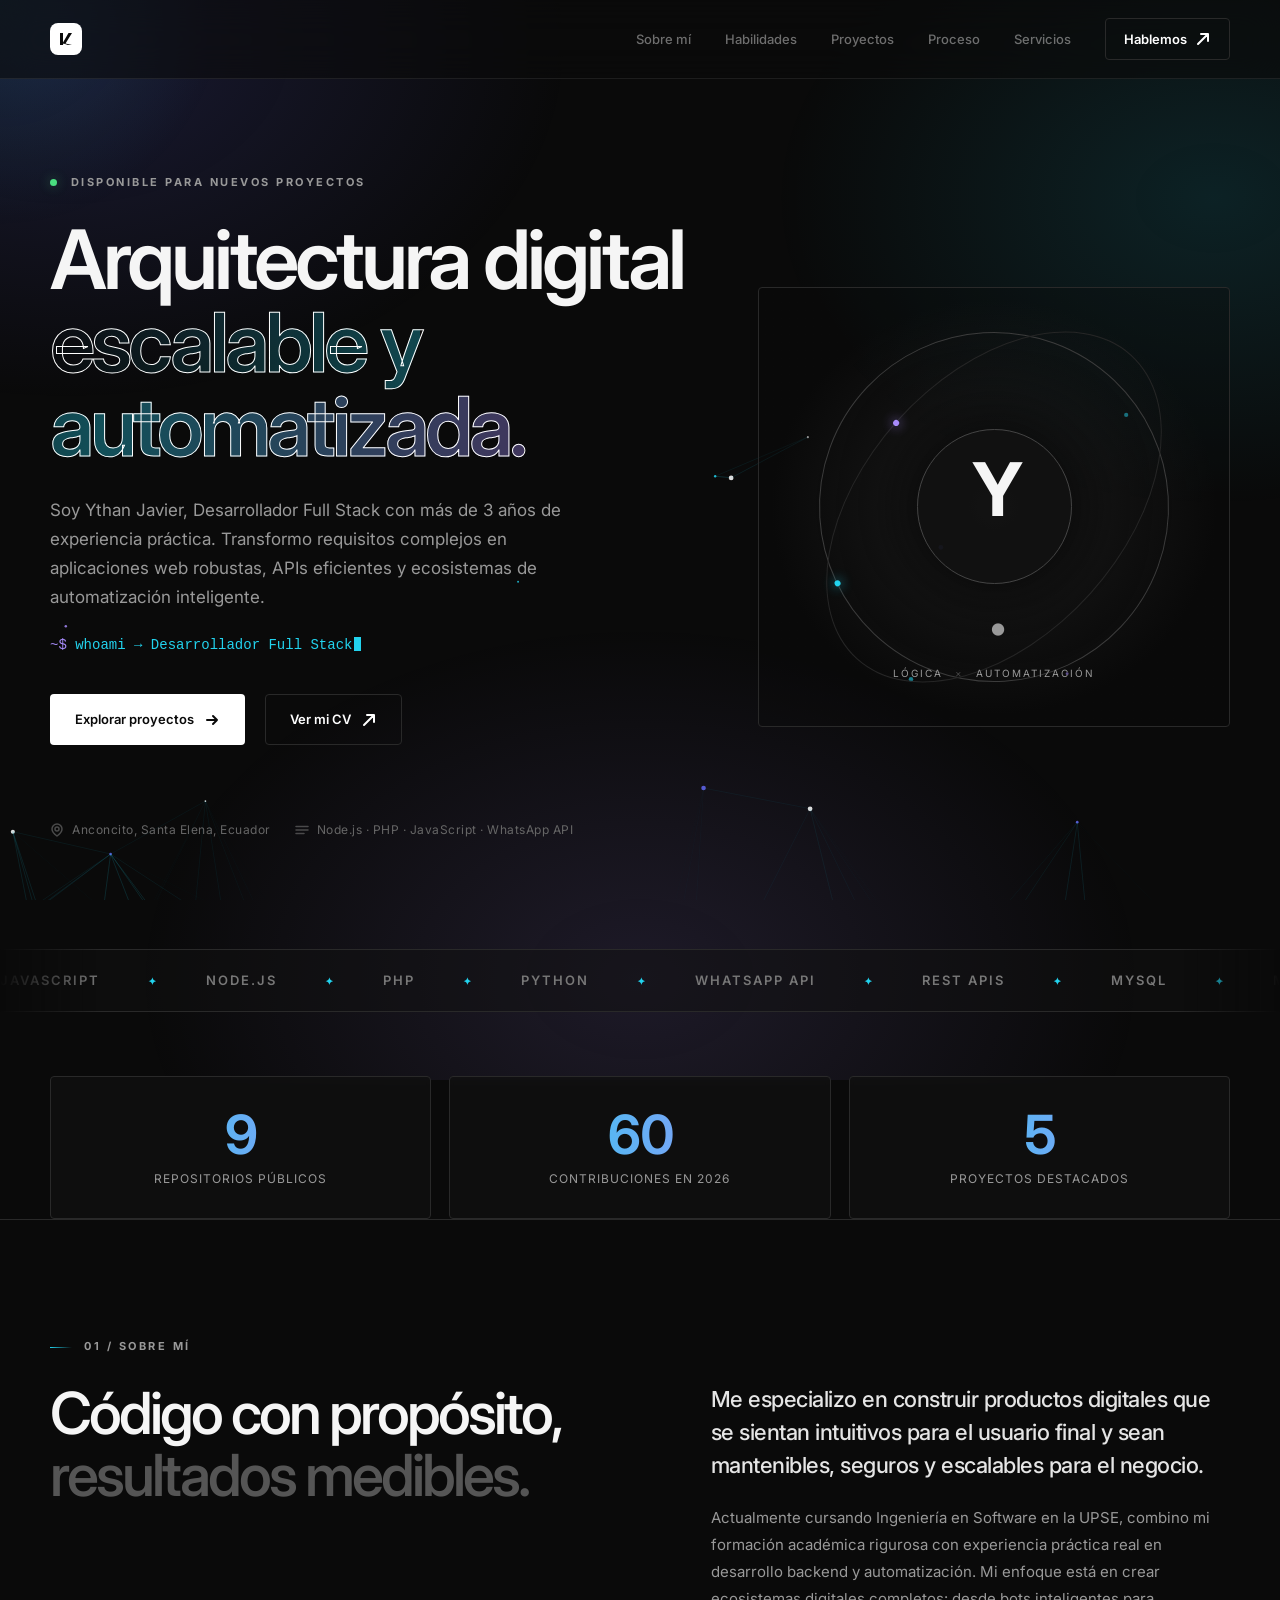
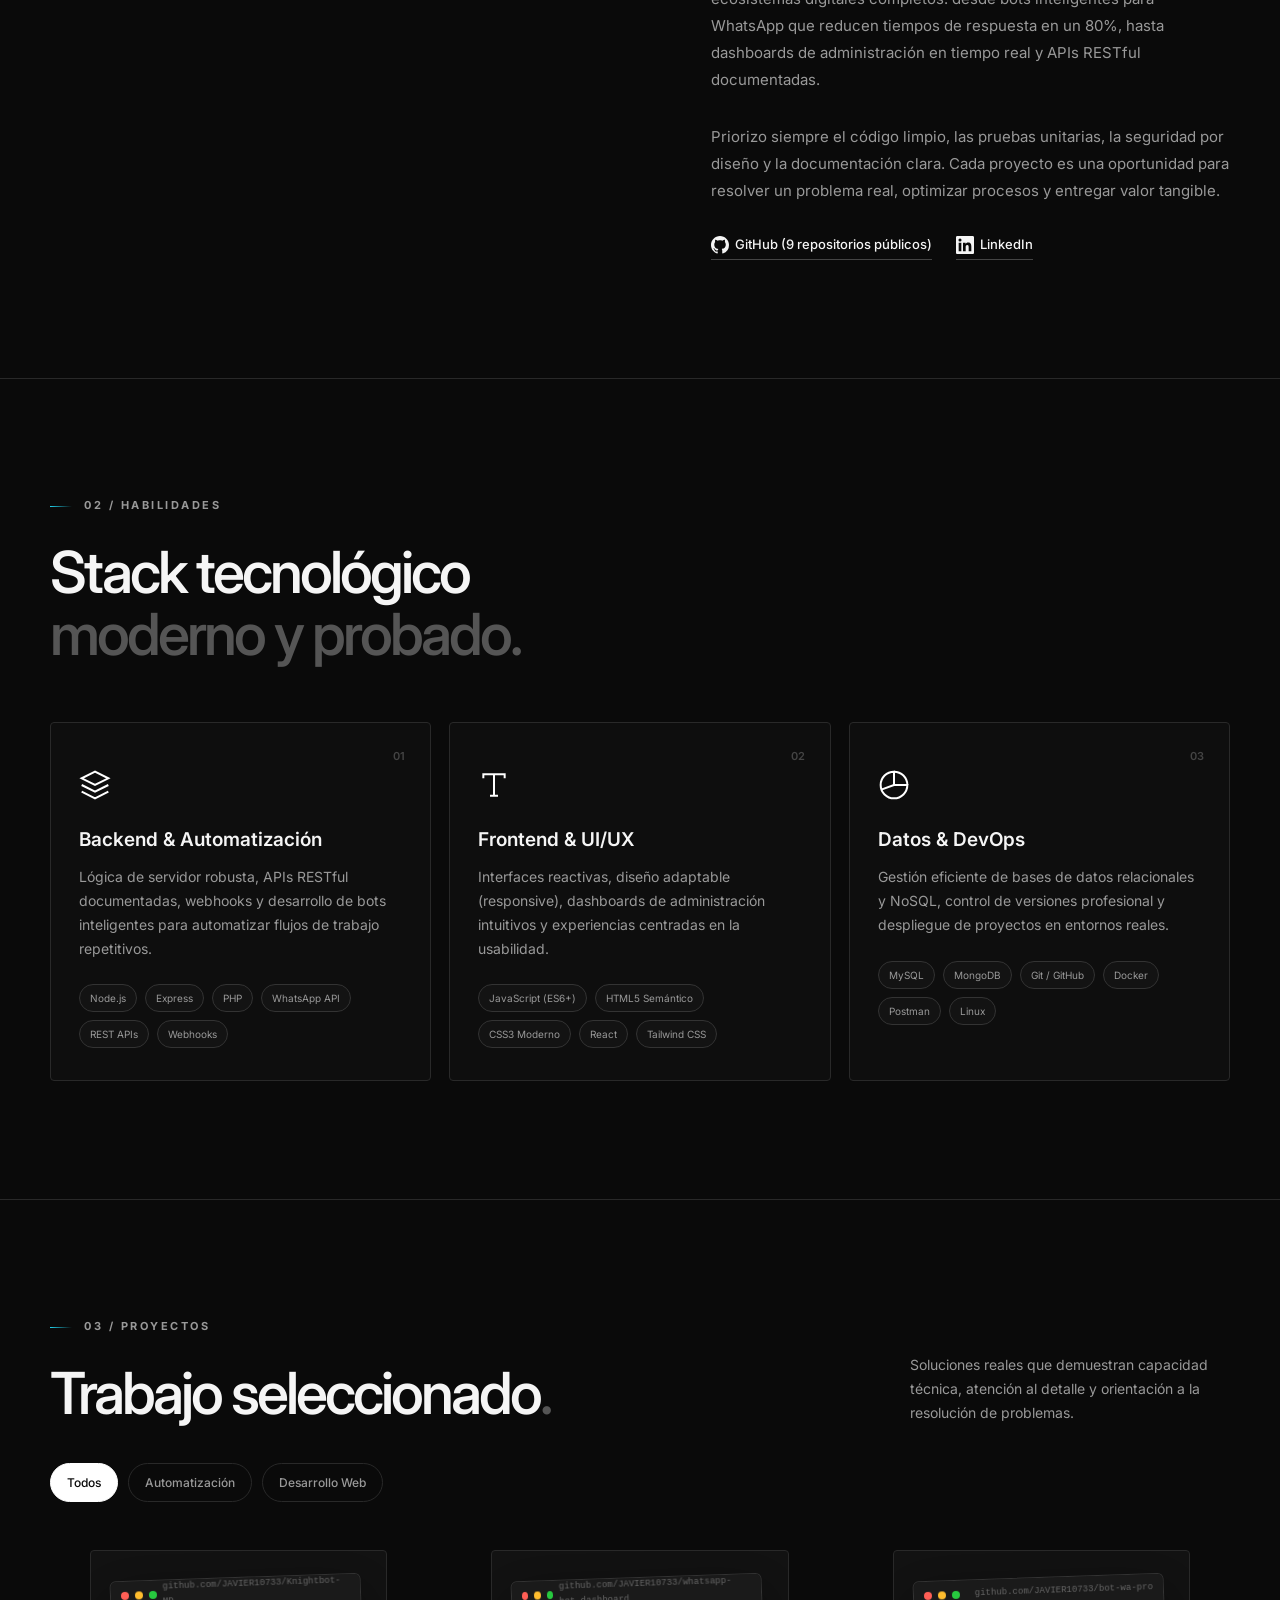
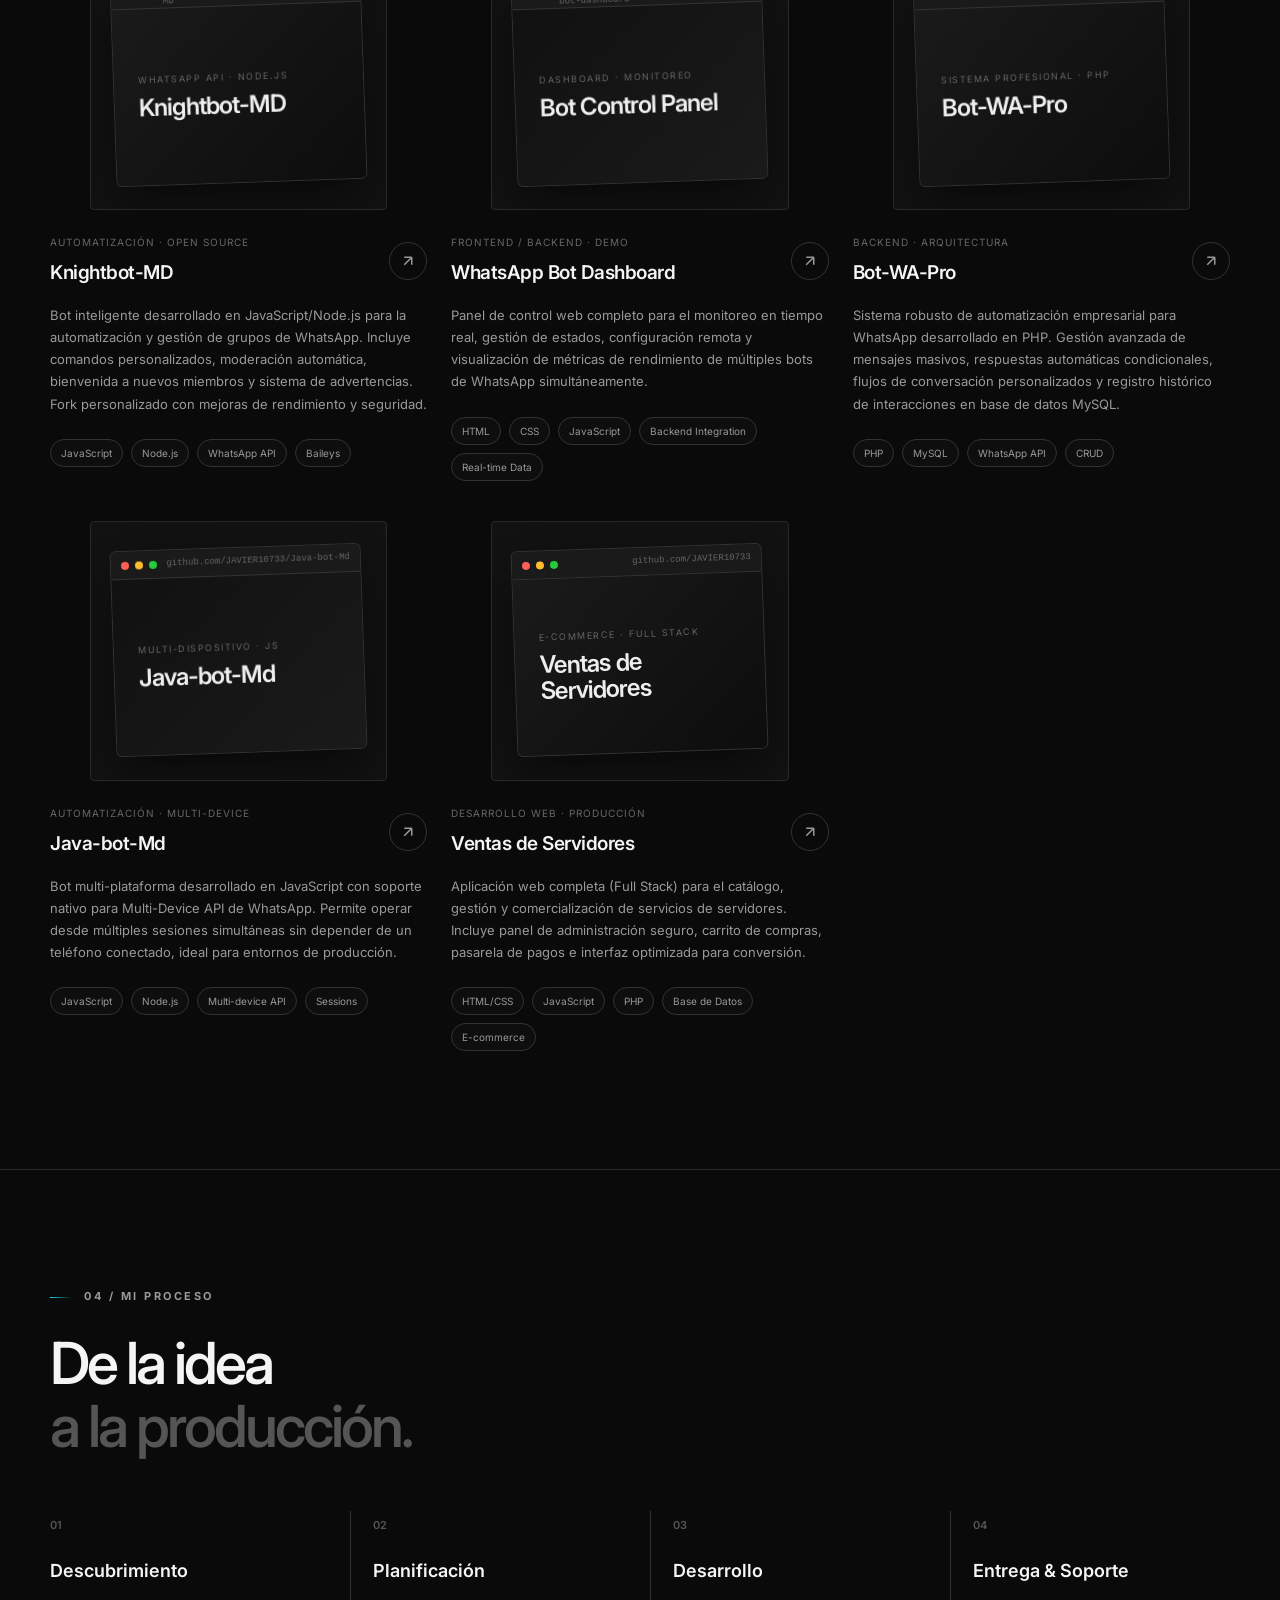
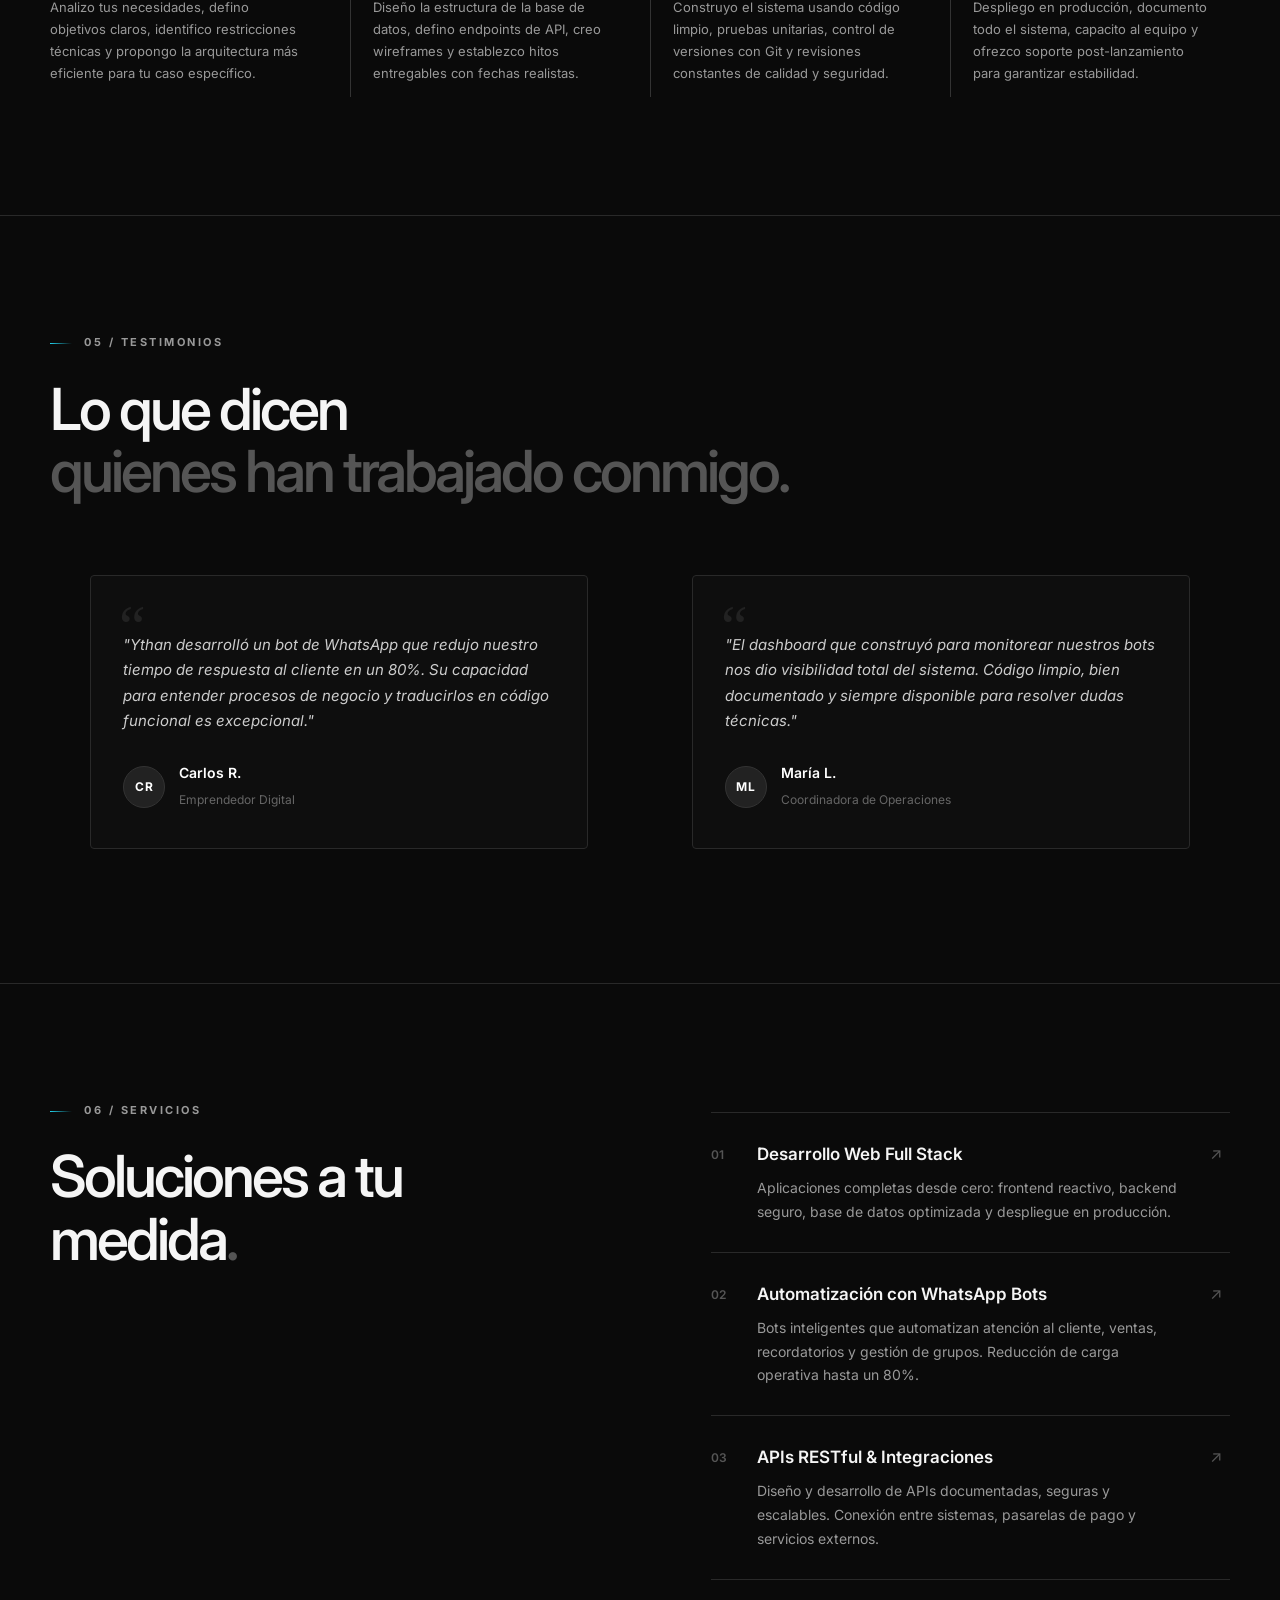
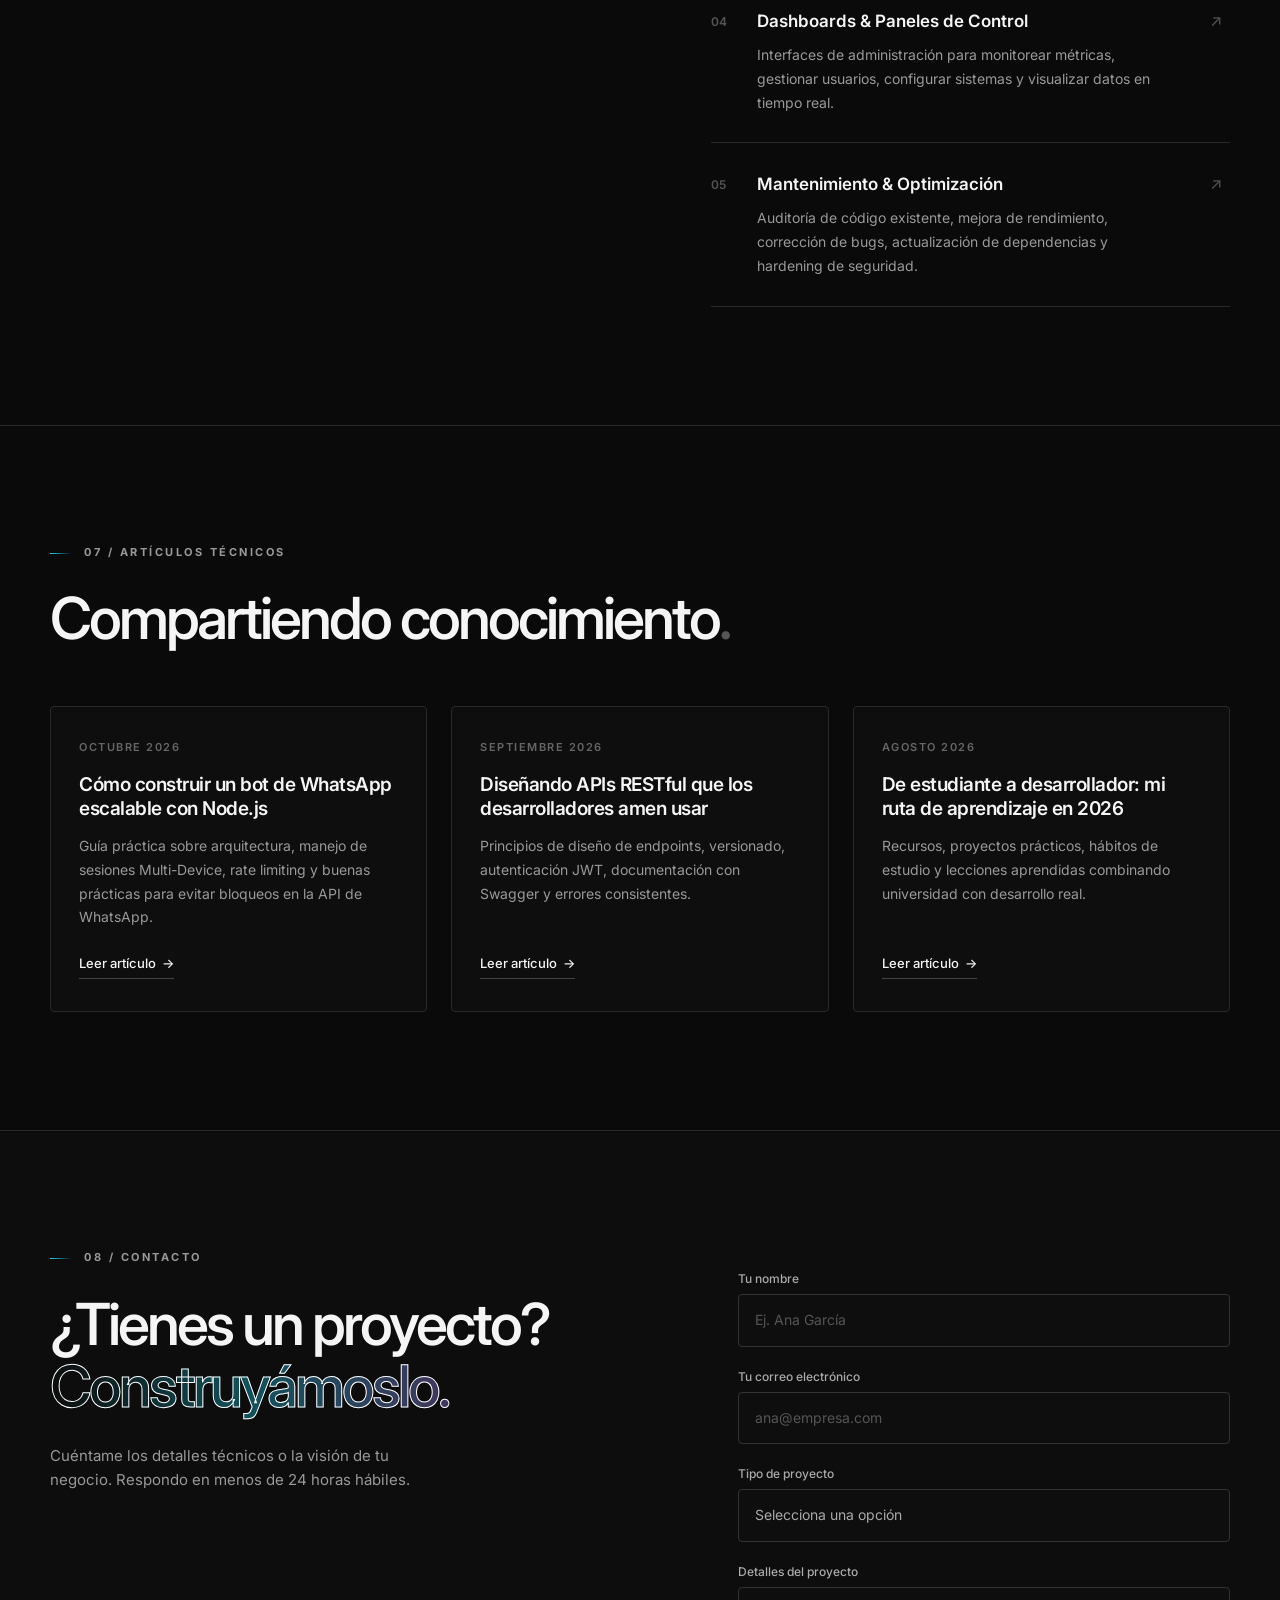
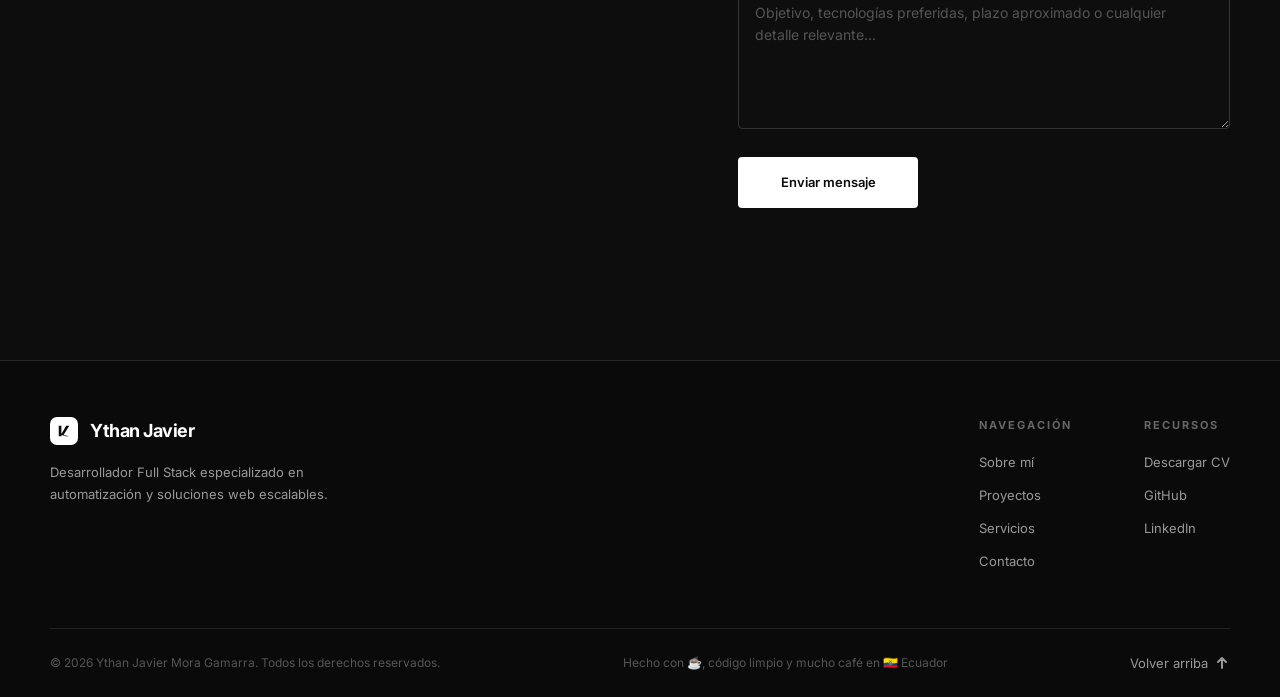
<file: index.html>
<!doctype html>
<html lang="es-EC" class="scroll-smooth">
<head>
  <meta charset="utf-8">
  <meta name="viewport" content="width=device-width, initial-scale=1.0, viewport-fit=cover">
  <meta name="theme-color" content="#0a0a0a">
  <meta name="color-scheme" content="dark light">
  
  <!-- SEO Avanzado -->
  <title>Ythan Javier | Desarrollador Full Stack & Especialista en Automatización</title>
  <meta name="description" content="Portafolio profesional de Ythan Javier Mora Gamarra. Desarrollador Full Stack con +3 años de experiencia en Node.js, PHP y automatización de WhatsApp Bots. Soluciones web escalables desde Ecuador.">
  <meta name="keywords" content="Desarrollador Full Stack, WhatsApp Bot, Node.js, PHP, JavaScript, Ecuador, Portafolio Web, Ythan Javier, Automatización, Backend">
  <meta name="author" content="Ythan Javier Mora Gamarra">
  <link rel="canonical" href="https://portafolio-javier.netlify.app/">

  <!-- Open Graph / LinkedIn / Facebook -->
  <meta property="og:type" content="website">
  <meta property="og:url" content="https://portafolio-javier.netlify.app/">
  <meta property="og:title" content="Ythan Javier | Desarrollador Full Stack & Especialista en Automatización">
  <meta property="og:description" content="Transformo ideas complejas en soluciones digitales escalables. Especializado en Backend, APIs RESTful y ecosistemas de automatización con WhatsApp.">
  <meta property="og:image" content="https://portafolio-javier.netlify.app/assets/images/og-preview.jpg">
  <meta property="og:locale" content="es_EC">

  <!-- Twitter Card -->
  <meta name="twitter:card" content="summary_large_image">
  <meta name="twitter:title" content="Ythan Javier | Desarrollador Full Stack">
  <meta name="twitter:description" content="Desarrollo web profesional y automatización inteligente.">
  <meta name="twitter:image" content="https://portafolio-javier.netlify.app/assets/images/og-preview.jpg">

  <!-- Rendimiento y Fuentes -->
  <link rel="preconnect" href="https://fonts.googleapis.com">
  <link rel="preconnect" href="https://fonts.gstatic.com" crossorigin>
  <link href="https://fonts.googleapis.com/css2?family=Inter:wght@400;500;600;700;800&display=swap" rel="stylesheet">
  <link rel="preload" href="css/style.css" as="style">
  <link rel="stylesheet" href="css/style.css">
  <link rel="stylesheet" href="css/mejoras.css">

  <link rel="icon" href="assets/favicon.svg" type="image/svg+xml">
  <link rel="apple-touch-icon" href="assets/icons/apple-touch-icon.png">

  <!-- Datos Estructurados (JSON-LD) para Google -->
  <script type="application/ld+json">
  {
    "@context": "https://schema.org",
    "@type": "Person",
    "name": "Ythan Javier Mora Gamarra",
    "jobTitle": "Desarrollador Full Stack & Especialista en Automatización",
    "url": "https://portafolio-javier.netlify.app/",
    "email": "ythanjavier6@gmail.com",
    "telephone": "+593-97-983-2977",
    "address": {
      "@type": "PostalAddress",
      "addressLocality": "Anconcito",
      "addressRegion": "Santa Elena",
      "addressCountry": "EC"
    },
    "sameAs": [
      "https://github.com/JAVIER10733",
      "https://www.linkedin.com/in/ythan-javier-3664b032b/"
    ],
    "knowsAbout": ["JavaScript", "Node.js", "PHP", "HTML5", "CSS3", "WhatsApp API", "MySQL", "MongoDB", "Git", "REST APIs", "Automatización"]
  }
  </script>

  <script src="js/main.js" defer></script>
</head>
<body>
  <a class="skip-link" href="#contenido">Saltar al contenido principal</a>

  <!-- HEADER -->
  <header class="site-header" id="inicio">
    <div class="container nav-wrap">
      <a class="brand" href="#inicio" aria-label="Ythan Javier Developer, ir al inicio">
        <svg width="32" height="32" viewBox="0 0 32 32" fill="none" xmlns="http://www.w3.org/2000/svg" aria-hidden="true">
          <rect width="32" height="32" rx="8" fill="currentColor"/>
          <path d="M10 22V10H13V19.5L18.5 10H22L15.5 20.5L22 22H18L13.5 20.5L13 21.5V22H10Z" fill="#0a0a0a"/>
        </svg>
        <span class="sr-only">Ythan Javier Developer</span>
      </a>
      
      <button class="menu-toggle" type="button" aria-expanded="false" aria-controls="nav-menu" aria-label="Abrir menú de navegación">
        <span class="hamburger-box"><span class="hamburger-inner"></span></span>
      </button>

      <nav class="nav-menu" id="nav-menu" aria-label="Navegación principal">
        <a href="#sobre-mi">Sobre mí</a>
        <a href="#habilidades">Habilidades</a>
        <a href="#proyectos">Proyectos</a>
        <a href="#proceso">Proceso</a>
        <a href="#servicios">Servicios</a>
        <a href="#contacto" class="nav-cta">
          Hablemos 
          <svg width="16" height="16" viewBox="0 0 16 16" fill="none" aria-hidden="true"><path d="M3 13L13 3M13 3H6M13 3V10" stroke="currentColor" stroke-width="2" stroke-linecap="round" stroke-linejoin="round"/></svg>
        </a>
      </nav>
    </div>
  </header>

  <main id="contenido">
    <!-- HERO SECTION -->
    <section class="hero section container">
      <div class="hero-copy reveal">
        <p class="eyebrow">
          <span class="status-dot" aria-hidden="true"></span> 
          DISPONIBLE PARA NUEVOS PROYECTOS
        </p>
        <h1>Arquitectura digital<br><span class="outline-text">escalable y automatizada.</span></h1>
        <p class="hero-lead">Soy Ythan Javier, Desarrollador Full Stack con más de 3 años de experiencia práctica. Transformo requisitos complejos en aplicaciones web robustas, APIs eficientes y ecosistemas de automatización inteligente.</p>
        <div class="hero-actions">
          <a class="button button-primary" href="#proyectos">
            Explorar proyectos
            <svg width="16" height="16" viewBox="0 0 16 16" fill="none" aria-hidden="true"><path d="M3 8H13M13 8L9 4M13 8L9 12" stroke="currentColor" stroke-width="2" stroke-linecap="round" stroke-linejoin="round"/></svg>
          </a>
          <a class="button button-secondary" href="cv.html" target="_blank" rel="noopener noreferrer">
            Ver mi CV
            <svg width="16" height="16" viewBox="0 0 16 16" fill="none" aria-hidden="true"><path d="M3 13L13 3M13 3H6M13 3V10" stroke="currentColor" stroke-width="2" stroke-linecap="round" stroke-linejoin="round"/></svg>
          </a>
        </div>
        <div class="hero-meta">
          <span class="meta-item">
            <svg width="14" height="14" viewBox="0 0 14 14" fill="none" aria-hidden="true"><path d="M7 1C4.23858 1 2 3.23858 2 6C2 9.5 7 13 7 13C7 13 12 9.5 12 6C12 3.23858 9.76142 1 7 1Z" stroke="currentColor" stroke-width="1.5"/><circle cx="7" cy="6" r="2" stroke="currentColor" stroke-width="1.5"/></svg>
            Anconcito, Santa Elena, Ecuador
          </span>
          <span class="meta-item">
            <svg width="14" height="14" viewBox="0 0 14 14" fill="none" aria-hidden="true"><path d="M1 3.5H13M1 7H13M1 10.5H9" stroke="currentColor" stroke-width="1.5" stroke-linecap="round"/></svg>
            Node.js · PHP · JavaScript · WhatsApp API
          </span>
        </div>
      </div>
      
      <div class="hero-art reveal" aria-hidden="true">
        <div class="art-orbit orbit-one"></div>
        <div class="art-orbit orbit-two"></div>
        <div class="art-core">Y<span>.</span></div>
        <div class="art-caption"><span>LÓGICA</span><span>×</span><span>AUTOMATIZACIÓN</span></div>
      </div>
    </section>

    <!-- SOBRE MÍ -->
    <section class="section section-border" id="sobre-mi">
      <div class="container split-layout">
        <div class="section-heading reveal">
          <p class="eyebrow">01 / SOBRE MÍ</p>
          <h2>Código con propósito,<br><span class="muted">resultados medibles.</span></h2>
        </div>
        <div class="about-content reveal">
          <p class="large-copy">Me especializo en construir productos digitales que se sientan intuitivos para el usuario final y sean mantenibles, seguros y escalables para el negocio.</p>
          <p>Actualmente cursando Ingeniería en Software en la UPSE, combino mi formación académica rigurosa con experiencia práctica real en desarrollo backend y automatización. Mi enfoque está en crear ecosistemas digitales completos: desde bots inteligentes para WhatsApp que reducen tiempos de respuesta en un 80%, hasta dashboards de administración en tiempo real y APIs RESTful documentadas.</p>
          <p>Priorizo siempre el código limpio, las pruebas unitarias, la seguridad por diseño y la documentación clara. Cada proyecto es una oportunidad para resolver un problema real, optimizar procesos y entregar valor tangible.</p>
          <div class="about-links">
            <a class="underlined-link" href="https://github.com/JAVIER10733" target="_blank" rel="noopener noreferrer">
              <svg width="18" height="18" viewBox="0 0 24 24" fill="currentColor" aria-hidden="true"><path d="M12 0C5.37 0 0 5.37 0 12c0 5.31 3.435 9.795 8.205 11.385.6.105.825-.255.825-.57 0-.285-.015-1.23-.015-2.235-3.015.555-3.795-.735-4.035-1.41-.135-.345-.72-1.41-1.23-1.695-.42-.225-1.02-.78-.015-.795.945-.015 1.62.87 1.845 1.23 1.08 1.815 2.805 1.305 3.495.99.105-.78.42-1.305.765-1.605-2.67-.3-5.46-1.335-5.46-5.925 0-1.305.465-2.385 1.23-3.225-.12-.3-.54-1.53.12-3.18 0 0 1.005-.315 3.3 1.23.96-.27 1.98-.405 3-.405s2.04.135 3 .405c2.295-1.56 3.3-1.23 3.3-1.23.66 1.65.24 2.88.12 3.18.765.84 1.23 1.905 1.23 3.225 0 4.605-2.805 5.625-5.475 5.925.435.375.81 1.095.81 2.22 0 1.605-.015 2.895-.015 3.3 0 .315.225.69.825.57A12.02 12.02 0 0024 12c0-6.63-5.37-12-12-12z"/></svg>
              GitHub (9 repositorios públicos)
            </a>
            <a class="underlined-link" href="https://linkedin.com/in/ythan-javier-3664b032b/" target="_blank" rel="noopener noreferrer">
              <svg width="18" height="18" viewBox="0 0 24 24" fill="currentColor" aria-hidden="true"><path d="M20.447 20.452h-3.554v-5.569c0-1.328-.027-3.037-1.852-3.037-1.853 0-2.136 1.445-2.136 2.939v5.667H9.351V9h3.414v1.561h.046c.477-.9 1.637-1.85 3.37-1.85 3.601 0 4.267 2.37 4.267 5.455v6.286zM5.337 7.433a2.062 2.062 0 01-2.063-2.065 2.064 2.064 0 112.063 2.065zm1.782 13.019H3.555V9h3.564v11.452zM22.225 0H1.771C.792 0 0 .774 0 1.729v20.542C0 23.227.792 24 1.771 24h20.451C23.2 24 24 23.227 24 22.271V1.729C24 .774 23.2 0 22.222 0h.003z"/></svg>
              LinkedIn
            </a>
          </div>
        </div>
      </div>
    </section>

    <!-- HABILIDADES -->
    <section class="section section-border" id="habilidades">
      <div class="container">
        <div class="section-heading reveal">
          <p class="eyebrow">02 / HABILIDADES</p>
          <h2>Stack tecnológico<br><span class="muted">moderno y probado.</span></h2>
        </div>
        <div class="skills-grid">
          <article class="skill-card reveal">
            <span class="skill-number">01</span>
            <div class="skill-icon">
              <svg width="32" height="32" viewBox="0 0 24 24" fill="none" stroke="currentColor" stroke-width="1.5"><path d="M12 2L2 7l10 5 10-5-10-5zM2 17l10 5 10-5M2 12l10 5 10-5"/></svg>
            </div>
            <h3>Backend & Automatización</h3>
            <p>Lógica de servidor robusta, APIs RESTful documentadas, webhooks y desarrollo de bots inteligentes para automatizar flujos de trabajo repetitivos.</p>
            <div class="skill-tags"><span>Node.js</span><span>Express</span><span>PHP</span><span>WhatsApp API</span><span>REST APIs</span><span>Webhooks</span></div>
          </article>
          <article class="skill-card reveal">
            <span class="skill-number">02</span>
            <div class="skill-icon">
              <svg width="32" height="32" viewBox="0 0 24 24" fill="none" stroke="currentColor" stroke-width="1.5"><path d="M4 7V4h16v3M9 20h6M12 4v16"/></svg>
            </div>
            <h3>Frontend & UI/UX</h3>
            <p>Interfaces reactivas, diseño adaptable (responsive), dashboards de administración intuitivos y experiencias centradas en la usabilidad.</p>
            <div class="skill-tags"><span>JavaScript (ES6+)</span><span>HTML5 Semántico</span><span>CSS3 Moderno</span><span>React</span><span>Tailwind CSS</span></div>
          </article>
          <article class="skill-card reveal">
            <span class="skill-number">03</span>
            <div class="skill-icon">
              <svg width="32" height="32" viewBox="0 0 24 24" fill="none" stroke="currentColor" stroke-width="1.5"><path d="M12 2a10 10 0 1 0 10 10H12V2z"/><path d="M12 2a10 10 0 0 1 10 10"/><path d="M12 12L2.5 15.5"/></svg>
            </div>
            <h3>Datos & DevOps</h3>
            <p>Gestión eficiente de bases de datos relacionales y NoSQL, control de versiones profesional y despliegue de proyectos en entornos reales.</p>
            <div class="skill-tags"><span>MySQL</span><span>MongoDB</span><span>Git / GitHub</span><span>Docker</span><span>Postman</span><span>Linux</span></div>
          </article>
        </div>
      </div>
    </section>

    <!-- PROYECTOS -->
    <section class="section section-border" id="proyectos">
      <div class="container">
        <div class="section-topline reveal">
          <div class="section-heading">
            <p class="eyebrow">03 / PROYECTOS</p>
            <h2>Trabajo seleccionado<span class="muted">.</span></h2>
          </div>
          <p class="section-intro">Soluciones reales que demuestran capacidad técnica, atención al detalle y orientación a la resolución de problemas.</p>
        </div>
        
        <div class="project-toolbar reveal" role="group" aria-label="Filtrar proyectos">
          <button class="filter-button is-active" type="button" data-filter="todos" aria-pressed="true">Todos</button>
          <button class="filter-button" type="button" data-filter="automatizacion" aria-pressed="false">Automatización</button>
          <button class="filter-button" type="button" data-filter="web" aria-pressed="false">Desarrollo Web</button>
        </div>

        <div class="projects-grid" id="projects-grid">
          <!-- Proyecto 1 -->
          <article class="project-card reveal" data-category="automatizacion">
            <figure class="project-visual">
              <div class="browser-frame">
                <div class="browser-bar"><span class="dot red"></span><span class="dot yellow"></span><span class="dot green"></span><span class="url">github.com/JAVIER10733/Knightbot-MD</span></div>
                <div class="browser-content placeholder-bg">
                  <span class="mini-label">WHATSAPP API · NODE.JS</span>
                  <h4>Knightbot-MD</h4>
                </div>
              </div>
            </figure>
            <div class="project-info">
              <div>
                <p class="project-type">AUTOMATIZACIÓN · OPEN SOURCE</p>
                <h3>Knightbot-MD</h3>
              </div>
              <a class="circle-link" href="https://github.com/JAVIER10733/Knightbot-MD" target="_blank" rel="noopener noreferrer" aria-label="Ver repositorio de Knightbot-MD">
                <svg width="20" height="20" viewBox="0 0 24 24" fill="none" stroke="currentColor" stroke-width="2"><path d="M7 17L17 7M17 7H7M17 7V17"/></svg>
              </a>
            </div>
            <p class="project-description">Bot inteligente desarrollado en JavaScript/Node.js para la automatización y gestión de grupos de WhatsApp. Incluye comandos personalizados, moderación automática, bienvenida a nuevos miembros y sistema de advertencias. Fork personalizado con mejoras de rendimiento y seguridad.</p>
            <div class="project-tags"><span>JavaScript</span><span>Node.js</span><span>WhatsApp API</span><span>Baileys</span></div>
          </article>

          <!-- Proyecto 2 -->
          <article class="project-card reveal" data-category="web">
            <figure class="project-visual">
              <div class="browser-frame">
                <div class="browser-bar"><span class="dot red"></span><span class="dot yellow"></span><span class="dot green"></span><span class="url">github.com/JAVIER10733/whatsapp-bot-dashboard</span></div>
                <div class="browser-content placeholder-bg-alt">
                  <span class="mini-label">DASHBOARD · MONITOREO</span>
                  <h4>Bot Control Panel</h4>
                </div>
              </div>
            </figure>
            <div class="project-info">
              <div>
                <p class="project-type">FRONTEND / BACKEND · DEMO</p>
                <h3>WhatsApp Bot Dashboard</h3>
              </div>
              <a class="circle-link" href="https://github.com/JAVIER10733/whatsapp-bot-dashboard" target="_blank" rel="noopener noreferrer" aria-label="Ver repositorio del Dashboard">
                <svg width="20" height="20" viewBox="0 0 24 24" fill="none" stroke="currentColor" stroke-width="2"><path d="M7 17L17 7M17 7H7M17 7V17"/></svg>
              </a>
            </div>
            <p class="project-description">Panel de control web completo para el monitoreo en tiempo real, gestión de estados, configuración remota y visualización de métricas de rendimiento de múltiples bots de WhatsApp simultáneamente.</p>
            <div class="project-tags"><span>HTML</span><span>CSS</span><span>JavaScript</span><span>Backend Integration</span><span>Real-time Data</span></div>
          </article>

          <!-- Proyecto 3 -->
          <article class="project-card reveal" data-category="automatizacion">
            <figure class="project-visual">
              <div class="browser-frame">
                <div class="browser-bar"><span class="dot red"></span><span class="dot yellow"></span><span class="dot green"></span><span class="url">github.com/JAVIER10733/bot-wa-pro</span></div>
                <div class="browser-content placeholder-bg">
                  <span class="mini-label">SISTEMA PROFESIONAL · PHP</span>
                  <h4>Bot-WA-Pro</h4>
                </div>
              </div>
            </figure>
            <div class="project-info">
              <div>
                <p class="project-type">BACKEND · ARQUITECTURA</p>
                <h3>Bot-WA-Pro</h3>
              </div>
              <a class="circle-link" href="https://github.com/JAVIER10733/bot-wa-pro" target="_blank" rel="noopener noreferrer" aria-label="Ver repositorio de Bot-WA-Pro">
                <svg width="20" height="20" viewBox="0 0 24 24" fill="none" stroke="currentColor" stroke-width="2"><path d="M7 17L17 7M17 7H7M17 7V17"/></svg>
              </a>
            </div>
            <p class="project-description">Sistema robusto de automatización empresarial para WhatsApp desarrollado en PHP. Gestión avanzada de mensajes masivos, respuestas automáticas condicionales, flujos de conversación personalizados y registro histórico de interacciones en base de datos MySQL.</p>
            <div class="project-tags"><span>PHP</span><span>MySQL</span><span>WhatsApp API</span><span>CRUD</span></div>
          </article>

          <!-- Proyecto 4 -->
          <article class="project-card reveal" data-category="automatizacion">
            <figure class="project-visual">
              <div class="browser-frame">
                <div class="browser-bar"><span class="dot red"></span><span class="dot yellow"></span><span class="dot green"></span><span class="url">github.com/JAVIER10733/Java-bot-Md</span></div>
                <div class="browser-content placeholder-bg-alt">
                  <span class="mini-label">MULTI-DISPOSITIVO · JS</span>
                  <h4>Java-bot-Md</h4>
                </div>
              </div>
            </figure>
            <div class="project-info">
              <div>
                <p class="project-type">AUTOMATIZACIÓN · MULTI-DEVICE</p>
                <h3>Java-bot-Md</h3>
              </div>
              <a class="circle-link" href="https://github.com/JAVIER10733/Java-bot-Md" target="_blank" rel="noopener noreferrer" aria-label="Ver repositorio de Java-bot-Md">
                <svg width="20" height="20" viewBox="0 0 24 24" fill="none" stroke="currentColor" stroke-width="2"><path d="M7 17L17 7M17 7H7M17 7V17"/></svg>
              </a>
            </div>
            <p class="project-description">Bot multi-plataforma desarrollado en JavaScript con soporte nativo para Multi-Device API de WhatsApp. Permite operar desde múltiples sesiones simultáneas sin depender de un teléfono conectado, ideal para entornos de producción.</p>
            <div class="project-tags"><span>JavaScript</span><span>Node.js</span><span>Multi-device API</span><span>Sessions</span></div>
          </article>

          <!-- Proyecto 5 -->
          <article class="project-card reveal" data-category="web">
            <figure class="project-visual">
              <div class="browser-frame">
                <div class="browser-bar"><span class="dot red"></span><span class="dot yellow"></span><span class="dot green"></span><span class="url">github.com/JAVIER10733</span></div>
                <div class="browser-content placeholder-bg">
                  <span class="mini-label">E-COMMERCE · FULL STACK</span>
                  <h4>Ventas de Servidores</h4>
                </div>
              </div>
            </figure>
            <div class="project-info">
              <div>
                <p class="project-type">DESARROLLO WEB · PRODUCCIÓN</p>
                <h3>Ventas de Servidores</h3>
              </div>
              <a class="circle-link" href="https://github.com/JAVIER10733" target="_blank" rel="noopener noreferrer" aria-label="Ver repositorio de Ventas de Servidores">
                <svg width="20" height="20" viewBox="0 0 24 24" fill="none" stroke="currentColor" stroke-width="2"><path d="M7 17L17 7M17 7H7M17 7V17"/></svg>
              </a>
            </div>
            <p class="project-description">Aplicación web completa (Full Stack) para el catálogo, gestión y comercialización de servicios de servidores. Incluye panel de administración seguro, carrito de compras, pasarela de pagos e interfaz optimizada para conversión.</p>
            <div class="project-tags"><span>HTML/CSS</span><span>JavaScript</span><span>PHP</span><span>Base de Datos</span><span>E-commerce</span></div>
          </article>
        </div>
      </div>
    </section>

    <!-- PROCESO DE TRABAJO (NUEVA SECCIÓN PROFESIONAL) -->
    <section class="section section-border" id="proceso">
      <div class="container">
        <div class="section-heading reveal">
          <p class="eyebrow">04 / MI PROCESO</p>
          <h2>De la idea<br><span class="muted">a la producción.</span></h2>
        </div>
        <div class="process-grid">
          <article class="process-step reveal">
            <span>01</span>
            <h3>Descubrimiento</h3>
            <p>Analizo tus necesidades, defino objetivos claros, identifico restricciones técnicas y propongo la arquitectura más eficiente para tu caso específico.</p>
          </article>
          <article class="process-step reveal">
            <span>02</span>
            <h3>Planificación</h3>
            <p>Diseño la estructura de la base de datos, defino endpoints de API, creo wireframes y establezco hitos entregables con fechas realistas.</p>
          </article>
          <article class="process-step reveal">
            <span>03</span>
            <h3>Desarrollo</h3>
            <p>Construyo el sistema usando código limpio, pruebas unitarias, control de versiones con Git y revisiones constantes de calidad y seguridad.</p>
          </article>
          <article class="process-step reveal">
            <span>04</span>
            <h3>Entrega & Soporte</h3>
            <p>Despliego en producción, documento todo el sistema, capacito al equipo y ofrezco soporte post-lanzamiento para garantizar estabilidad.</p>
          </article>
        </div>
      </div>
    </section>

    <!-- TESTIMONIOS (NUEVA SECCIÓN DE CREDIBILIDAD) -->
    <section class="section section-border" id="testimonios">
      <div class="container">
        <div class="section-heading reveal">
          <p class="eyebrow">05 / TESTIMONIOS</p>
          <h2>Lo que dicen<br><span class="muted">quienes han trabajado conmigo.</span></h2>
        </div>
        <div class="testimonials-grid">
          <blockquote class="testimonial-card reveal">
            <p class="testimonial-text">"Ythan desarrolló un bot de WhatsApp que redujo nuestro tiempo de respuesta al cliente en un 80%. Su capacidad para entender procesos de negocio y traducirlos en código funcional es excepcional."</p>
            <footer class="testimonial-author">
              <div class="author-avatar" aria-hidden="true">CR</div>
              <div>
                <cite>Carlos R.</cite>
                <span>Emprendedor Digital</span>
              </div>
            </footer>
          </blockquote>
          <blockquote class="testimonial-card reveal">
            <p class="testimonial-text">"El dashboard que construyó para monitorear nuestros bots nos dio visibilidad total del sistema. Código limpio, bien documentado y siempre disponible para resolver dudas técnicas."</p>
            <footer class="testimonial-author">
              <div class="author-avatar" aria-hidden="true">ML</div>
              <div>
                <cite>María L.</cite>
                <span>Coordinadora de Operaciones</span>
              </div>
            </footer>
          </blockquote>
        </div>
      </div>
    </section>

    <!-- SERVICIOS -->
    <section class="section section-border" id="servicios">
      <div class="container split-layout">
        <div class="section-heading reveal">
          <p class="eyebrow">06 / SERVICIOS</p>
          <h2>Soluciones a tu medida<span class="muted">.</span></h2>
        </div>
        <div class="service-list reveal">
          <article class="service-item">
            <span>01</span>
            <div>
              <h3>Desarrollo Web Full Stack</h3>
              <p>Aplicaciones completas desde cero: frontend reactivo, backend seguro, base de datos optimizada y despliegue en producción.</p>
            </div>
            <span class="service-arrow" aria-hidden="true">↗</span>
          </article>
          <article class="service-item">
            <span>02</span>
            <div>
              <h3>Automatización con WhatsApp Bots</h3>
              <p>Bots inteligentes que automatizan atención al cliente, ventas, recordatorios y gestión de grupos. Reducción de carga operativa hasta un 80%.</p>
            </div>
            <span class="service-arrow" aria-hidden="true">↗</span>
          </article>
          <article class="service-item">
            <span>03</span>
            <div>
              <h3>APIs RESTful & Integraciones</h3>
              <p>Diseño y desarrollo de APIs documentadas, seguras y escalables. Conexión entre sistemas, pasarelas de pago y servicios externos.</p>
            </div>
            <span class="service-arrow" aria-hidden="true">↗</span>
          </article>
          <article class="service-item">
            <span>04</span>
            <div>
              <h3>Dashboards & Paneles de Control</h3>
              <p>Interfaces de administración para monitorear métricas, gestionar usuarios, configurar sistemas y visualizar datos en tiempo real.</p>
            </div>
            <span class="service-arrow" aria-hidden="true">↗</span>
          </article>
          <article class="service-item">
            <span>05</span>
            <div>
              <h3>Mantenimiento & Optimización</h3>
              <p>Auditoría de código existente, mejora de rendimiento, corrección de bugs, actualización de dependencias y hardening de seguridad.</p>
            </div>
            <span class="service-arrow" aria-hidden="true">↗</span>
          </article>
        </div>
      </div>
    </section>

    <!-- BLOG / ARTÍCULOS TÉCNICOS (NUEVA SECCIÓN DE AUTORIDAD) -->
    <section class="section section-border" id="blog">
      <div class="container">
        <div class="section-heading reveal">
          <p class="eyebrow">07 / ARTÍCULOS TÉCNICOS</p>
          <h2>Compartiendo conocimiento<span class="muted">.</span></h2>
        </div>
        <div class="blog-grid">
          <article class="blog-card reveal">
            <span class="blog-date">Octubre 2026</span>
            <h3>Cómo construir un bot de WhatsApp escalable con Node.js</h3>
            <p>Guía práctica sobre arquitectura, manejo de sesiones Multi-Device, rate limiting y buenas prácticas para evitar bloqueos en la API de WhatsApp.</p>
            <a class="underlined-link" href="articulo/bot-whatsapp-nodejs.html" target="_blank" rel="noopener noreferrer">Leer artículo <span aria-hidden="true">→</span></a>
          </article>
          <article class="blog-card reveal">
            <span class="blog-date">Septiembre 2026</span>
            <h3>Diseñando APIs RESTful que los desarrolladores amen usar</h3>
            <p>Principios de diseño de endpoints, versionado, autenticación JWT, documentación con Swagger y errores consistentes.</p>
            <a class="underlined-link" href="articulo/articulo-2-apis-restful.html" target="_blank" rel="noopener noreferrer">Leer artículo <span aria-hidden="true">→</span></a>
          </article>
          <article class="blog-card reveal">
            <span class="blog-date">Agosto 2026</span>
            <h3>De estudiante a desarrollador: mi ruta de aprendizaje en 2026</h3>
            <p>Recursos, proyectos prácticos, hábitos de estudio y lecciones aprendidas combinando universidad con desarrollo real.</p>
            <a class="underlined-link" href="articulo/articulo-3-ruta-aprendizaje.html" target="_blank" rel="noopener noreferrer">Leer artículo <span aria-hidden="true">→</span></a>
          </article>
        </div>
      </div>
    </section>

    <!-- CONTACTO -->
    <section class="contact-section section" id="contacto">
      <div class="container contact-layout">
        <div class="reveal">
          <p class="eyebrow">08 / CONTACTO</p>
          <h2>¿Tienes un proyecto?<br><span class="outline-text">Construyámoslo.</span></h2>
          <p class="contact-lead">Cuéntame los detalles técnicos o la visión de tu negocio. Respondo en menos de 24 horas hábiles.</p>
          
          <div class="contact-direct">
          </div>
        </div>

        <!-- Formulario con Formspree -->
        <form class="contact-form reveal" id="contact-form" action="https://formspree.io/f/xwllozjj" method="POST">
          <input type="text" name="website_url" tabindex="-1" autocomplete="off" style="position: absolute; left: -9999px; opacity: 0;" aria-hidden="true">
          
          <div class="form-group">
            <label for="name">Tu nombre</label>
            <input id="name" name="name" type="text" autocomplete="name" minlength="2" maxlength="80" required placeholder="Ej. Ana García">
          </div>
          
          <div class="form-group">
            <label for="email">Tu correo electrónico</label>
            <input id="email" name="email" type="email" autocomplete="email" maxlength="120" required placeholder="ana@empresa.com">
          </div>
          
          <div class="form-group">
            <label for="subject">Tipo de proyecto</label>
            <select id="subject" name="subject" required>
              <option value="" disabled selected>Selecciona una opción</option>
              <option value="fullstack">Desarrollo de Aplicación Web</option>
              <option value="automatizacion">Automatización con Bots</option>
              <option value="api">API / Integración</option>
              <option value="dashboard">Dashboard / Panel de Control</option>
              <option value="mantenimiento">Mantenimiento / Optimización</option>
              <option value="otro">Otro</option>
            </select>
          </div>
          
          <div class="form-group">
            <label for="message">Detalles del proyecto</label>
            <textarea id="message" name="message" rows="5" minlength="10" maxlength="1500" required placeholder="Objetivo, tecnologías preferidas, plazo aproximado o cualquier detalle relevante..."></textarea>
          </div>
          
          <button class="button button-primary submit-button" type="submit">
            <span class="btn-text">Enviar mensaje</span>
            <span class="btn-loader" aria-hidden="true"></span>
          </button>
          
          <p class="form-status" id="form-status" role="status" aria-live="polite"></p>
        </form>
      </div>
    </section>
  </main>

  <!-- FOOTER ROBUSTO -->
  <footer class="site-footer">
    <div class="container footer-top">
      <div class="footer-brand">
        <a class="brand" href="#inicio" aria-label="Volver al inicio">
          <svg width="28" height="28" viewBox="0 0 32 32" fill="none" xmlns="http://www.w3.org/2000/svg" aria-hidden="true">
            <rect width="32" height="32" rx="8" fill="currentColor"/>
            <path d="M10 22V10H13V19.5L18.5 10H22L15.5 20.5L22 22H18L13.5 20.5L13 21.5V22H10Z" fill="#0a0a0a"/>
          </svg>
          <span>Ythan Javier</span>
        </a>
        <p>Desarrollador Full Stack especializado en automatización y soluciones web escalables.</p>
      </div>
      <div class="footer-links">
        <div class="footer-col">
          <h4>Navegación</h4>
          <a href="#sobre-mi">Sobre mí</a>
          <a href="#proyectos">Proyectos</a>
          <a href="#servicios">Servicios</a>
          <a href="#contacto">Contacto</a>
        </div>
        <div class="footer-col">
          <h4>Recursos</h4>
          <a href="cv.html" target="_blank" rel="noopener noreferrer">Descargar CV</a>
          <a href="https://github.com/JAVIER10733" target="_blank" rel="noopener noreferrer">GitHub</a>
          <a href="https://linkedin.com/in/ythan-javier-3664b032b/" target="_blank" rel="noopener noreferrer">LinkedIn</a>
        </div>
      </div>
    </div>
    <div class="container footer-bottom">
      <span>© <time datetime="2026">2026</time> Ythan Javier Mora Gamarra. Todos los derechos reservados.</span>
      <span>Hecho con ☕, código limpio y mucho café en 🇪🇨 Ecuador</span>
      <a class="back-top" href="#inicio">
        Volver arriba 
        <svg width="16" height="16" viewBox="0 0 16 16" fill="none" aria-hidden="true"><path d="M8 13V3M8 3L4 7M8 3L12 7" stroke="currentColor" stroke-width="2" stroke-linecap="round" stroke-linejoin="round"/></svg>
      </a>
    </div>
  </footer>
  
  <script src="js/particulas.js" defer></script>
  <script src="js/pro.js" defer></script>
</body>
</html>
</file>
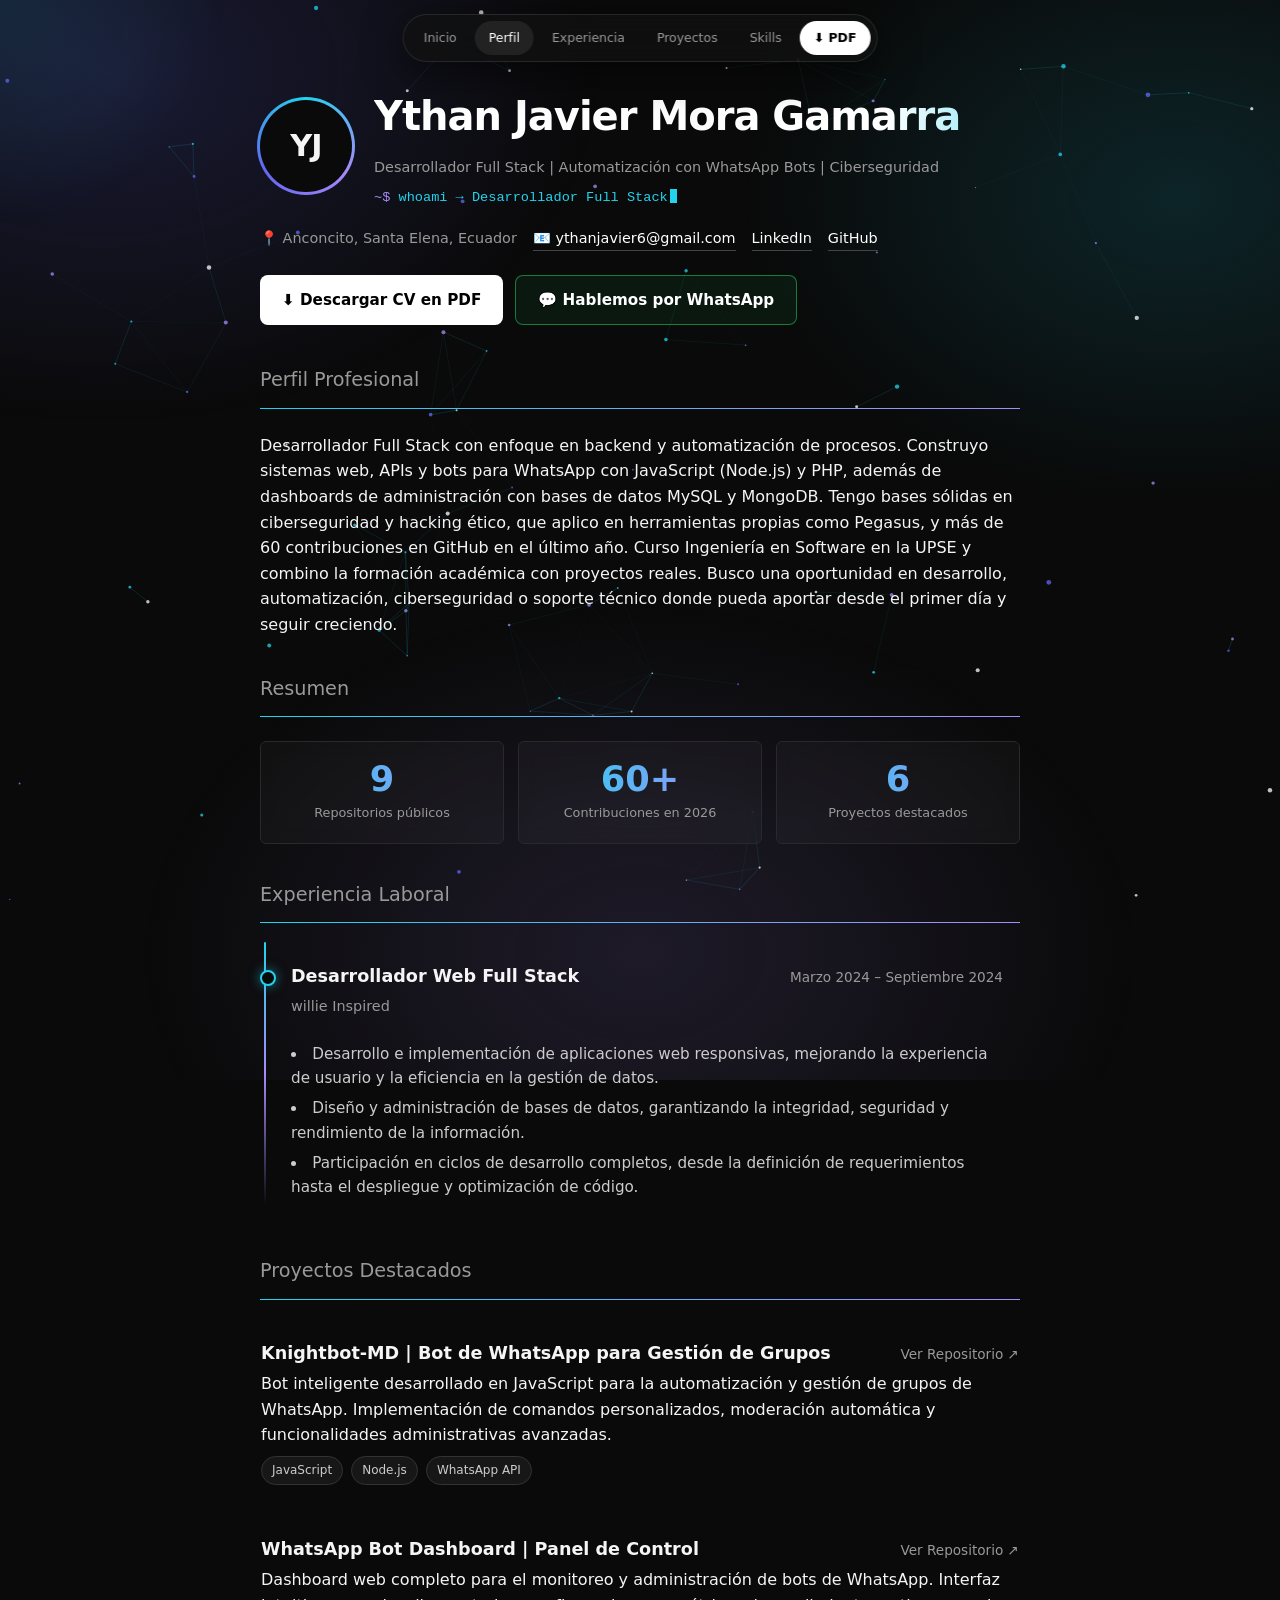
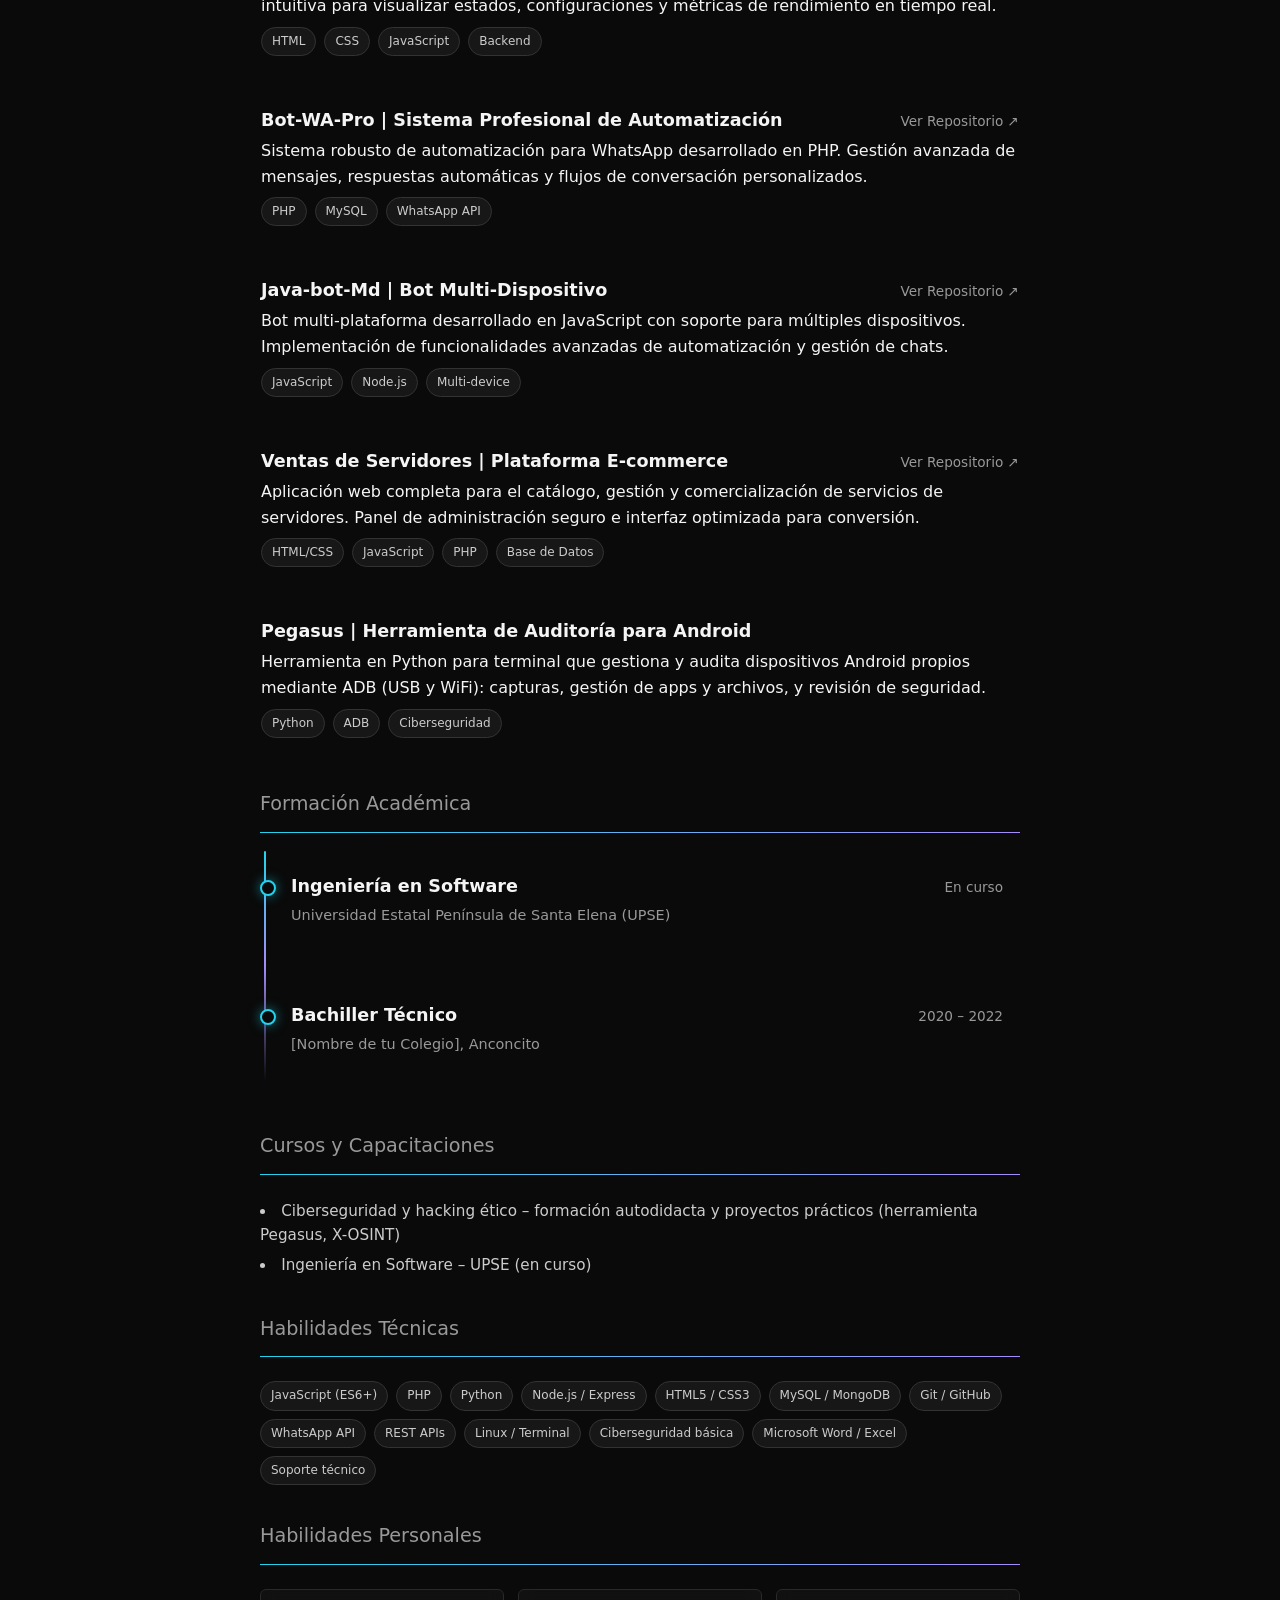
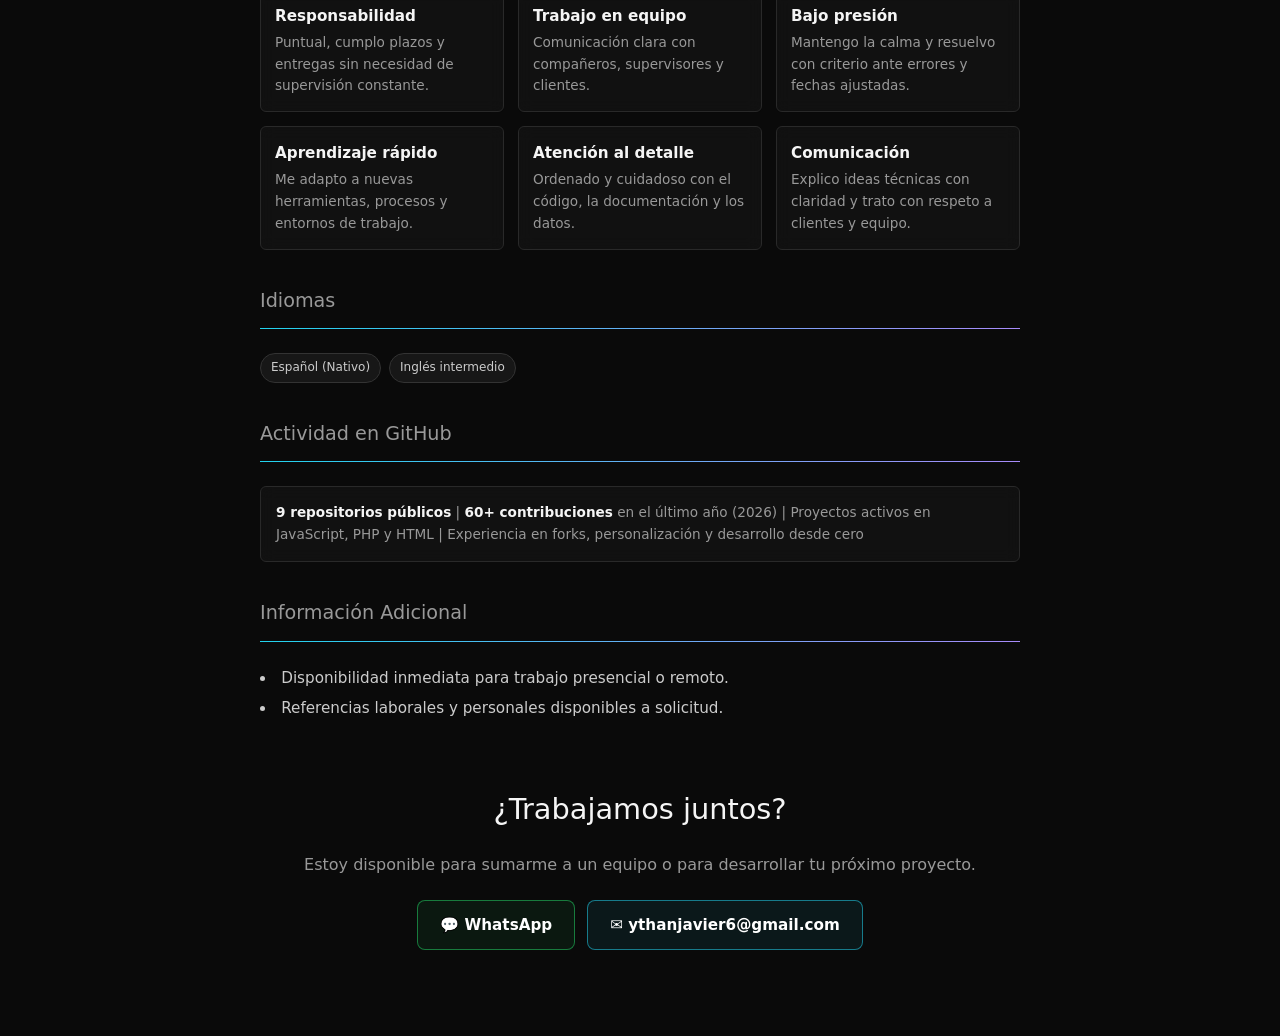
<file: cv.html>
<!DOCTYPE html>
<html lang="es">
<head>
  <meta charset="UTF-8">
  <meta name="viewport" content="width=device-width, initial-scale=1.0">
  <meta name="description" content="CV de Ythan Javier Mora Gamarra: Desarrollador Full Stack, automatización con WhatsApp Bots y ciberseguridad. Anconcito, Ecuador.">
  <meta name="theme-color" content="#0a0a0a">
  <title>CV - Ythan Javier Mora Gamarra</title>
  <style>
    :root { --bg: #0a0a0a; --text: #f5f5f5; --muted: #999; --line: #292929; --accent: #fff; }
    * { box-sizing: border-box; margin: 0; padding: 0; }
    body { background: var(--bg); color: var(--text); font-family: 'Inter', system-ui, sans-serif; line-height: 1.6; padding: 40px 20px; max-width: 800px; margin: 0 auto; }
    h1 { font-size: 2.5rem; letter-spacing: -1px; margin-bottom: 8px; }
    h2 { font-size: 1.2rem; color: var(--muted); font-weight: 500; margin-bottom: 24px; border-bottom: 1px solid var(--line); padding-bottom: 12px; }
    h3 { font-size: 1.1rem; margin-bottom: 4px; }
    .subtitle { font-size: 0.9rem; color: var(--muted); margin-bottom: 24px; }
    .contact-info { display: flex; flex-wrap: wrap; gap: 16px; font-size: 0.9rem; color: var(--muted); margin-bottom: 24px; }
    .contact-info a { color: var(--accent); text-decoration: none; border-bottom: 1px solid #444; }
    .btn-download { display: inline-flex; align-items: center; gap: 8px; background: var(--accent); color: #000; border: none; padding: 12px 22px; border-radius: 8px; font-size: 0.95rem; font-weight: 600; cursor: pointer; margin-bottom: 40px; font-family: inherit; }
    .btn-download:hover { background: #ddd; }
    .section { margin-bottom: 36px; }
    .job, .project, .edu { margin-bottom: 20px; }
    .job-header, .project-header { display: flex; justify-content: space-between; align-items: baseline; flex-wrap: wrap; }
    .date { font-size: 0.85rem; color: var(--muted); font-variant-numeric: tabular-nums; }
    a.date { color: var(--muted); text-decoration: none; }
    ul { list-style-position: inside; color: #ccc; font-size: 0.95rem; margin-top: 8px; }
    li { margin-bottom: 6px; }
    .tags { display: flex; flex-wrap: wrap; gap: 8px; margin-top: 8px; }
    .tag { font-size: 0.75rem; background: #171717; border: 1px solid #333; padding: 4px 10px; border-radius: 100px; color: #ccc; }
    .grid { display: grid; grid-template-columns: repeat(auto-fit, minmax(230px, 1fr)); gap: 14px; }
    .card { background: #111; border: 1px solid var(--line); padding: 14px; border-radius: 6px; }
    .card h3 { font-size: 0.95rem; }
    .card p { font-size: 0.85rem; color: var(--muted); margin: 0; }
    .github-stats { background: #111; border: 1px solid var(--line); padding: 15px; border-radius: 6px; margin-top: 10px; }
    .github-stats p { margin: 0; font-size: 0.85rem; color: var(--muted); }
    .github-stats strong { color: var(--text); }
    .refs { font-size: 0.9rem; color: var(--muted); }


    /* ===== Animaciones y efectos ===== */
    #bg { position: fixed; inset: 0; width: 100%; height: 100%; z-index: 0; pointer-events: none; }
    header, .section { position: relative; z-index: 1; }
    #progress { position: fixed; top: 0; left: 0; height: 3px; width: 0; background: linear-gradient(90deg, #6366f1, #22d3ee, #a78bfa); z-index: 10; box-shadow: 0 0 12px #22d3ee88; }

    h1 { background: linear-gradient(90deg, #fff 0%, #fff 35%, #22d3ee 50%, #a78bfa 65%, #fff 100%); background-size: 250% 100%; -webkit-background-clip: text; background-clip: text; -webkit-text-fill-color: transparent; animation: shimmer 6s linear infinite, fadeDown .9s ease both; }
    @keyframes shimmer { from { background-position: 100% 0; } to { background-position: -150% 0; } }
    @keyframes fadeDown { from { opacity: 0; transform: translateY(-18px); } to { opacity: 1; transform: none; } }
    @keyframes fadeUp { from { opacity: 0; transform: translateY(18px); } to { opacity: 1; transform: none; } }
    header .subtitle { animation: fadeUp .9s .25s ease both; }
    header .contact-info { animation: fadeUp .9s .4s ease both; }
    .btn-download { animation: fadeUp .9s .55s ease both, pulse 2.8s 1.6s infinite; transition: transform .2s, box-shadow .2s; }
    .btn-download:hover { transform: translateY(-2px) scale(1.03); box-shadow: 0 8px 28px #22d3ee55; }
    .btn-download:active { transform: scale(.98); }
    @keyframes pulse { 0%,100% { box-shadow: 0 0 0 0 #22d3ee66; } 50% { box-shadow: 0 0 0 12px #22d3ee00; } }

    .reveal { opacity: 0; transform: translateY(28px); transition: opacity .7s ease, transform .7s ease; transition-delay: var(--d, 0s); }
    .reveal.visible { opacity: 1; transform: none; }

    h2 { position: relative; }
    h2::after { content: ""; position: absolute; left: 0; bottom: -1px; height: 1px; width: 0; background: linear-gradient(90deg, #22d3ee, #a78bfa); transition: width 1s ease .2s; }
    .section.visible h2::after { width: 100%; }

    .project, .job, .edu { padding: 14px 16px; margin-left: -16px; margin-right: -16px; border-radius: 10px; border: 1px solid transparent; transition: background .25s, border-color .25s, transform .25s; }
    .project:hover, .job:hover, .edu:hover { background: #ffffff08; border-color: #22d3ee33; transform: translateX(4px); }
    .card { transition: transform .25s, border-color .25s, box-shadow .25s; }
    .card:hover { transform: translateY(-5px); border-color: #22d3ee66; box-shadow: 0 10px 30px #22d3ee18; }
    .tag { transition: transform .2s, border-color .2s, background .2s, color .2s; }
    .tag:hover { transform: translateY(-2px); border-color: #22d3ee; background: #22d3ee14; color: #fff; }
    a.date { transition: color .2s; }
    a.date:hover { color: #22d3ee; }
    .contact-info a { transition: color .2s, border-color .2s; }
    .contact-info a:hover { color: #22d3ee; border-color: #22d3ee; }

    .stats { display: grid; grid-template-columns: repeat(auto-fit, minmax(150px, 1fr)); gap: 14px; }
    .stat { background: #111; border: 1px solid var(--line); border-radius: 6px; padding: 18px 14px; text-align: center; transition: transform .25s, border-color .25s; }
    .stat:hover { transform: translateY(-4px); border-color: #22d3ee66; }
    .stat strong { display: block; font-size: 2.2rem; line-height: 1.1; background: linear-gradient(90deg, #22d3ee, #a78bfa); -webkit-background-clip: text; background-clip: text; -webkit-text-fill-color: transparent; font-variant-numeric: tabular-nums; }
    .stat span { font-size: .8rem; color: var(--muted); }

    /* ===== Nivel pro ===== */
    html { scroll-behavior: smooth; scroll-padding-top: 80px; }
    body { padding-top: 84px; }
    body::before { content: ""; position: fixed; inset: -20%; z-index: 0; pointer-events: none; background: radial-gradient(40% 40% at 20% 20%, #6366f130, transparent 70%), radial-gradient(35% 35% at 80% 30%, #22d3ee22, transparent 70%), radial-gradient(40% 40% at 50% 90%, #a78bfa22, transparent 70%); animation: drift 24s ease-in-out infinite alternate; }
    @keyframes drift { to { transform: translate3d(4%, -3%, 0) scale(1.12); } }
    #spot { position: fixed; left: 0; top: 0; width: 520px; height: 520px; margin: -260px 0 0 -260px; border-radius: 50%; pointer-events: none; z-index: 0; background: radial-gradient(circle, #22d3ee18, transparent 62%); will-change: transform; }

    #nav { position: fixed; top: 14px; left: 50%; transform: translateX(-50%); z-index: 20; display: flex; gap: 4px; padding: 6px; max-width: calc(100vw - 20px); overflow-x: auto; background: #111c; border: 1px solid #ffffff1a; border-radius: 100px; -webkit-backdrop-filter: blur(14px); backdrop-filter: blur(14px); box-shadow: 0 10px 40px #0008; scrollbar-width: none; }
    #nav::-webkit-scrollbar { display: none; }
    #nav a { flex: none; font-size: .78rem; color: var(--muted); text-decoration: none; padding: 7px 14px; border-radius: 100px; transition: background .2s, color .2s; }
    #nav a:hover { color: #fff; }
    #nav a.on { background: #ffffff14; color: #fff; }
    #nav .nav-pdf { background: #fff; color: #000; font-weight: 600; }
    #nav .nav-pdf:hover { background: #22d3ee; color: #000; }

    .hero-top { display: flex; align-items: center; gap: 22px; flex-wrap: wrap; margin-bottom: 18px; }
    .hero-top .subtitle { margin-bottom: 8px; }
    .avatar { position: relative; isolation: isolate; width: 92px; height: 92px; flex: none; border-radius: 50%; display: grid; place-items: center; font-size: 1.9rem; font-weight: 800; letter-spacing: -1px; animation: fadeDown .9s ease both; }
    .avatar::before { content: ""; position: absolute; inset: -3px; border-radius: 50%; z-index: -2; background: conic-gradient(#22d3ee, #a78bfa, #6366f1, #22d3ee); animation: spin 6s linear infinite; }
    .avatar::after { content: ""; position: absolute; inset: 0; border-radius: 50%; background: #0a0a0a; z-index: -1; }
    @keyframes spin { to { transform: rotate(360deg); } }
    .typing { font-family: ui-monospace, Menlo, Consolas, monospace; font-size: .85rem; color: #22d3ee; margin: 0; min-height: 1.4em; }
    .typing .prompt { color: #a78bfa; }
    .caret { display: inline-block; width: 7px; height: 1em; background: #22d3ee; margin-left: 2px; vertical-align: -2px; animation: blink 1s steps(1) infinite; }
    @keyframes blink { 50% { opacity: 0; } }

    .cta-row { display: flex; gap: 12px; flex-wrap: wrap; margin-bottom: 40px; }
    .cta-row .btn-download { margin-bottom: 0; }
    .btn-wa, .btn-mail { display: inline-flex; align-items: center; gap: 8px; padding: 12px 22px; border-radius: 8px; font-size: .95rem; font-weight: 600; text-decoration: none; color: #fff; transition: transform .2s, box-shadow .2s, background .2s; animation: fadeUp .9s .65s ease both; }
    .btn-wa { border: 1px solid #25d36688; background: #25d36612; }
    .btn-wa:hover { background: #25d36628; transform: translateY(-2px); box-shadow: 0 8px 28px #25d36644; }
    .btn-mail { border: 1px solid #22d3ee88; background: #22d3ee12; }
    .btn-mail:hover { background: #22d3ee28; transform: translateY(-2px); box-shadow: 0 8px 28px #22d3ee44; }
    .cta-final { text-align: center; padding: 30px 0 10px; }
    .cta-final h2 { font-size: 1.8rem; color: var(--text); border: none; margin-bottom: 8px; }
    .cta-final h2::after { display: none; }
    .cta-final p { color: var(--muted); margin-bottom: 22px; }
    .cta-final .cta-row { justify-content: center; margin-bottom: 0; }

    #experiencia, #formacion { position: relative; }
    #experiencia::before, #formacion::before { content: ""; position: absolute; left: 4px; top: 62px; bottom: 14px; width: 2px; border-radius: 2px; background: linear-gradient(#22d3ee, #a78bfa, transparent); }
    .job, .edu { position: relative; }
    #experiencia .job, #formacion .edu { margin-left: 0; margin-right: 0; padding-left: 30px; }
    #experiencia .job::before, #formacion .edu::before { content: ""; position: absolute; left: -1px; top: 22px; width: 12px; height: 12px; border-radius: 50%; background: #0a0a0a; border: 2px solid #22d3ee; box-shadow: 0 0 12px #22d3ee88; }

    .card, .stat, .github-stats { background: #ffffff08; -webkit-backdrop-filter: blur(8px); backdrop-filter: blur(8px); }
    .card.reveal, .project.reveal, .job.reveal, .edu.reveal { transition: opacity .7s ease, transform .3s ease, background .25s, border-color .25s, box-shadow .25s; }
    .card.tilt, .stat.tilt { transition: border-color .25s, box-shadow .25s; }

    @media (prefers-reduced-motion: reduce) {
      *, *::before, *::after { animation: none !important; transition: none !important; }
      .reveal { opacity: 1; transform: none; }
      h1 { -webkit-text-fill-color: #fff; background: none; }
    }

    @media print {
      @page { margin: 14mm; }
      body { background: #fff; color: #111; padding: 0; max-width: 100%; }
      h1, h3, a { color: #000 !important; }
      .subtitle, .date, .contact-info, li, .tag, .card p, .refs { color: #333 !important; }
      .tag { border-color: #ccc; background: #f5f5f5; }
      .github-stats, .card, .stat { border-color: #ccc; background: #f9f9f9; }
      .stat strong { background: none; -webkit-text-fill-color: #000; }
      .stat span { color: #333; }
      h2 { border-color: #ccc; }
      a { text-decoration: none; border: none !important; }
      .btn-download, #bg, #progress { display: none !important; }
      .reveal { opacity: 1 !important; transform: none !important; }
      h1 { background: none !important; -webkit-text-fill-color: #000 !important; animation: none !important; }
      h2::after { display: none; }
      #nav, #spot, .btn-wa, .btn-mail, .typing, .avatar::before, body::before { display: none !important; }
      .avatar { width: 72px; height: 72px; font-size: 1.5rem; border: 2px solid #000; color: #000; }
      .avatar::after { background: #fff; }
      body { padding-top: 0; }
      #experiencia::before, #formacion::before, #experiencia .job::before, #formacion .edu::before { display: none; }
      #experiencia .job, #formacion .edu { padding-left: 0; }
      .card, .stat, .github-stats { background: #f9f9f9; -webkit-backdrop-filter: none; backdrop-filter: none; }
      .cta-final h2 { color: #000; }
      .project, .job, .edu { margin: 0 0 20px; padding: 0; }
      .job, .project, .edu, .card, .stat { break-inside: avoid; }
    }
  </style>
</head>
<body>
  <canvas id="bg"></canvas>
  <div id="progress"></div>
  <nav id="nav" aria-label="Secciones">
    <a href="index.html">Inicio</a><a href="#perfil">Perfil</a><a href="#experiencia">Experiencia</a><a href="#proyectos">Proyectos</a><a href="#habilidades">Skills</a><a class="nav-pdf" href="#" onclick="window.print();return false">⬇ PDF</a>
  </nav>
  <header id="top">
    <div class="hero-top">
      <div class="avatar">YJ</div>
      <div>
        <h1>Ythan Javier Mora Gamarra</h1>
        <p class="subtitle">Desarrollador Full Stack | Automatización con WhatsApp Bots | Ciberseguridad</p>
        <p class="typing"><span class="prompt">~$</span> <span id="typed"></span><span class="caret"></span></p>
      </div>
    </div>
    <div class="contact-info">
      <span>📍 Anconcito, Santa Elena, Ecuador</span>
      <a href="mailto:ythanjavier6@gmail.com">📧 ythanjavier6@gmail.com</a>
      <a href="https://linkedin.com/in/ythan-javier-3664b032b" target="_blank">LinkedIn</a>
      <a href="https://github.com/JAVIER10733" target="_blank">GitHub</a>
    </div>
    <div class="cta-row">
      <button class="btn-download" onclick="window.print()">⬇ Descargar CV en PDF</button>
      <a class="btn-wa" href="https://wa.me/593991459589?text=Hola%20Ythan,%20vi%20tu%20CV%20y%20me%20gustar%C3%ADa%20contactarte." target="_blank">💬 Hablemos por WhatsApp</a>
    </div>
  </header>

  <section class="section" id="perfil">
    <h2>Perfil Profesional</h2>
    <p>Desarrollador Full Stack con enfoque en backend y automatización de procesos. Construyo sistemas web, APIs y bots para WhatsApp con JavaScript (Node.js) y PHP, además de dashboards de administración con bases de datos MySQL y MongoDB. Tengo bases sólidas en ciberseguridad y hacking ético, que aplico en herramientas propias como Pegasus, y más de 60 contribuciones en GitHub en el último año. Curso Ingeniería en Software en la UPSE y combino la formación académica con proyectos reales. Busco una oportunidad en desarrollo, automatización, ciberseguridad o soporte técnico donde pueda aportar desde el primer día y seguir creciendo.</p>
  </section>

  <section class="section">
    <h2>Resumen</h2>
    <div class="stats">
      <div class="stat"><strong class="stat-num" data-count="9">9</strong><span>Repositorios públicos</span></div>
      <div class="stat"><strong class="stat-num" data-count="60" data-suffix="+">60+</strong><span>Contribuciones en 2026</span></div>
      <div class="stat"><strong class="stat-num" data-count="6">6</strong><span>Proyectos destacados</span></div>
    </div>
  </section>

  <section class="section" id="experiencia">
    <h2>Experiencia Laboral</h2>

    <div class="job">
      <div class="job-header">
        <h3>Desarrollador Web Full Stack</h3>
        <span class="date">Marzo 2024 – Septiembre 2024</span>
      </div>
      <p class="subtitle">willie Inspired</p>
      <ul>
        <li>Desarrollo e implementación de aplicaciones web responsivas, mejorando la experiencia de usuario y la eficiencia en la gestión de datos.</li>
        <li>Diseño y administración de bases de datos, garantizando la integridad, seguridad y rendimiento de la información.</li>
        <li>Participación en ciclos de desarrollo completos, desde la definición de requerimientos hasta el despliegue y optimización de código.</li>
      </ul>
    </div>
  </section>

  <section class="section" id="proyectos">
    <h2>Proyectos Destacados</h2>

    <div class="project">
      <div class="project-header">
        <h3>Knightbot-MD | Bot de WhatsApp para Gestión de Grupos</h3>
        <a href="https://github.com/JAVIER10733/Knightbot-MD" target="_blank" class="date">Ver Repositorio ↗</a>
      </div>
      <p>Bot inteligente desarrollado en JavaScript para la automatización y gestión de grupos de WhatsApp. Implementación de comandos personalizados, moderación automática y funcionalidades administrativas avanzadas.</p>
      <div class="tags"><span class="tag">JavaScript</span><span class="tag">Node.js</span><span class="tag">WhatsApp API</span></div>
    </div>

    <div class="project">
      <div class="project-header">
        <h3>WhatsApp Bot Dashboard | Panel de Control</h3>
        <a href="https://github.com/JAVIER10733/whatsapp-bot-dashboard" target="_blank" class="date">Ver Repositorio ↗</a>
      </div>
      <p>Dashboard web completo para el monitoreo y administración de bots de WhatsApp. Interfaz intuitiva para visualizar estados, configuraciones y métricas de rendimiento en tiempo real.</p>
      <div class="tags"><span class="tag">HTML</span><span class="tag">CSS</span><span class="tag">JavaScript</span><span class="tag">Backend</span></div>
    </div>

    <div class="project">
      <div class="project-header">
        <h3>Bot-WA-Pro | Sistema Profesional de Automatización</h3>
        <a href="https://github.com/JAVIER10733/bot-wa-pro" target="_blank" class="date">Ver Repositorio ↗</a>
      </div>
      <p>Sistema robusto de automatización para WhatsApp desarrollado en PHP. Gestión avanzada de mensajes, respuestas automáticas y flujos de conversación personalizados.</p>
      <div class="tags"><span class="tag">PHP</span><span class="tag">MySQL</span><span class="tag">WhatsApp API</span></div>
    </div>

    <div class="project">
      <div class="project-header">
        <h3>Java-bot-Md | Bot Multi-Dispositivo</h3>
        <a href="https://github.com/JAVIER10733/Java-bot-Md" target="_blank" class="date">Ver Repositorio ↗</a>
      </div>
      <p>Bot multi-plataforma desarrollado en JavaScript con soporte para múltiples dispositivos. Implementación de funcionalidades avanzadas de automatización y gestión de chats.</p>
      <div class="tags"><span class="tag">JavaScript</span><span class="tag">Node.js</span><span class="tag">Multi-device</span></div>
    </div>

    <div class="project">
      <div class="project-header">
        <h3>Ventas de Servidores | Plataforma E-commerce</h3>
        <a href="https://github.com/JAVIER10733" target="_blank" class="date">Ver Repositorio ↗</a>
      </div>
      <p>Aplicación web completa para el catálogo, gestión y comercialización de servicios de servidores. Panel de administración seguro e interfaz optimizada para conversión.</p>
      <div class="tags"><span class="tag">HTML/CSS</span><span class="tag">JavaScript</span><span class="tag">PHP</span><span class="tag">Base de Datos</span></div>
    </div>

    <div class="project">
      <div class="project-header">
        <h3>Pegasus | Herramienta de Auditoría para Android</h3>
      </div>
      <p>Herramienta en Python para terminal que gestiona y audita dispositivos Android propios mediante ADB (USB y WiFi): capturas, gestión de apps y archivos, y revisión de seguridad.</p>
      <div class="tags"><span class="tag">Python</span><span class="tag">ADB</span><span class="tag">Ciberseguridad</span></div>
    </div>
  </section>

  <section class="section" id="formacion">
    <h2>Formación Académica</h2>
    <div class="edu">
      <div class="job-header">
        <h3>Ingeniería en Software</h3>
        <span class="date">En curso</span>
      </div>
      <p class="subtitle">Universidad Estatal Península de Santa Elena (UPSE)</p>
    </div>
    <div class="edu">
      <div class="job-header">
        <h3>Bachiller Técnico</h3>
        <span class="date">2020 – 2022</span>
      </div>
      <p class="subtitle">[Nombre de tu Colegio], Anconcito</p>
    </div>
  </section>

  <section class="section">
    <h2>Cursos y Capacitaciones</h2>
    <ul>
      <li>Ciberseguridad y hacking ético – formación autodidacta y proyectos prácticos (herramienta Pegasus, X-OSINT)</li>
      <li>Ingeniería en Software – UPSE (en curso)</li>
    </ul>
  </section>

  <section class="section" id="habilidades">
    <h2>Habilidades Técnicas</h2>
    <div class="tags">
      <span class="tag">JavaScript (ES6+)</span>
      <span class="tag">PHP</span>
      <span class="tag">Python</span>
      <span class="tag">Node.js / Express</span>
      <span class="tag">HTML5 / CSS3</span>
      <span class="tag">MySQL / MongoDB</span>
      <span class="tag">Git / GitHub</span>
      <span class="tag">WhatsApp API</span>
      <span class="tag">REST APIs</span>
      <span class="tag">Linux / Terminal</span>
      <span class="tag">Ciberseguridad básica</span>
      <span class="tag">Microsoft Word / Excel</span>
      <span class="tag">Soporte técnico</span>
    </div>
  </section>

  <section class="section">
    <h2>Habilidades Personales</h2>
    <div class="grid">
      <div class="card"><h3>Responsabilidad</h3><p>Puntual, cumplo plazos y entregas sin necesidad de supervisión constante.</p></div>
      <div class="card"><h3>Trabajo en equipo</h3><p>Comunicación clara con compañeros, supervisores y clientes.</p></div>
      <div class="card"><h3>Bajo presión</h3><p>Mantengo la calma y resuelvo con criterio ante errores y fechas ajustadas.</p></div>
      <div class="card"><h3>Aprendizaje rápido</h3><p>Me adapto a nuevas herramientas, procesos y entornos de trabajo.</p></div>
      <div class="card"><h3>Atención al detalle</h3><p>Ordenado y cuidadoso con el código, la documentación y los datos.</p></div>
      <div class="card"><h3>Comunicación</h3><p>Explico ideas técnicas con claridad y trato con respeto a clientes y equipo.</p></div>
    </div>
  </section>

  <section class="section">
    <h2>Idiomas</h2>
    <div class="tags">
      <span class="tag">Español (Nativo)</span>
      <span class="tag">Inglés intermedio</span>
    </div>
  </section>

  <section class="section">
    <h2>Actividad en GitHub</h2>
    <div class="github-stats">
      <p><strong>9 repositorios públicos</strong> | <strong>60+ contribuciones</strong> en el último año (2026) | Proyectos activos en JavaScript, PHP y HTML | Experiencia en forks, personalización y desarrollo desde cero</p>
    </div>
  </section>

  <section class="section">
    <h2>Información Adicional</h2>
    <ul>
      <li>Disponibilidad inmediata para trabajo presencial o remoto.</li>
      <li>Referencias laborales y personales disponibles a solicitud.</li>
    </ul>
  </section>

  <section class="section cta-final">
    <h2>¿Trabajamos juntos?</h2>
    <p>Estoy disponible para sumarme a un equipo o para desarrollar tu próximo proyecto.</p>
    <div class="cta-row">
      <a class="btn-wa" href="https://wa.me/593979832977" target="_blank">💬 WhatsApp</a>
      <a class="btn-mail" href="mailto:ythanjavier6@gmail.com">✉ ythanjavier6@gmail.com</a>
    </div>
  </section>

  <script>
  (function () {
    // ---- Partículas de fondo ----
    var c = document.getElementById('bg'), ctx = c.getContext('2d');
    var W, H, dpr, parts = [], mouse = { x: -9999, y: -9999 }, lastY = window.scrollY;
    var colors = ['#22d3ee', '#a78bfa', '#6366f1', '#ffffff'];
    var reduce = window.matchMedia('(prefers-reduced-motion: reduce)').matches;

    function resize() {
      dpr = Math.min(window.devicePixelRatio || 1, 2);
      W = window.innerWidth; H = window.innerHeight;
      c.width = W * dpr; c.height = H * dpr;
      ctx.setTransform(dpr, 0, 0, dpr, 0, 0);
      var n = Math.min(110, Math.floor(W * H / 14000));
      parts = [];
      for (var i = 0; i < n; i++) {
        parts.push({
          x: Math.random() * W, y: Math.random() * H,
          vx: (Math.random() - .5) * .35, vy: (Math.random() - .5) * .35,
          r: Math.random() * 1.8 + .6, z: Math.random() * .3 + .05,
          col: colors[Math.floor(Math.random() * colors.length)]
        });
      }
    }
    window.addEventListener('resize', resize);
    window.addEventListener('mousemove', function (e) { mouse.x = e.clientX; mouse.y = e.clientY; });
    window.addEventListener('touchmove', function (e) { var t = e.touches[0]; mouse.x = t.clientX; mouse.y = t.clientY; }, { passive: true });
    window.addEventListener('mouseout', function () { mouse.x = mouse.y = -9999; });

    function frame() {
      ctx.clearRect(0, 0, W, H);
      var sdy = window.scrollY - lastY; lastY = window.scrollY;
      for (var i = 0; i < parts.length; i++) {
        var p = parts[i];
        var dx = p.x - mouse.x, dy = p.y - mouse.y, d = Math.sqrt(dx * dx + dy * dy);
        if (d < 130 && d > 0) { p.x += dx / d * 1.2; p.y += dy / d * 1.2; }
        p.x += p.vx; p.y += p.vy - sdy * p.z;
        if (p.x < 0) p.x = W; if (p.x > W) p.x = 0;
        if (p.y < 0) p.y = H; if (p.y > H) p.y = 0;
        ctx.globalAlpha = .75;
        ctx.fillStyle = p.col;
        ctx.beginPath(); ctx.arc(p.x, p.y, p.r, 0, 6.2832); ctx.fill();
        for (var j = i + 1; j < parts.length; j++) {
          var q = parts[j], ax = p.x - q.x, ay = p.y - q.y, dist = ax * ax + ay * ay;
          if (dist < 12000) {
            ctx.globalAlpha = (1 - dist / 12000) * .22;
            ctx.strokeStyle = '#22d3ee';
            ctx.lineWidth = .7;
            ctx.beginPath(); ctx.moveTo(p.x, p.y); ctx.lineTo(q.x, q.y); ctx.stroke();
          }
        }
      }
      if (!reduce) requestAnimationFrame(frame);
    }
    resize(); frame();

    // ---- Barra de progreso ----
    var bar = document.getElementById('progress');
    function prog() {
      var h = document.documentElement.scrollHeight - window.innerHeight;
      bar.style.width = (h > 0 ? window.scrollY / h * 100 : 0) + '%';
    }
    window.addEventListener('scroll', prog, { passive: true }); prog();

    // ---- Aparecer al hacer scroll ----
    var els = document.querySelectorAll('.section, .project, .job, .edu, .card, .github-stats');
    els.forEach(function (el, i) {
      el.classList.add('reveal');
      if (el.classList.contains('card')) el.style.setProperty('--d', ((i % 3) * .08) + 's');
    });
    if ('IntersectionObserver' in window) {
      var io = new IntersectionObserver(function (entries) {
        entries.forEach(function (en) {
          if (en.isIntersecting) { en.target.classList.add('visible'); io.unobserve(en.target); }
        });
      }, { threshold: .08 });
      els.forEach(function (el) { io.observe(el); });
    } else {
      els.forEach(function (el) { el.classList.add('visible'); });
    }

    // ---- Spotlight del cursor ----
    var fine = window.matchMedia('(hover: hover)').matches;
    if (fine && !reduce) {
      var spot = document.createElement('div'); spot.id = 'spot'; document.body.appendChild(spot);
      window.addEventListener('mousemove', function (e) { spot.style.transform = 'translate(' + e.clientX + 'px,' + e.clientY + 'px)'; });
    }

    // ---- Escritura tipo terminal ----
    var typed = document.getElementById('typed');
    var roles = ['whoami → Desarrollador Full Stack', 'bots --whatsapp → automatización inteligente', 'nmap --learn → ciberseguridad y hacking ético', 'git commit -m "siempre construyendo"'];
    var ri = 0, ci = 0, del = false;
    function type() {
      var w = roles[ri];
      typed.textContent = w.slice(0, ci);
      if (!del && ci < w.length) { ci++; return setTimeout(type, 45); }
      if (!del) { del = true; return setTimeout(type, 1600); }
      if (ci > 0) { ci--; return setTimeout(type, 22); }
      del = false; ri = (ri + 1) % roles.length; setTimeout(type, 300);
    }
    if (reduce) typed.textContent = roles[0]; else type();

    // ---- Menú: sección activa ----
    var links = document.querySelectorAll('#nav a[href^="#"]');
    var spy = new IntersectionObserver(function (es) {
      es.forEach(function (e) {
        if (e.isIntersecting) links.forEach(function (a) { a.classList.toggle('on', a.getAttribute('href') === '#' + e.target.id); });
      });
    }, { rootMargin: '-40% 0px -55% 0px' });
    document.querySelectorAll('#top, #perfil, #experiencia, #proyectos, #habilidades').forEach(function (x) { spy.observe(x); });

    // ---- Tilt 3D en tarjetas ----
    if (fine && !reduce) document.querySelectorAll('.card, .stat').forEach(function (el) {
      el.addEventListener('mousemove', function (e) {
        var r = el.getBoundingClientRect(), x = (e.clientX - r.left) / r.width - .5, y = (e.clientY - r.top) / r.height - .5;
        el.classList.add('tilt');
        el.style.transform = 'perspective(600px) rotateX(' + (-y * 10) + 'deg) rotateY(' + (x * 12) + 'deg) translateY(-4px)';
      });
      el.addEventListener('mouseleave', function () { el.classList.remove('tilt'); el.style.transform = ''; });
    });

    // ---- Contadores ----
    var nums = document.querySelectorAll('.stat-num');
    function setFinal() { nums.forEach(function (n) { n.textContent = n.dataset.count + (n.dataset.suffix || ''); }); }
    window.addEventListener('beforeprint', setFinal);
    if (!reduce && 'IntersectionObserver' in window) {
      nums.forEach(function (n) { n.textContent = '0'; });
      var co = new IntersectionObserver(function (entries) {
        entries.forEach(function (en) {
          if (!en.isIntersecting) return;
          var n = en.target, end = +n.dataset.count, t0 = null;
          (function step(t) {
            if (!t0) t0 = t;
            var k = Math.min((t - t0) / 1400, 1);
            n.textContent = Math.round(end * (1 - Math.pow(1 - k, 3))) + (k === 1 ? (n.dataset.suffix || '') : '');
            if (k < 1) requestAnimationFrame(step);
          })(performance.now());
          co.unobserve(n);
        });
      }, { threshold: .6 });
      nums.forEach(function (n) { co.observe(n); });
    }
  })();
  </script>
</body>
</html>
</file>
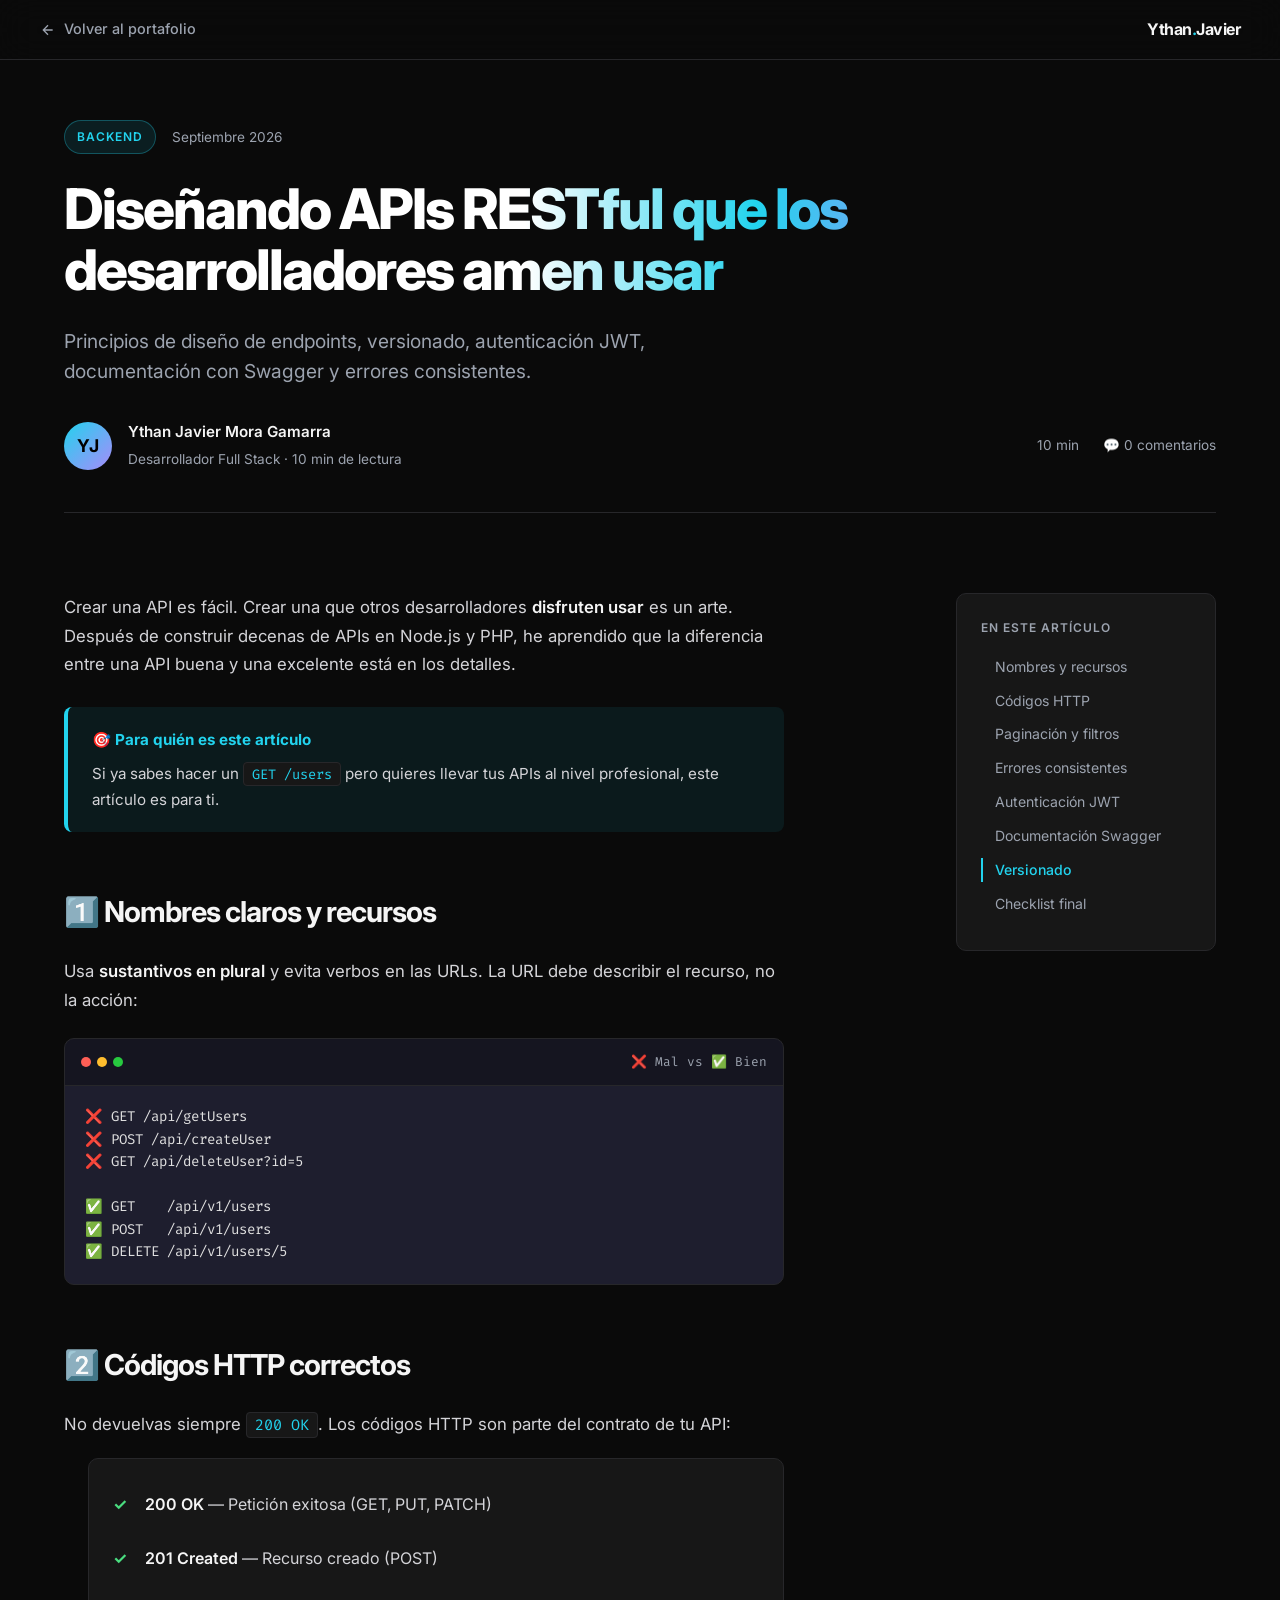
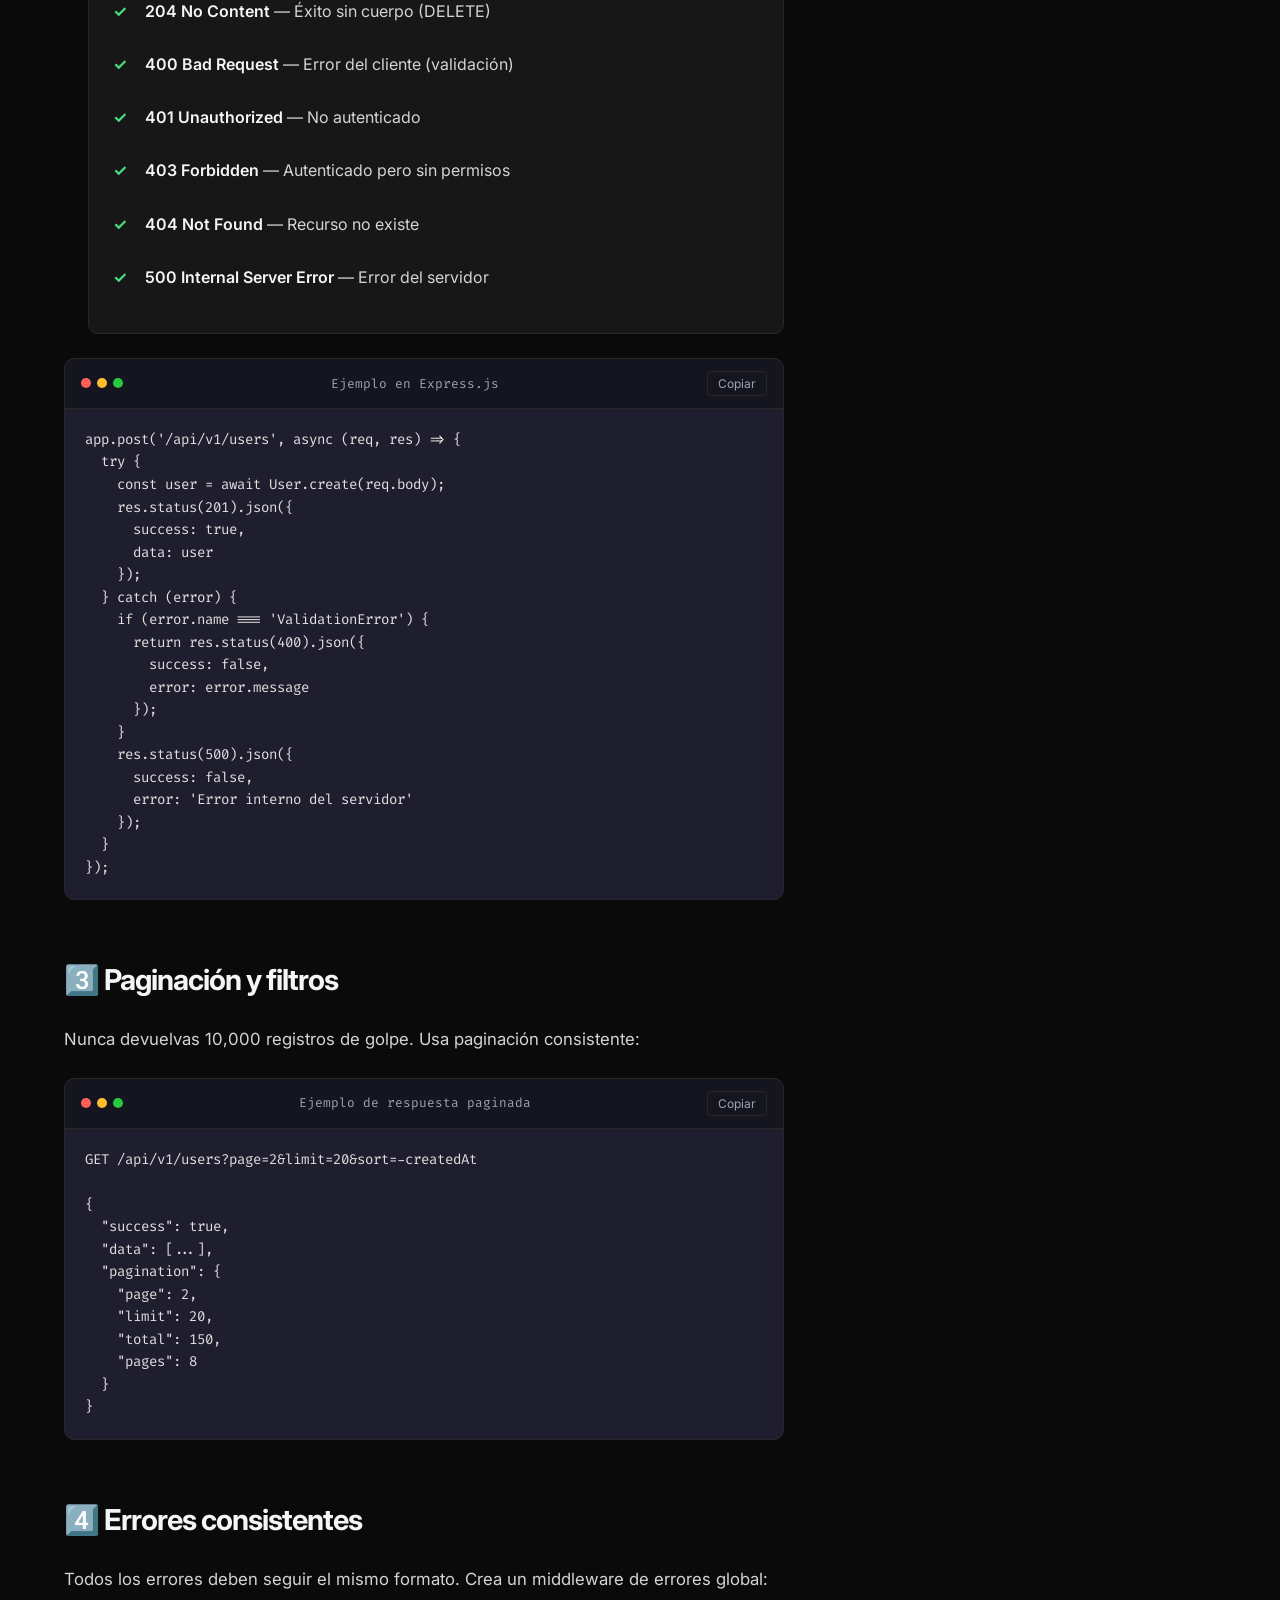
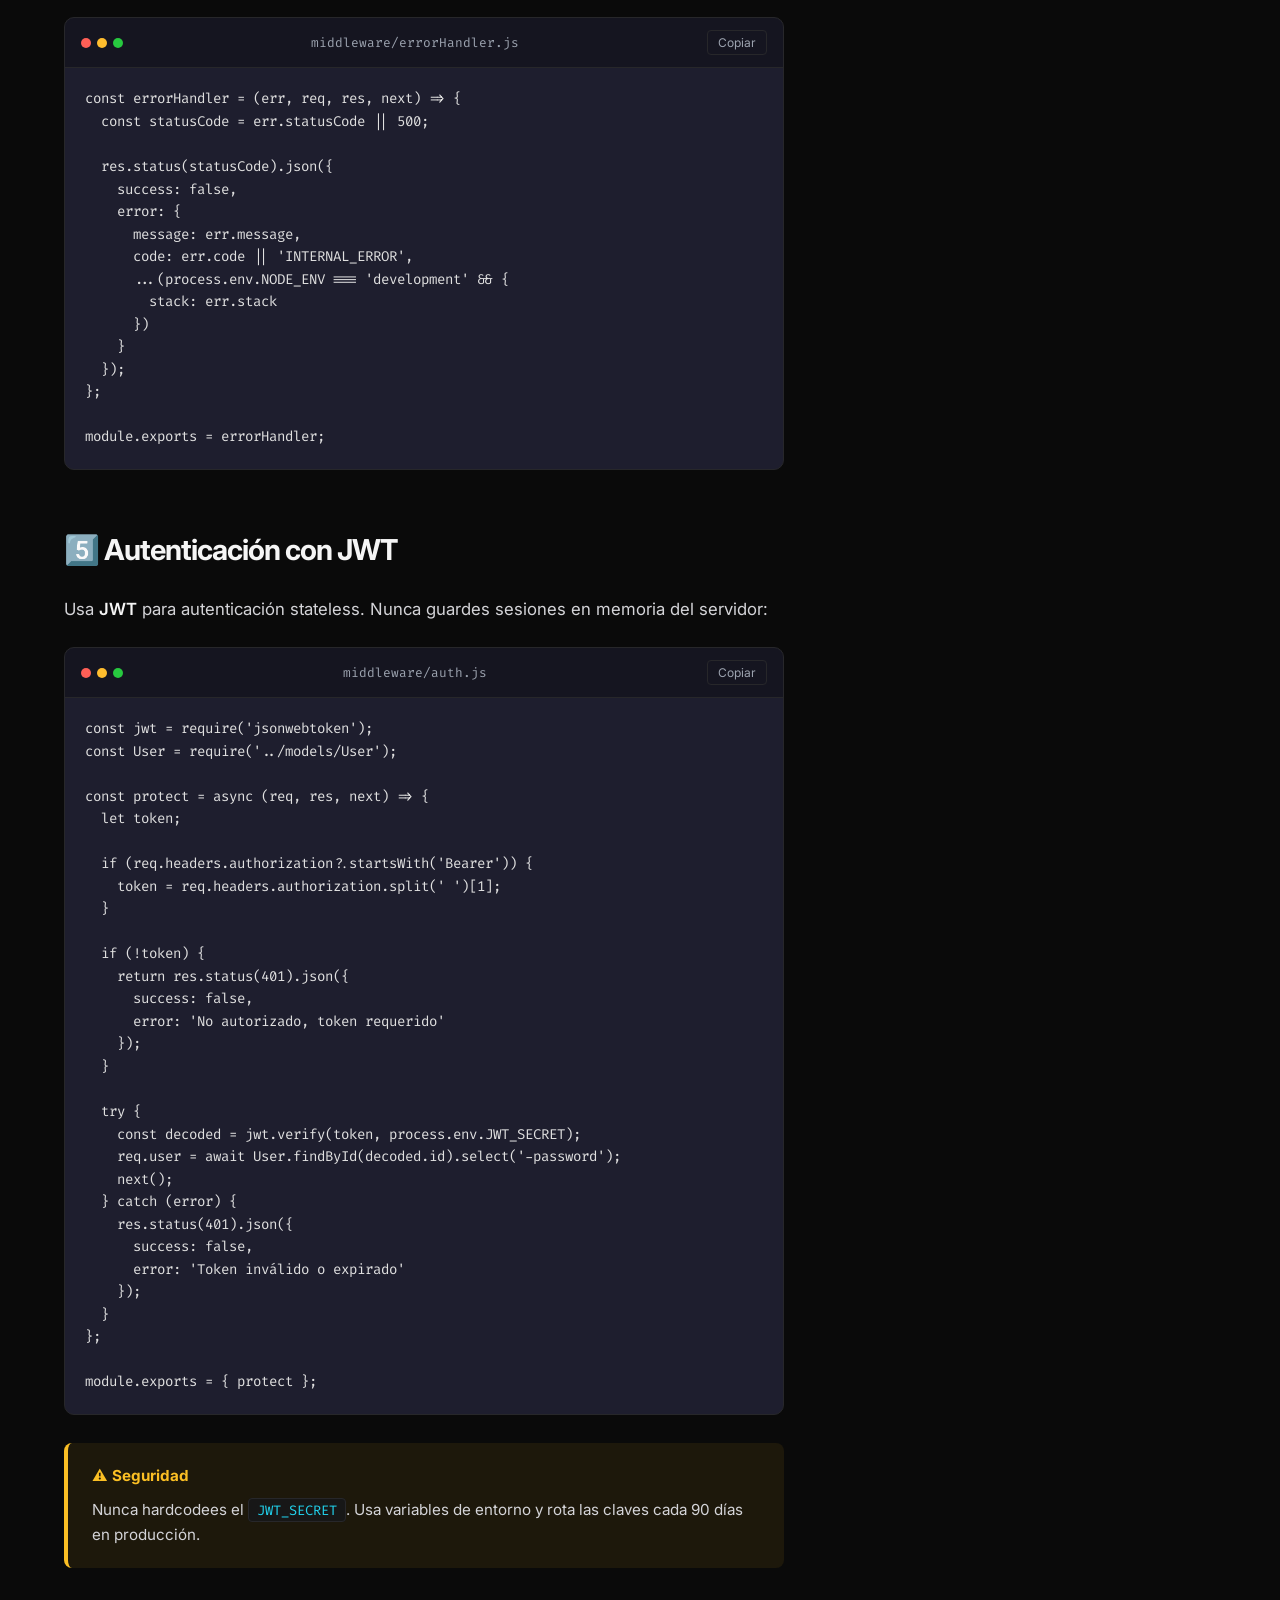
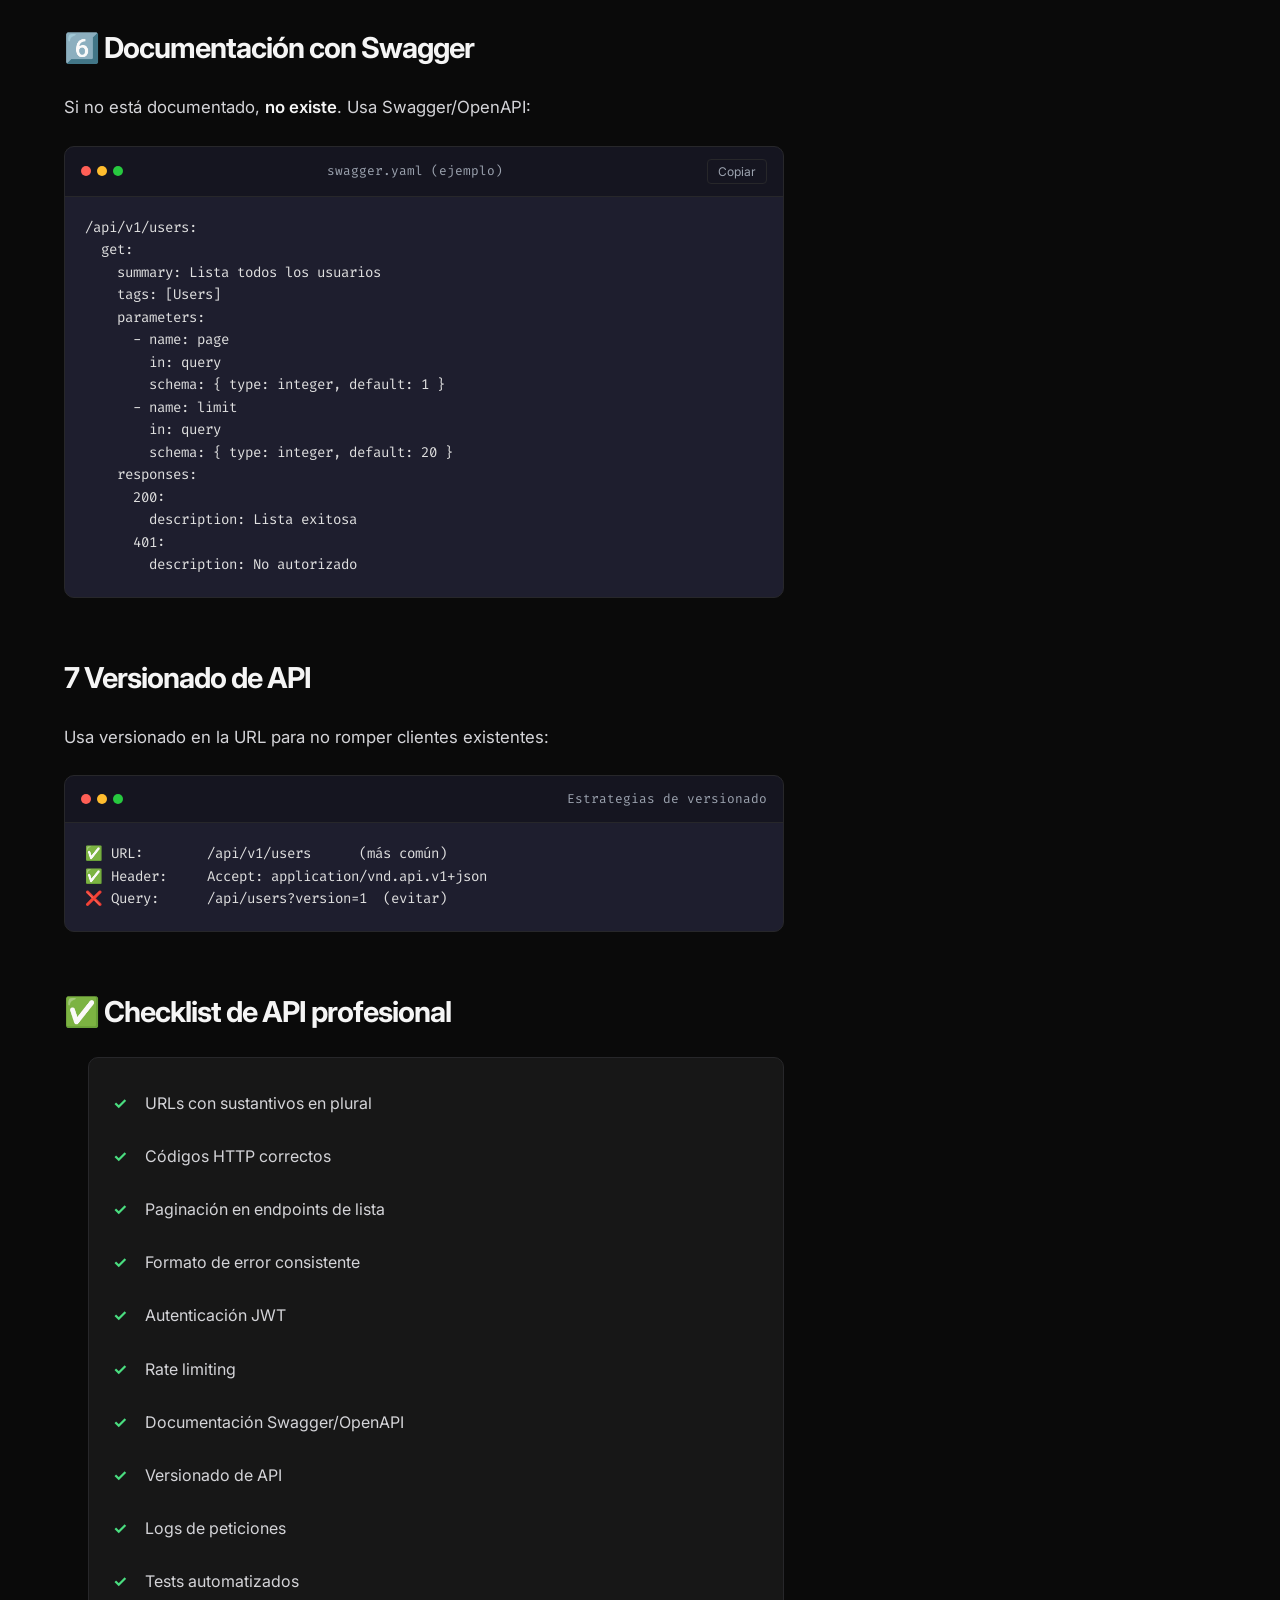
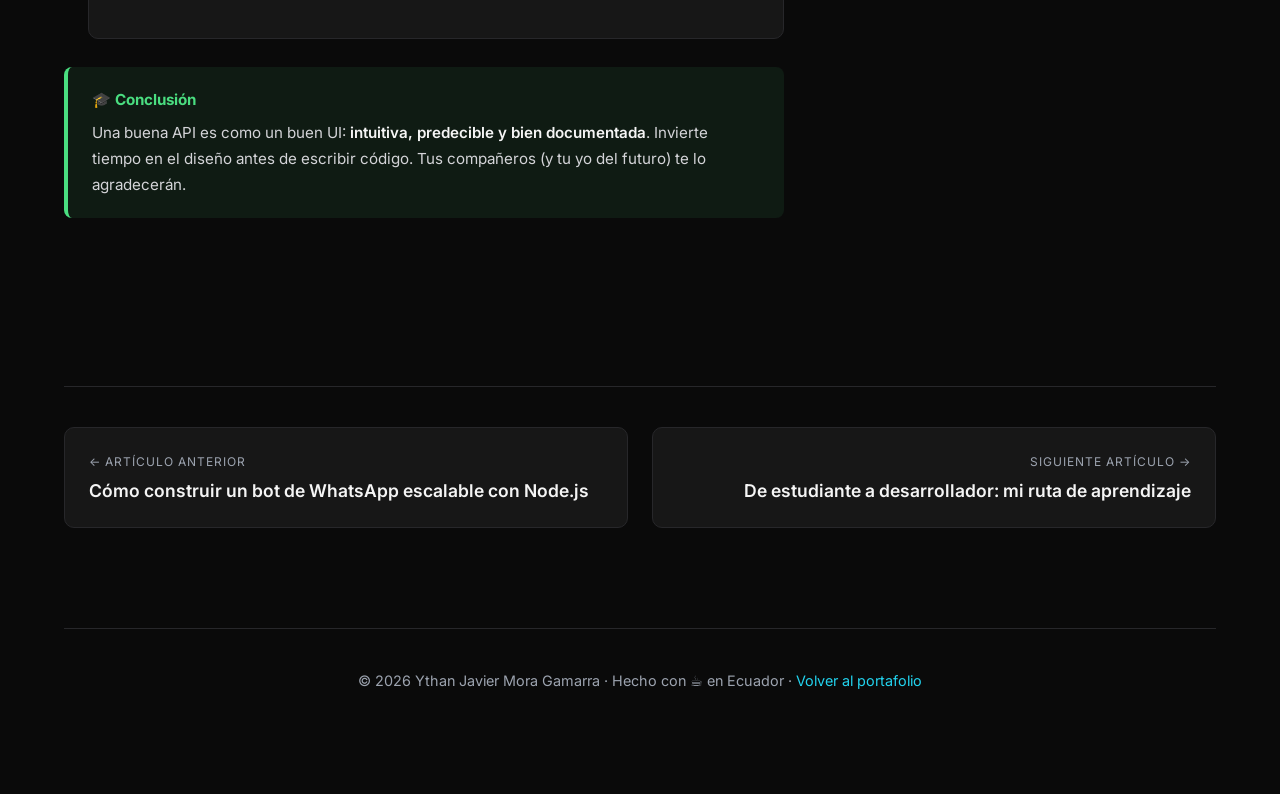
<file: articulo/articulo-2-apis-restful.html>
<!DOCTYPE html>
<html lang="es">
<head>
  <meta charset="UTF-8">
  <meta name="viewport" content="width=device-width, initial-scale=1.0">
  <meta name="description" content="Principios de diseño de APIs RESTful: endpoints, versionado, JWT, Swagger y errores consistentes.">
  <meta name="author" content="Ythan Javier Mora Gamarra">
  <title>Diseñando APIs RESTful que los desarrolladores amen usar | Ythan Javier</title>
  
  <link rel="preconnect" href="https://fonts.googleapis.com">
  <link rel="preconnect" href="https://fonts.gstatic.com" crossorigin>
  <link href="https://fonts.googleapis.com/css2?family=Inter:wght@400;500;600;700;800&family=Fira+Code:wght@400;500&display=swap" rel="stylesheet">
  
  <style>
    /* Mismo CSS del artículo 1 (cópialo aquí para mantener consistencia) */
    :root { --bg: #0a0a0a; --bg-soft: #111111; --panel: #171717; --text: #f5f5f5; --muted: #9ca3af; --line: #27272a; --accent: #22d3ee; --accent-2: #a78bfa; --success: #4ade80; --warning: #fbbf24; --code-bg: #1e1e2e; --font-sans: 'Inter', system-ui, sans-serif; --font-mono: 'Fira Code', monospace; }
    * { box-sizing: border-box; margin: 0; padding: 0; }
    html { scroll-behavior: smooth; }
    body { background: var(--bg); color: var(--text); font-family: var(--font-sans); line-height: 1.7; -webkit-font-smoothing: antialiased; }
    .progress-bar { position: fixed; top: 0; left: 0; height: 3px; width: 0%; background: linear-gradient(90deg, var(--accent), var(--accent-2)); z-index: 1000; box-shadow: 0 0 15px var(--accent); transition: width 0.1s linear; }
    .article-nav { position: sticky; top: 0; z-index: 100; background: rgba(10,10,10,0.9); backdrop-filter: blur(18px); -webkit-backdrop-filter: blur(18px); border-bottom: 1px solid var(--line); padding: 16px 24px; }
    .article-nav-inner { max-width: 1200px; margin: 0 auto; display: flex; justify-content: space-between; align-items: center; gap: 16px; }
    .back-link { color: var(--muted); text-decoration: none; font-size: 0.9rem; font-weight: 500; display: inline-flex; align-items: center; gap: 8px; transition: color 0.2s; }
    .back-link:hover { color: var(--text); }
    .nav-brand { font-weight: 700; font-size: 1rem; color: var(--text); text-decoration: none; letter-spacing: -0.5px; }
    .nav-brand span { color: var(--accent); }
    .article-layout { max-width: 1200px; margin: 0 auto; padding: 60px 24px; display: grid; grid-template-columns: 1fr 260px; gap: 60px; }
    @media (max-width: 900px) { .article-layout { grid-template-columns: 1fr; gap: 40px; } .toc { position: static !important; } }
    .article-hero { grid-column: 1 / -1; margin-bottom: 20px; padding-bottom: 40px; border-bottom: 1px solid var(--line); }
    .article-meta-top { display: flex; align-items: center; gap: 16px; margin-bottom: 24px; flex-wrap: wrap; }
    .article-tag { font-size: 0.75rem; font-weight: 600; text-transform: uppercase; letter-spacing: 1px; color: var(--accent); padding: 6px 12px; background: rgba(34,211,238,0.1); border: 1px solid rgba(34,211,238,0.3); border-radius: 100px; }
    .article-date { font-size: 0.85rem; color: var(--muted); }
    .article-title { font-size: clamp(2rem, 5vw, 3.5rem); font-weight: 800; letter-spacing: -2px; line-height: 1.1; margin-bottom: 24px; background: linear-gradient(90deg, #fff 0%, #fff 40%, var(--accent) 60%, var(--accent-2) 80%); -webkit-background-clip: text; background-clip: text; -webkit-text-fill-color: transparent; }
    .article-subtitle { font-size: 1.2rem; color: var(--muted); max-width: 700px; line-height: 1.6; margin-bottom: 32px; }
    .article-author { display: flex; align-items: center; gap: 16px; }
    .author-avatar { width: 48px; height: 48px; border-radius: 50%; background: linear-gradient(135deg, var(--accent), var(--accent-2)); display: grid; place-items: center; font-weight: 700; color: #000; font-size: 1.1rem; }
    .author-info cite { display: block; font-style: normal; font-weight: 600; color: var(--text); font-size: 0.95rem; }
    .author-info span { font-size: 0.85rem; color: var(--muted); }
    .article-stats { display: flex; gap: 24px; margin-left: auto; color: var(--muted); font-size: 0.85rem; }
    .article-stats span { display: inline-flex; align-items: center; gap: 6px; }
    .article-content { max-width: 720px; }
    .article-content h2 { font-size: 1.8rem; font-weight: 700; letter-spacing: -1px; margin: 56px 0 20px; color: var(--text); scroll-margin-top: 100px; }
    .article-content h3 { font-size: 1.3rem; font-weight: 600; margin: 40px 0 16px; color: var(--text); scroll-margin-top: 100px; }
    .article-content p { margin-bottom: 20px; color: #d4d4d8; font-size: 1.05rem; }
    .article-content strong { color: var(--text); font-weight: 600; }
    .article-content a { color: var(--accent); text-decoration: underline; text-decoration-color: rgba(34,211,238,0.3); text-underline-offset: 3px; transition: text-decoration-color 0.2s; }
    .article-content a:hover { text-decoration-color: var(--accent); }
    .article-content ul, .article-content ol { margin: 20px 0 20px 24px; color: #d4d4d8; }
    .article-content li { margin-bottom: 10px; }
    .article-content code:not([class]) { background: var(--panel); padding: 2px 8px; border-radius: 4px; font-family: var(--font-mono); font-size: 0.9em; color: var(--accent); border: 1px solid var(--line); }
    .code-block { background: var(--code-bg); border: 1px solid var(--line); border-radius: 10px; margin: 24px 0; overflow: hidden; }
    .code-header { display: flex; justify-content: space-between; align-items: center; padding: 12px 16px; background: rgba(0,0,0,0.3); border-bottom: 1px solid var(--line); font-size: 0.8rem; color: var(--muted); font-family: var(--font-mono); }
    .code-dots { display: flex; gap: 6px; }
    .code-dots span { width: 10px; height: 10px; border-radius: 50%; }
    .code-dots span:nth-child(1) { background: #ff5f56; }
    .code-dots span:nth-child(2) { background: #ffbd2e; }
    .code-dots span:nth-child(3) { background: #27c93f; }
    .copy-btn { background: transparent; border: 1px solid var(--line); color: var(--muted); padding: 4px 10px; border-radius: 4px; font-size: 0.75rem; cursor: pointer; font-family: var(--font-sans); transition: all 0.2s; }
    .copy-btn:hover { color: var(--text); border-color: var(--accent); }
    .copy-btn.copied { color: var(--success); border-color: var(--success); }
    .code-block pre { padding: 20px; overflow-x: auto; font-family: var(--font-mono); font-size: 0.88rem; line-height: 1.6; color: #e0e0e0; }
    .callout { padding: 20px 24px; border-radius: 8px; margin: 28px 0; border-left: 4px solid; }
    .callout-title { font-weight: 700; margin-bottom: 8px; font-size: 0.95rem; }
    .callout p { margin: 0; font-size: 0.95rem; }
    .callout.info { background: rgba(34,211,238,0.08); border-color: var(--accent); }
    .callout.info .callout-title { color: var(--accent); }
    .callout.warning { background: rgba(251,191,36,0.08); border-color: var(--warning); }
    .callout.warning .callout-title { color: var(--warning); }
    .callout.success { background: rgba(74,222,128,0.08); border-color: var(--success); }
    .callout.success .callout-title { color: var(--success); }
    .checklist { list-style: none; margin-left: 0; background: var(--panel); padding: 24px; border-radius: 10px; border: 1px solid var(--line); }
    .checklist li { padding: 8px 0 8px 32px; position: relative; color: #d4d4d8; }
    .checklist li::before { content: "✓"; position: absolute; left: 0; color: var(--success); font-weight: 700; }
    .toc { position: sticky; top: 100px; align-self: start; padding: 24px; background: var(--panel); border: 1px solid var(--line); border-radius: 10px; height: fit-content; }
    .toc-title { font-size: 0.75rem; text-transform: uppercase; letter-spacing: 1px; color: var(--muted); margin-bottom: 16px; font-weight: 600; }
    .toc-list { list-style: none; }
    .toc-list li { margin-bottom: 10px; }
    .toc-list a { color: var(--muted); text-decoration: none; font-size: 0.88rem; display: block; padding-left: 12px; border-left: 2px solid transparent; transition: all 0.2s; }
    .toc-list a:hover { color: var(--text); }
    .toc-list a.active { color: var(--accent); border-left-color: var(--accent); font-weight: 500; }
    .article-nav-bottom { grid-column: 1 / -1; margin-top: 80px; padding-top: 40px; border-top: 1px solid var(--line); display: grid; grid-template-columns: 1fr 1fr; gap: 24px; }
    @media (max-width: 600px) { .article-nav-bottom { grid-template-columns: 1fr; } }
    .nav-card { padding: 24px; background: var(--panel); border: 1px solid var(--line); border-radius: 10px; text-decoration: none; transition: all 0.25s; }
    .nav-card:hover { border-color: var(--accent); transform: translateY(-3px); }
    .nav-card-label { font-size: 0.75rem; text-transform: uppercase; letter-spacing: 1px; color: var(--muted); margin-bottom: 8px; }
    .nav-card-title { font-size: 1.1rem; font-weight: 600; color: var(--text); line-height: 1.3; }
    .nav-card.next { text-align: right; }
    .article-footer { grid-column: 1 / -1; text-align: center; padding: 40px 24px; border-top: 1px solid var(--line); margin-top: 40px; color: var(--muted); font-size: 0.9rem; }
    .article-footer a { color: var(--accent); text-decoration: none; }
    .fade-in { opacity: 0; transform: translateY(20px); animation: fadeIn 0.7s ease forwards; }
    @keyframes fadeIn { to { opacity: 1; transform: none; } }
    .fade-in:nth-child(2) { animation-delay: 0.1s; }
    .fade-in:nth-child(3) { animation-delay: 0.2s; }
  </style>
</head>
<body>
  <div class="progress-bar" id="progressBar"></div>

  <nav class="article-nav">
    <div class="article-nav-inner">
      <a href="../index.html#blog" class="back-link">
        <svg width="16" height="16" viewBox="0 0 24 24" fill="none" stroke="currentColor" stroke-width="2"><path d="M19 12H5M12 19l-7-7 7-7"/></svg>
        Volver al portafolio
      </a>
      <a href="../index.html" class="nav-brand">Ythan<span>.</span>Javier</a>
    </div>
  </nav>

  <div class="article-layout">
    <header class="article-hero fade-in">
      <div class="article-meta-top">
        <span class="article-tag">Backend</span>
        <span class="article-date">Septiembre 2026</span>
      </div>
      <h1 class="article-title">Diseñando APIs RESTful que los desarrolladores amen usar</h1>
      <p class="article-subtitle">Principios de diseño de endpoints, versionado, autenticación JWT, documentación con Swagger y errores consistentes.</p>
      <div class="article-author">
        <div class="author-avatar">YJ</div>
        <div class="author-info">
          <cite>Ythan Javier Mora Gamarra</cite>
          <span>Desarrollador Full Stack · 10 min de lectura</span>
        </div>
        <div class="article-stats">
          <span> 10 min</span>
          <span>💬 0 comentarios</span>
        </div>
      </div>
    </header>

    <article class="article-content">
      <p class="fade-in">Crear una API es fácil. Crear una que otros desarrolladores <strong>disfruten usar</strong> es un arte. Después de construir decenas de APIs en Node.js y PHP, he aprendido que la diferencia entre una API buena y una excelente está en los detalles.</p>

      <div class="callout info fade-in">
        <div class="callout-title">🎯 Para quién es este artículo</div>
        <p>Si ya sabes hacer un <code>GET /users</code> pero quieres llevar tus APIs al nivel profesional, este artículo es para ti.</p>
      </div>

      <h2 id="nombres">1️⃣ Nombres claros y recursos</h2>
      <p>Usa <strong>sustantivos en plural</strong> y evita verbos en las URLs. La URL debe describir el recurso, no la acción:</p>

      <div class="code-block">
        <div class="code-header">
          <div class="code-dots"><span></span><span></span><span></span></div>
          <span>❌ Mal vs ✅ Bien</span>
        </div>
        <pre>❌ GET /api/getUsers
❌ POST /api/createUser
❌ GET /api/deleteUser?id=5

✅ GET    /api/v1/users
✅ POST   /api/v1/users
✅ DELETE /api/v1/users/5</pre>
      </div>

      <h2 id="codigos">2️⃣ Códigos HTTP correctos</h2>
      <p>No devuelvas siempre <code>200 OK</code>. Los códigos HTTP son parte del contrato de tu API:</p>

      <ul class="checklist">
        <li><strong>200 OK</strong> — Petición exitosa (GET, PUT, PATCH)</li>
        <li><strong>201 Created</strong> — Recurso creado (POST)</li>
        <li><strong>204 No Content</strong> — Éxito sin cuerpo (DELETE)</li>
        <li><strong>400 Bad Request</strong> — Error del cliente (validación)</li>
        <li><strong>401 Unauthorized</strong> — No autenticado</li>
        <li><strong>403 Forbidden</strong> — Autenticado pero sin permisos</li>
        <li><strong>404 Not Found</strong> — Recurso no existe</li>
        <li><strong>500 Internal Server Error</strong> — Error del servidor</li>
      </ul>

      <div class="code-block">
        <div class="code-header">
          <div class="code-dots"><span></span><span></span><span></span></div>
          <span>Ejemplo en Express.js</span>
          <button class="copy-btn" onclick="copyCode(this)">Copiar</button>
        </div>
        <pre>app.post('/api/v1/users', async (req, res) => {
  try {
    const user = await User.create(req.body);
    res.status(201).json({
      success: true,
      data: user
    });
  } catch (error) {
    if (error.name === 'ValidationError') {
      return res.status(400).json({
        success: false,
        error: error.message
      });
    }
    res.status(500).json({
      success: false,
      error: 'Error interno del servidor'
    });
  }
});</pre>
      </div>

      <h2 id="paginacion">3️⃣ Paginación y filtros</h2>
      <p>Nunca devuelvas 10,000 registros de golpe. Usa paginación consistente:</p>

      <div class="code-block">
        <div class="code-header">
          <div class="code-dots"><span></span><span></span><span></span></div>
          <span>Ejemplo de respuesta paginada</span>
          <button class="copy-btn" onclick="copyCode(this)">Copiar</button>
        </div>
        <pre>GET /api/v1/users?page=2&limit=20&sort=-createdAt

{
  "success": true,
  "data": [...],
  "pagination": {
    "page": 2,
    "limit": 20,
    "total": 150,
    "pages": 8
  }
}</pre>
      </div>

      <h2 id="errores">4️⃣ Errores consistentes</h2>
      <p>Todos los errores deben seguir el mismo formato. Crea un middleware de errores global:</p>

      <div class="code-block">
        <div class="code-header">
          <div class="code-dots"><span></span><span></span><span></span></div>
          <span>middleware/errorHandler.js</span>
          <button class="copy-btn" onclick="copyCode(this)">Copiar</button>
        </div>
        <pre>const errorHandler = (err, req, res, next) => {
  const statusCode = err.statusCode || 500;
  
  res.status(statusCode).json({
    success: false,
    error: {
      message: err.message,
      code: err.code || 'INTERNAL_ERROR',
      ...(process.env.NODE_ENV === 'development' && {
        stack: err.stack
      })
    }
  });
};

module.exports = errorHandler;</pre>
      </div>

      <h2 id="jwt">5️⃣ Autenticación con JWT</h2>
      <p>Usa <strong>JWT</strong> para autenticación stateless. Nunca guardes sesiones en memoria del servidor:</p>

      <div class="code-block">
        <div class="code-header">
          <div class="code-dots"><span></span><span></span><span></span></div>
          <span>middleware/auth.js</span>
          <button class="copy-btn" onclick="copyCode(this)">Copiar</button>
        </div>
        <pre>const jwt = require('jsonwebtoken');
const User = require('../models/User');

const protect = async (req, res, next) => {
  let token;
  
  if (req.headers.authorization?.startsWith('Bearer')) {
    token = req.headers.authorization.split(' ')[1];
  }
  
  if (!token) {
    return res.status(401).json({
      success: false,
      error: 'No autorizado, token requerido'
    });
  }
  
  try {
    const decoded = jwt.verify(token, process.env.JWT_SECRET);
    req.user = await User.findById(decoded.id).select('-password');
    next();
  } catch (error) {
    res.status(401).json({
      success: false,
      error: 'Token inválido o expirado'
    });
  }
};

module.exports = { protect };</pre>
      </div>

      <div class="callout warning">
        <div class="callout-title">⚠️ Seguridad</div>
        <p>Nunca hardcodees el <code>JWT_SECRET</code>. Usa variables de entorno y rota las claves cada 90 días en producción.</p>
      </div>

      <h2 id="swagger">6️⃣ Documentación con Swagger</h2>
      <p>Si no está documentado, <strong>no existe</strong>. Usa Swagger/OpenAPI:</p>

      <div class="code-block">
        <div class="code-header">
          <div class="code-dots"><span></span><span></span><span></span></div>
          <span>swagger.yaml (ejemplo)</span>
          <button class="copy-btn" onclick="copyCode(this)">Copiar</button>
        </div>
        <pre>/api/v1/users:
  get:
    summary: Lista todos los usuarios
    tags: [Users]
    parameters:
      - name: page
        in: query
        schema: { type: integer, default: 1 }
      - name: limit
        in: query
        schema: { type: integer, default: 20 }
    responses:
      200:
        description: Lista exitosa
      401:
        description: No autorizado</pre>
      </div>

      <h2 id="versionado">7️ Versionado de API</h2>
      <p>Usa versionado en la URL para no romper clientes existentes:</p>

      <div class="code-block">
        <div class="code-header">
          <div class="code-dots"><span></span><span></span><span></span></div>
          <span>Estrategias de versionado</span>
        </div>
        <pre>✅ URL:        /api/v1/users      (más común)
✅ Header:     Accept: application/vnd.api.v1+json
❌ Query:      /api/users?version=1  (evitar)</pre>
      </div>

      <h2 id="checklist">✅ Checklist de API profesional</h2>
      <ul class="checklist">
        <li>URLs con sustantivos en plural</li>
        <li>Códigos HTTP correctos</li>
        <li>Paginación en endpoints de lista</li>
        <li>Formato de error consistente</li>
        <li>Autenticación JWT</li>
        <li>Rate limiting</li>
        <li>Documentación Swagger/OpenAPI</li>
        <li>Versionado de API</li>
        <li>Logs de peticiones</li>
        <li>Tests automatizados</li>
      </ul>

      <div class="callout success">
        <div class="callout-title">🎓 Conclusión</div>
        <p>Una buena API es como un buen UI: <strong>intuitiva, predecible y bien documentada</strong>. Invierte tiempo en el diseño antes de escribir código. Tus compañeros (y tu yo del futuro) te lo agradecerán.</p>
      </div>
    </article>

    <aside class="toc">
      <div class="toc-title">En este artículo</div>
      <ul class="toc-list" id="tocList">
        <li><a href="#nombres">Nombres y recursos</a></li>
        <li><a href="#codigos">Códigos HTTP</a></li>
        <li><a href="#paginacion">Paginación y filtros</a></li>
        <li><a href="#errores">Errores consistentes</a></li>
        <li><a href="#jwt">Autenticación JWT</a></li>
        <li><a href="#swagger">Documentación Swagger</a></li>
        <li><a href="#versionado">Versionado</a></li>
        <li><a href="#checklist">Checklist final</a></li>
      </ul>
    </aside>

    <nav class="article-nav-bottom">
      <a href="/articulo/bot-whatsapp-nodejs.html" class="nav-card">
        <div class="nav-card-label">← Artículo anterior</div>
        <div class="nav-card-title">Cómo construir un bot de WhatsApp escalable con Node.js</div>
      </a>
      <a href="/articulo/articulo-3-ruta-aprendizaje.html" class="nav-card next">
        <div class="nav-card-label">Siguiente artículo →</div>
        <div class="nav-card-title">De estudiante a desarrollador: mi ruta de aprendizaje</div>
      </a>
    </nav>

    <footer class="article-footer">
      © 2026 Ythan Javier Mora Gamarra · Hecho con ☕ en Ecuador · 
      <a href="../index.html">Volver al portafolio</a>
    </footer>
  </div>

  <script>
    const progressBar = document.getElementById('progressBar');
    window.addEventListener('scroll', () => {
      const scrolled = window.scrollY;
      const total = document.documentElement.scrollHeight - window.innerHeight;
      progressBar.style.width = (scrolled / total) * 100 + '%';
    }, { passive: true });

    function copyCode(btn) {
      const code = btn.closest('.code-block').querySelector('pre').textContent;
      navigator.clipboard.writeText(code).then(() => {
        btn.textContent = '✓ Copiado';
        btn.classList.add('copied');
        setTimeout(() => { btn.textContent = 'Copiar'; btn.classList.remove('copied'); }, 2000);
      });
    }

    const headings = document.querySelectorAll('.article-content h2, .article-content h3');
    const tocLinks = document.querySelectorAll('.toc-list a');
    const observer = new IntersectionObserver((entries) => {
      entries.forEach(entry => {
        if (entry.isIntersecting) {
          const id = entry.target.getAttribute('id');
          tocLinks.forEach(link => {
            link.classList.toggle('active', link.getAttribute('href') === '#' + id);
          });
        }
      });
    }, { rootMargin: '-100px 0px -70% 0px', threshold: 0 });
    headings.forEach(h => { if (h.id) observer.observe(h); });
  </script>
</body>
</html>
</file>
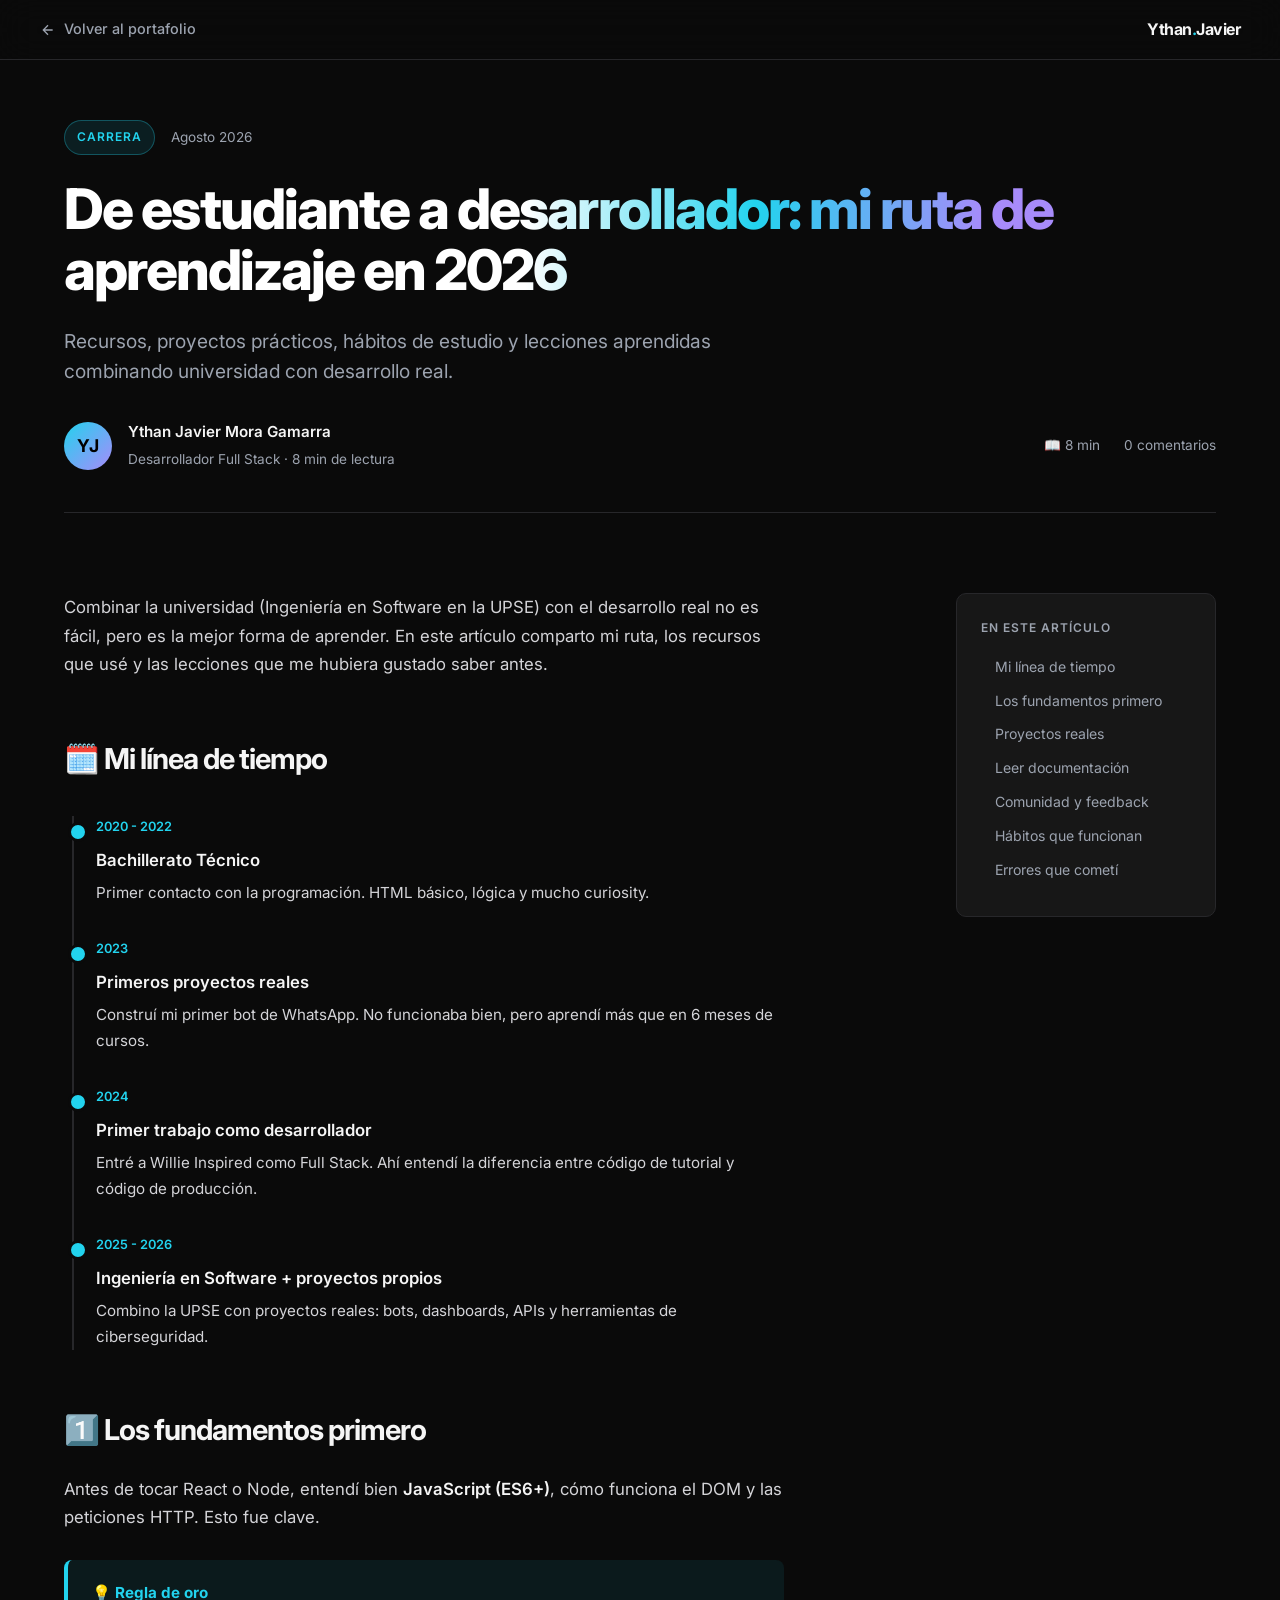
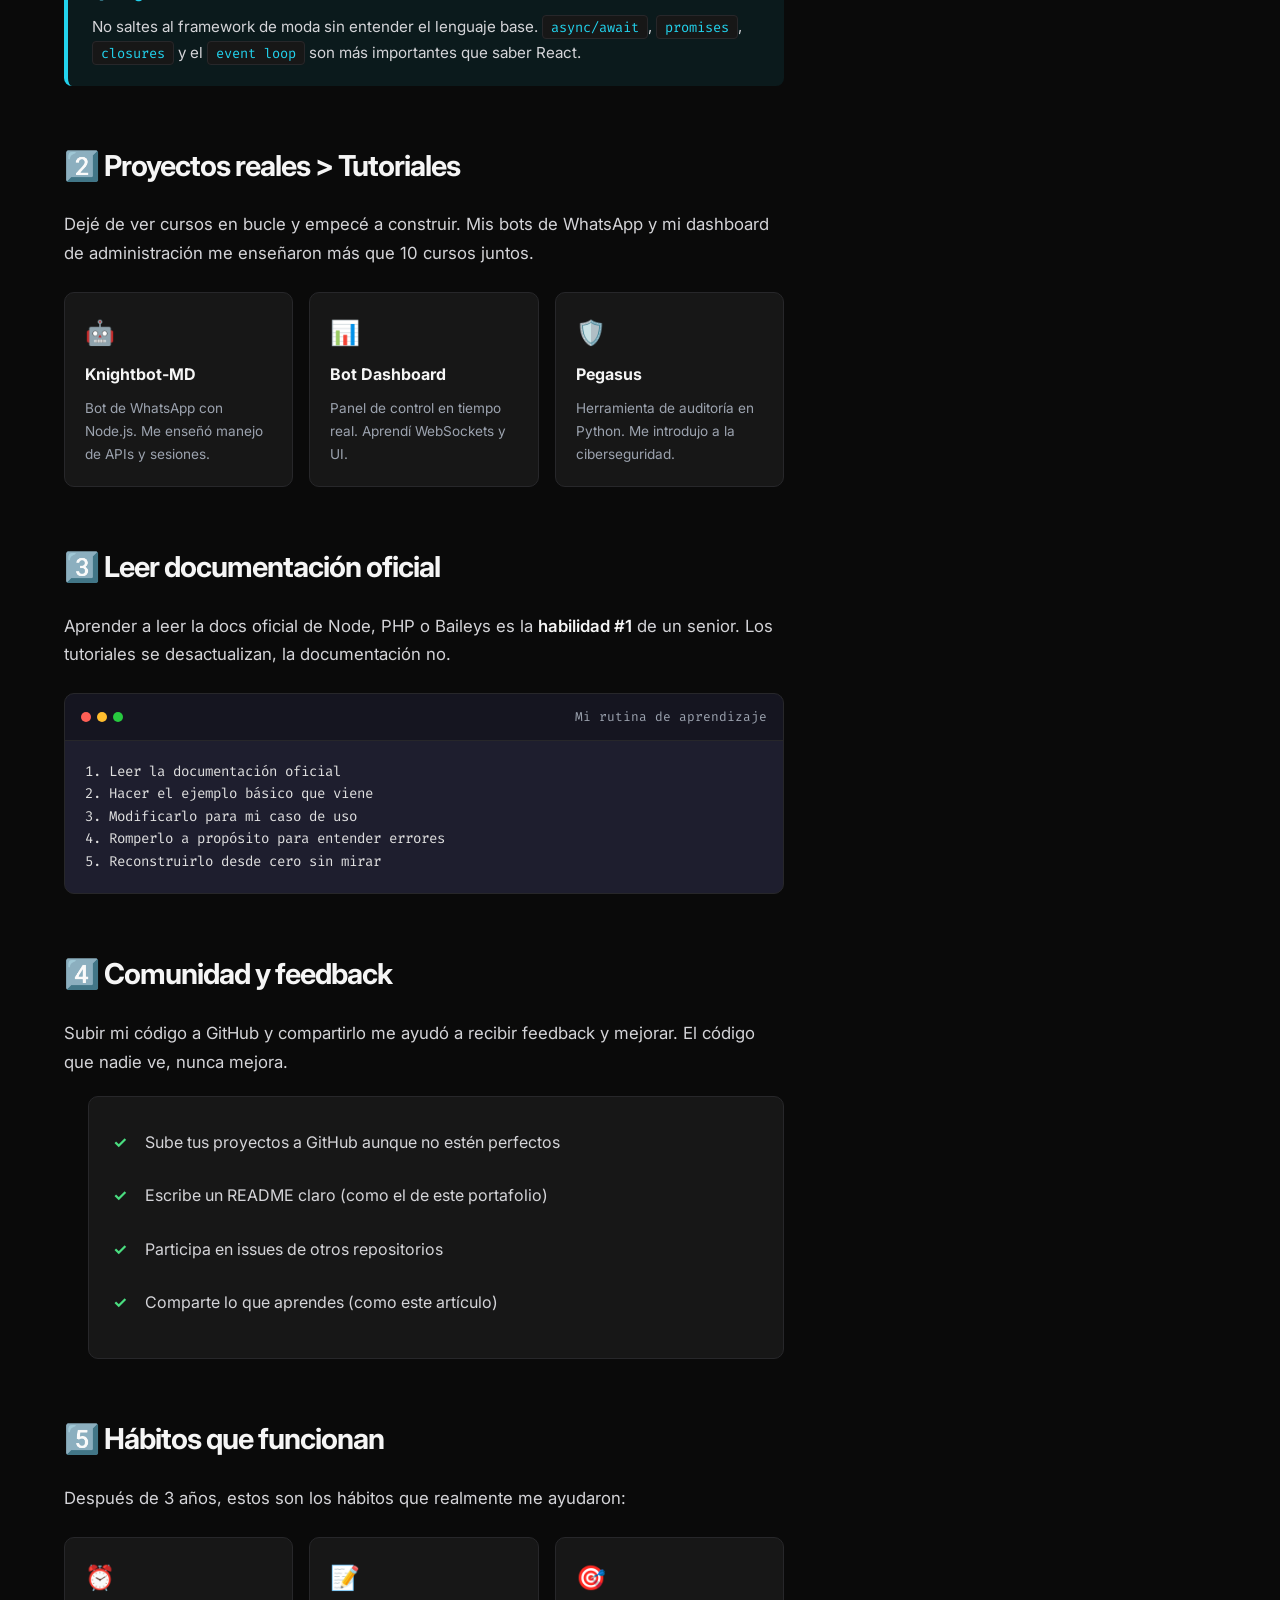
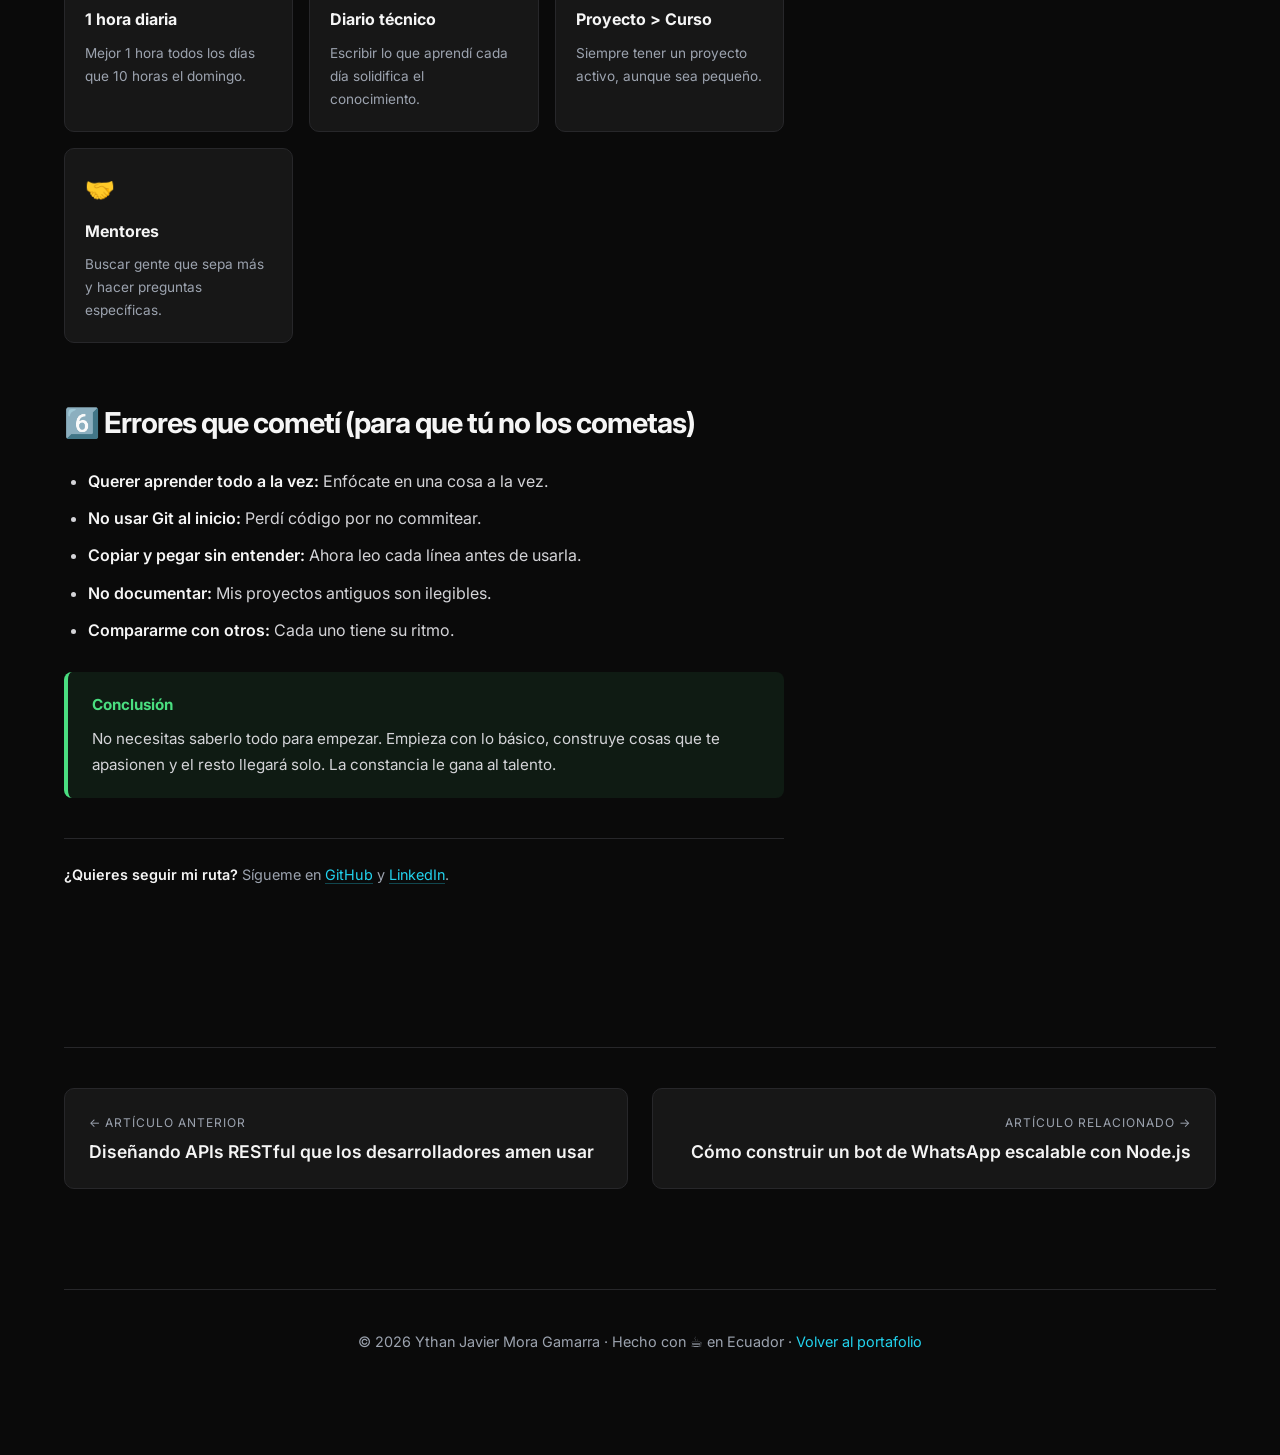
<file: articulo/articulo-3-ruta-aprendizaje.html>
<!DOCTYPE html>
<html lang="es">
<head>
  <meta charset="UTF-8">
  <meta name="viewport" content="width=device-width, initial-scale=1.0">
  <meta name="description" content="Mi ruta de aprendizaje combinando universidad y desarrollo real. Recursos, hábitos y lecciones aprendidas.">
  <meta name="author" content="Ythan Javier Mora Gamarra">
  <title>De estudiante a desarrollador: mi ruta de aprendizaje | Ythan Javier</title>
  
  <link rel="preconnect" href="https://fonts.googleapis.com">
  <link rel="preconnect" href="https://fonts.gstatic.com" crossorigin>
  <link href="https://fonts.googleapis.com/css2?family=Inter:wght@400;500;600;700;800&family=Fira+Code:wght@400;500&display=swap" rel="stylesheet">
  
  <style>
    :root { --bg: #0a0a0a; --bg-soft: #111111; --panel: #171717; --text: #f5f5f5; --muted: #9ca3af; --line: #27272a; --accent: #22d3ee; --accent-2: #a78bfa; --success: #4ade80; --warning: #fbbf24; --code-bg: #1e1e2e; --font-sans: 'Inter', system-ui, sans-serif; --font-mono: 'Fira Code', monospace; }
    * { box-sizing: border-box; margin: 0; padding: 0; }
    html { scroll-behavior: smooth; }
    body { background: var(--bg); color: var(--text); font-family: var(--font-sans); line-height: 1.7; -webkit-font-smoothing: antialiased; }
    .progress-bar { position: fixed; top: 0; left: 0; height: 3px; width: 0%; background: linear-gradient(90deg, var(--accent), var(--accent-2)); z-index: 1000; box-shadow: 0 0 15px var(--accent); transition: width 0.1s linear; }
    .article-nav { position: sticky; top: 0; z-index: 100; background: rgba(10,10,10,0.9); backdrop-filter: blur(18px); -webkit-backdrop-filter: blur(18px); border-bottom: 1px solid var(--line); padding: 16px 24px; }
    .article-nav-inner { max-width: 1200px; margin: 0 auto; display: flex; justify-content: space-between; align-items: center; gap: 16px; }
    .back-link { color: var(--muted); text-decoration: none; font-size: 0.9rem; font-weight: 500; display: inline-flex; align-items: center; gap: 8px; transition: color 0.2s; }
    .back-link:hover { color: var(--text); }
    .nav-brand { font-weight: 700; font-size: 1rem; color: var(--text); text-decoration: none; letter-spacing: -0.5px; }
    .nav-brand span { color: var(--accent); }
    .article-layout { max-width: 1200px; margin: 0 auto; padding: 60px 24px; display: grid; grid-template-columns: 1fr 260px; gap: 60px; }
    @media (max-width: 900px) { .article-layout { grid-template-columns: 1fr; gap: 40px; } .toc { position: static !important; } }
    .article-hero { grid-column: 1 / -1; margin-bottom: 20px; padding-bottom: 40px; border-bottom: 1px solid var(--line); }
    .article-meta-top { display: flex; align-items: center; gap: 16px; margin-bottom: 24px; flex-wrap: wrap; }
    .article-tag { font-size: 0.75rem; font-weight: 600; text-transform: uppercase; letter-spacing: 1px; color: var(--accent); padding: 6px 12px; background: rgba(34,211,238,0.1); border: 1px solid rgba(34,211,238,0.3); border-radius: 100px; }
    .article-date { font-size: 0.85rem; color: var(--muted); }
    .article-title { font-size: clamp(2rem, 5vw, 3.5rem); font-weight: 800; letter-spacing: -2px; line-height: 1.1; margin-bottom: 24px; background: linear-gradient(90deg, #fff 0%, #fff 40%, var(--accent) 60%, var(--accent-2) 80%); -webkit-background-clip: text; background-clip: text; -webkit-text-fill-color: transparent; }
    .article-subtitle { font-size: 1.2rem; color: var(--muted); max-width: 700px; line-height: 1.6; margin-bottom: 32px; }
    .article-author { display: flex; align-items: center; gap: 16px; }
    .author-avatar { width: 48px; height: 48px; border-radius: 50%; background: linear-gradient(135deg, var(--accent), var(--accent-2)); display: grid; place-items: center; font-weight: 700; color: #000; font-size: 1.1rem; }
    .author-info cite { display: block; font-style: normal; font-weight: 600; color: var(--text); font-size: 0.95rem; }
    .author-info span { font-size: 0.85rem; color: var(--muted); }
    .article-stats { display: flex; gap: 24px; margin-left: auto; color: var(--muted); font-size: 0.85rem; }
    .article-stats span { display: inline-flex; align-items: center; gap: 6px; }
    .article-content { max-width: 720px; }
    .article-content h2 { font-size: 1.8rem; font-weight: 700; letter-spacing: -1px; margin: 56px 0 20px; color: var(--text); scroll-margin-top: 100px; }
    .article-content h3 { font-size: 1.3rem; font-weight: 600; margin: 40px 0 16px; color: var(--text); scroll-margin-top: 100px; }
    .article-content p { margin-bottom: 20px; color: #d4d4d8; font-size: 1.05rem; }
    .article-content strong { color: var(--text); font-weight: 600; }
    .article-content a { color: var(--accent); text-decoration: underline; text-decoration-color: rgba(34,211,238,0.3); text-underline-offset: 3px; transition: text-decoration-color 0.2s; }
    .article-content a:hover { text-decoration-color: var(--accent); }
    .article-content ul, .article-content ol { margin: 20px 0 20px 24px; color: #d4d4d8; }
    .article-content li { margin-bottom: 10px; }
    .article-content code:not([class]) { background: var(--panel); padding: 2px 8px; border-radius: 4px; font-family: var(--font-mono); font-size: 0.9em; color: var(--accent); border: 1px solid var(--line); }
    .code-block { background: var(--code-bg); border: 1px solid var(--line); border-radius: 10px; margin: 24px 0; overflow: hidden; }
    .code-header { display: flex; justify-content: space-between; align-items: center; padding: 12px 16px; background: rgba(0,0,0,0.3); border-bottom: 1px solid var(--line); font-size: 0.8rem; color: var(--muted); font-family: var(--font-mono); }
    .code-dots { display: flex; gap: 6px; }
    .code-dots span { width: 10px; height: 10px; border-radius: 50%; }
    .code-dots span:nth-child(1) { background: #ff5f56; }
    .code-dots span:nth-child(2) { background: #ffbd2e; }
    .code-dots span:nth-child(3) { background: #27c93f; }
    .copy-btn { background: transparent; border: 1px solid var(--line); color: var(--muted); padding: 4px 10px; border-radius: 4px; font-size: 0.75rem; cursor: pointer; font-family: var(--font-sans); transition: all 0.2s; }
    .copy-btn:hover { color: var(--text); border-color: var(--accent); }
    .copy-btn.copied { color: var(--success); border-color: var(--success); }
    .code-block pre { padding: 20px; overflow-x: auto; font-family: var(--font-mono); font-size: 0.88rem; line-height: 1.6; color: #e0e0e0; }
    .callout { padding: 20px 24px; border-radius: 8px; margin: 28px 0; border-left: 4px solid; }
    .callout-title { font-weight: 700; margin-bottom: 8px; font-size: 0.95rem; }
    .callout p { margin: 0; font-size: 0.95rem; }
    .callout.info { background: rgba(34,211,238,0.08); border-color: var(--accent); }
    .callout.info .callout-title { color: var(--accent); }
    .callout.warning { background: rgba(251,191,36,0.08); border-color: var(--warning); }
    .callout.warning .callout-title { color: var(--warning); }
    .callout.success { background: rgba(74,222,128,0.08); border-color: var(--success); }
    .callout.success .callout-title { color: var(--success); }
    .checklist { list-style: none; margin-left: 0; background: var(--panel); padding: 24px; border-radius: 10px; border: 1px solid var(--line); }
    .checklist li { padding: 8px 0 8px 32px; position: relative; color: #d4d4d8; }
    .checklist li::before { content: "✓"; position: absolute; left: 0; color: var(--success); font-weight: 700; }
    .toc { position: sticky; top: 100px; align-self: start; padding: 24px; background: var(--panel); border: 1px solid var(--line); border-radius: 10px; height: fit-content; }
    .toc-title { font-size: 0.75rem; text-transform: uppercase; letter-spacing: 1px; color: var(--muted); margin-bottom: 16px; font-weight: 600; }
    .toc-list { list-style: none; }
    .toc-list li { margin-bottom: 10px; }
    .toc-list a { color: var(--muted); text-decoration: none; font-size: 0.88rem; display: block; padding-left: 12px; border-left: 2px solid transparent; transition: all 0.2s; }
    .toc-list a:hover { color: var(--text); }
    .toc-list a.active { color: var(--accent); border-left-color: var(--accent); font-weight: 500; }
    .article-nav-bottom { grid-column: 1 / -1; margin-top: 80px; padding-top: 40px; border-top: 1px solid var(--line); display: grid; grid-template-columns: 1fr 1fr; gap: 24px; }
    @media (max-width: 600px) { .article-nav-bottom { grid-template-columns: 1fr; } }
    .nav-card { padding: 24px; background: var(--panel); border: 1px solid var(--line); border-radius: 10px; text-decoration: none; transition: all 0.25s; }
    .nav-card:hover { border-color: var(--accent); transform: translateY(-3px); }
    .nav-card-label { font-size: 0.75rem; text-transform: uppercase; letter-spacing: 1px; color: var(--muted); margin-bottom: 8px; }
    .nav-card-title { font-size: 1.1rem; font-weight: 600; color: var(--text); line-height: 1.3; }
    .nav-card.next { text-align: right; }
    .article-footer { grid-column: 1 / -1; text-align: center; padding: 40px 24px; border-top: 1px solid var(--line); margin-top: 40px; color: var(--muted); font-size: 0.9rem; }
    .article-footer a { color: var(--accent); text-decoration: none; }
    .fade-in { opacity: 0; transform: translateY(20px); animation: fadeIn 0.7s ease forwards; }
    @keyframes fadeIn { to { opacity: 1; transform: none; } }
    .fade-in:nth-child(2) { animation-delay: 0.1s; }
    .fade-in:nth-child(3) { animation-delay: 0.2s; }
    /* Timeline especial para este artículo */
    .timeline { position: relative; padding-left: 32px; margin: 32px 0; }
    .timeline::before { content: ''; position: absolute; left: 8px; top: 0; bottom: 0; width: 2px; background: var(--line); }
    .timeline-item { position: relative; margin-bottom: 32px; }
    .timeline-item::before { content: ''; position: absolute; left: -28px; top: 6px; width: 14px; height: 14px; border-radius: 50%; background: var(--accent); border: 3px solid var(--bg); }
    .timeline-item h4 { font-size: 1.05rem; font-weight: 600; margin-bottom: 6px; color: var(--text); }
    .timeline-item .year { font-size: 0.8rem; color: var(--accent); font-weight: 600; margin-bottom: 8px; display: block; }
    .timeline-item p { color: #d4d4d8; font-size: 0.95rem; margin: 0; }
    .resource-grid { display: grid; grid-template-columns: repeat(auto-fit, minmax(200px, 1fr)); gap: 16px; margin: 24px 0; }
    .resource-card { background: var(--panel); border: 1px solid var(--line); padding: 20px; border-radius: 10px; transition: all 0.25s; }
    .resource-card:hover { border-color: var(--accent); transform: translateY(-3px); }
    .resource-card h4 { font-size: 1rem; margin-bottom: 8px; color: var(--text); }
    .resource-card p { font-size: 0.85rem; color: var(--muted); margin: 0; }
    .resource-card .emoji { font-size: 1.5rem; margin-bottom: 8px; display: block; }
  </style>
</head>
<body>
  <div class="progress-bar" id="progressBar"></div>

  <nav class="article-nav">
    <div class="article-nav-inner">
      <a href="../index.html#blog" class="back-link">
        <svg width="16" height="16" viewBox="0 0 24 24" fill="none" stroke="currentColor" stroke-width="2"><path d="M19 12H5M12 19l-7-7 7-7"/></svg>
        Volver al portafolio
      </a>
      <a href="../index.html" class="nav-brand">Ythan<span>.</span>Javier</a>
    </div>
  </nav>

  <div class="article-layout">
    <header class="article-hero fade-in">
      <div class="article-meta-top">
        <span class="article-tag">Carrera</span>
        <span class="article-date">Agosto 2026</span>
      </div>
      <h1 class="article-title">De estudiante a desarrollador: mi ruta de aprendizaje en 2026</h1>
      <p class="article-subtitle">Recursos, proyectos prácticos, hábitos de estudio y lecciones aprendidas combinando universidad con desarrollo real.</p>
      <div class="article-author">
        <div class="author-avatar">YJ</div>
        <div class="author-info">
          <cite>Ythan Javier Mora Gamarra</cite>
          <span>Desarrollador Full Stack · 8 min de lectura</span>
        </div>
        <div class="article-stats">
          <span>📖 8 min</span>
          <span> 0 comentarios</span>
        </div>
      </div>
    </header>

    <article class="article-content">
      <p class="fade-in">Combinar la universidad (Ingeniería en Software en la UPSE) con el desarrollo real no es fácil, pero es la mejor forma de aprender. En este artículo comparto mi ruta, los recursos que usé y las lecciones que me hubiera gustado saber antes.</p>

      <h2 id="timeline">🗓️ Mi línea de tiempo</h2>
      <div class="timeline">
        <div class="timeline-item">
          <span class="year">2020 - 2022</span>
          <h4>Bachillerato Técnico</h4>
          <p>Primer contacto con la programación. HTML básico, lógica y mucho curiosity.</p>
        </div>
        <div class="timeline-item">
          <span class="year">2023</span>
          <h4>Primeros proyectos reales</h4>
          <p>Construí mi primer bot de WhatsApp. No funcionaba bien, pero aprendí más que en 6 meses de cursos.</p>
        </div>
        <div class="timeline-item">
          <span class="year">2024</span>
          <h4>Primer trabajo como desarrollador</h4>
          <p>Entré a Willie Inspired como Full Stack. Ahí entendí la diferencia entre código de tutorial y código de producción.</p>
        </div>
        <div class="timeline-item">
          <span class="year">2025 - 2026</span>
          <h4>Ingeniería en Software + proyectos propios</h4>
          <p>Combino la UPSE con proyectos reales: bots, dashboards, APIs y herramientas de ciberseguridad.</p>
        </div>
      </div>

      <h2 id="fundamentos">1️⃣ Los fundamentos primero</h2>
      <p>Antes de tocar React o Node, entendí bien <strong>JavaScript (ES6+)</strong>, cómo funciona el DOM y las peticiones HTTP. Esto fue clave.</p>

      <div class="callout info">
        <div class="callout-title">💡 Regla de oro</div>
        <p>No saltes al framework de moda sin entender el lenguaje base. <code>async/await</code>, <code>promises</code>, <code>closures</code> y el <code>event loop</code> son más importantes que saber React.</p>
      </div>

      <h2 id="proyectos">2️⃣ Proyectos reales > Tutoriales</h2>
      <p>Dejé de ver cursos en bucle y empecé a construir. Mis bots de WhatsApp y mi dashboard de administración me enseñaron más que 10 cursos juntos.</p>

      <div class="resource-grid">
        <div class="resource-card">
          <span class="emoji">🤖</span>
          <h4>Knightbot-MD</h4>
          <p>Bot de WhatsApp con Node.js. Me enseñó manejo de APIs y sesiones.</p>
        </div>
        <div class="resource-card">
          <span class="emoji">📊</span>
          <h4>Bot Dashboard</h4>
          <p>Panel de control en tiempo real. Aprendí WebSockets y UI.</p>
        </div>
        <div class="resource-card">
          <span class="emoji">🛡️</span>
          <h4>Pegasus</h4>
          <p>Herramienta de auditoría en Python. Me introdujo a la ciberseguridad.</p>
        </div>
      </div>

      <h2 id="documentacion">3️⃣ Leer documentación oficial</h2>
      <p>Aprender a leer la docs oficial de Node, PHP o Baileys es la <strong>habilidad #1</strong> de un senior. Los tutoriales se desactualizan, la documentación no.</p>

      <div class="code-block">
        <div class="code-header">
          <div class="code-dots"><span></span><span></span><span></span></div>
          <span>Mi rutina de aprendizaje</span>
        </div>
        <pre>1. Leer la documentación oficial
2. Hacer el ejemplo básico que viene
3. Modificarlo para mi caso de uso
4. Romperlo a propósito para entender errores
5. Reconstruirlo desde cero sin mirar</pre>
      </div>

      <h2 id="comunidad">4️⃣ Comunidad y feedback</h2>
      <p>Subir mi código a GitHub y compartirlo me ayudó a recibir feedback y mejorar. El código que nadie ve, nunca mejora.</p>

      <ul class="checklist">
        <li>Sube tus proyectos a GitHub aunque no estén perfectos</li>
        <li>Escribe un README claro (como el de este portafolio)</li>
        <li>Participa en issues de otros repositorios</li>
        <li>Comparte lo que aprendes (como este artículo)</li>
      </ul>

      <h2 id="habitos">5️⃣ Hábitos que funcionan</h2>
      <p>Después de 3 años, estos son los hábitos que realmente me ayudaron:</p>

      <div class="resource-grid">
        <div class="resource-card">
          <span class="emoji">⏰</span>
          <h4>1 hora diaria</h4>
          <p>Mejor 1 hora todos los días que 10 horas el domingo.</p>
        </div>
        <div class="resource-card">
          <span class="emoji">📝</span>
          <h4>Diario técnico</h4>
          <p>Escribir lo que aprendí cada día solidifica el conocimiento.</p>
        </div>
        <div class="resource-card">
          <span class="emoji">🎯</span>
          <h4>Proyecto > Curso</h4>
          <p>Siempre tener un proyecto activo, aunque sea pequeño.</p>
        </div>
        <div class="resource-card">
          <span class="emoji">🤝</span>
          <h4>Mentores</h4>
          <p>Buscar gente que sepa más y hacer preguntas específicas.</p>
        </div>
      </div>

      <h2 id="errores">6️⃣ Errores que cometí (para que tú no los cometas)</h2>
      <ul>
        <li><strong>Querer aprender todo a la vez:</strong> Enfócate en una cosa a la vez.</li>
        <li><strong>No usar Git al inicio:</strong> Perdí código por no commitear.</li>
        <li><strong>Copiar y pegar sin entender:</strong> Ahora leo cada línea antes de usarla.</li>
        <li><strong>No documentar:</strong> Mis proyectos antiguos son ilegibles.</li>
        <li><strong>Compararme con otros:</strong> Cada uno tiene su ritmo.</li>
      </ul>

      <div class="callout success">
        <div class="callout-title"> Conclusión</div>
        <p>No necesitas saberlo todo para empezar. Empieza con lo básico, construye cosas que te apasionen y el resto llegará solo. La constancia le gana al talento.</p>
      </div>

      <p style="margin-top: 40px; padding-top: 24px; border-top: 1px solid var(--line); color: var(--muted); font-size: 0.9rem;">
        <strong style="color: var(--text);">¿Quieres seguir mi ruta?</strong> Sígueme en 
        <a href="https://github.com/JAVIER10733" target="_blank" rel="noopener">GitHub</a> y 
        <a href="https://linkedin.com/in/ythan-javier-3664b032b" target="_blank" rel="noopener">LinkedIn</a>.
      </p>
    </article>

    <aside class="toc">
      <div class="toc-title">En este artículo</div>
      <ul class="toc-list" id="tocList">
        <li><a href="#timeline">Mi línea de tiempo</a></li>
        <li><a href="#fundamentos">Los fundamentos primero</a></li>
        <li><a href="#proyectos">Proyectos reales</a></li>
        <li><a href="#documentacion">Leer documentación</a></li>
        <li><a href="#comunidad">Comunidad y feedback</a></li>
        <li><a href="#habitos">Hábitos que funcionan</a></li>
        <li><a href="#errores">Errores que cometí</a></li>
      </ul>
    </aside>

    <nav class="article-nav-bottom">
      <a href="/articulo/articulo-2-apis-restful.html" class="nav-card">
        <div class="nav-card-label">← Artículo anterior</div>
        <div class="nav-card-title">Diseñando APIs RESTful que los desarrolladores amen usar</div>
      </a>
      <a href="/articulo/bot-whatsapp-nodejs.html" class="nav-card next">
        <div class="nav-card-label">Artículo relacionado →</div>
        <div class="nav-card-title">Cómo construir un bot de WhatsApp escalable con Node.js</div>
      </a>
    </nav>

    <footer class="article-footer">
      © 2026 Ythan Javier Mora Gamarra · Hecho con ☕ en Ecuador · 
      <a href="../index.html">Volver al portafolio</a>
    </footer>
  </div>

  <script>
    const progressBar = document.getElementById('progressBar');
    window.addEventListener('scroll', () => {
      const scrolled = window.scrollY;
      const total = document.documentElement.scrollHeight - window.innerHeight;
      progressBar.style.width = (scrolled / total) * 100 + '%';
    }, { passive: true });

    function copyCode(btn) {
      const code = btn.closest('.code-block').querySelector('pre').textContent;
      navigator.clipboard.writeText(code).then(() => {
        btn.textContent = '✓ Copiado';
        btn.classList.add('copied');
        setTimeout(() => { btn.textContent = 'Copiar'; btn.classList.remove('copied'); }, 2000);
      });
    }

    const headings = document.querySelectorAll('.article-content h2, .article-content h3');
    const tocLinks = document.querySelectorAll('.toc-list a');
    const observer = new IntersectionObserver((entries) => {
      entries.forEach(entry => {
        if (entry.isIntersecting) {
          const id = entry.target.getAttribute('id');
          tocLinks.forEach(link => {
            link.classList.toggle('active', link.getAttribute('href') === '#' + id);
          });
        }
      });
    }, { rootMargin: '-100px 0px -70% 0px', threshold: 0 });
    headings.forEach(h => { if (h.id) observer.observe(h); });
  </script>
</body>
</html>
</file>
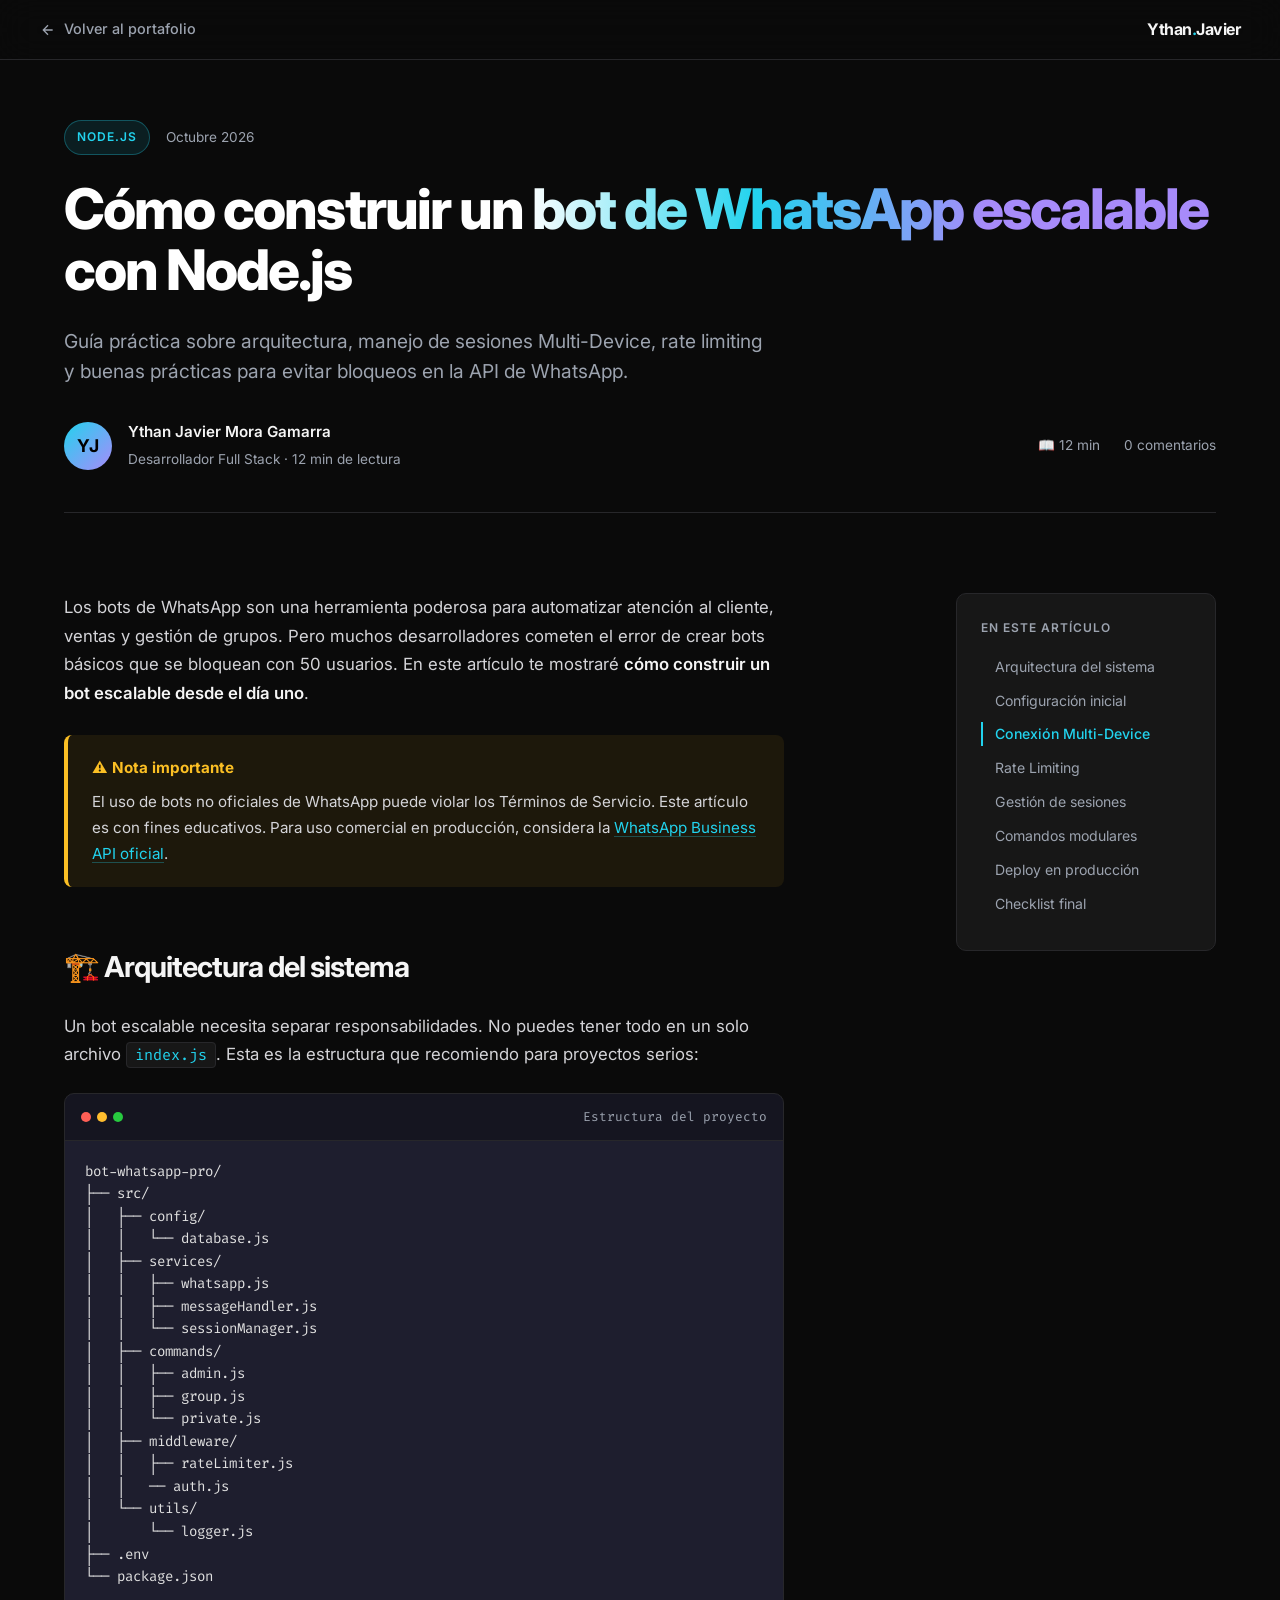
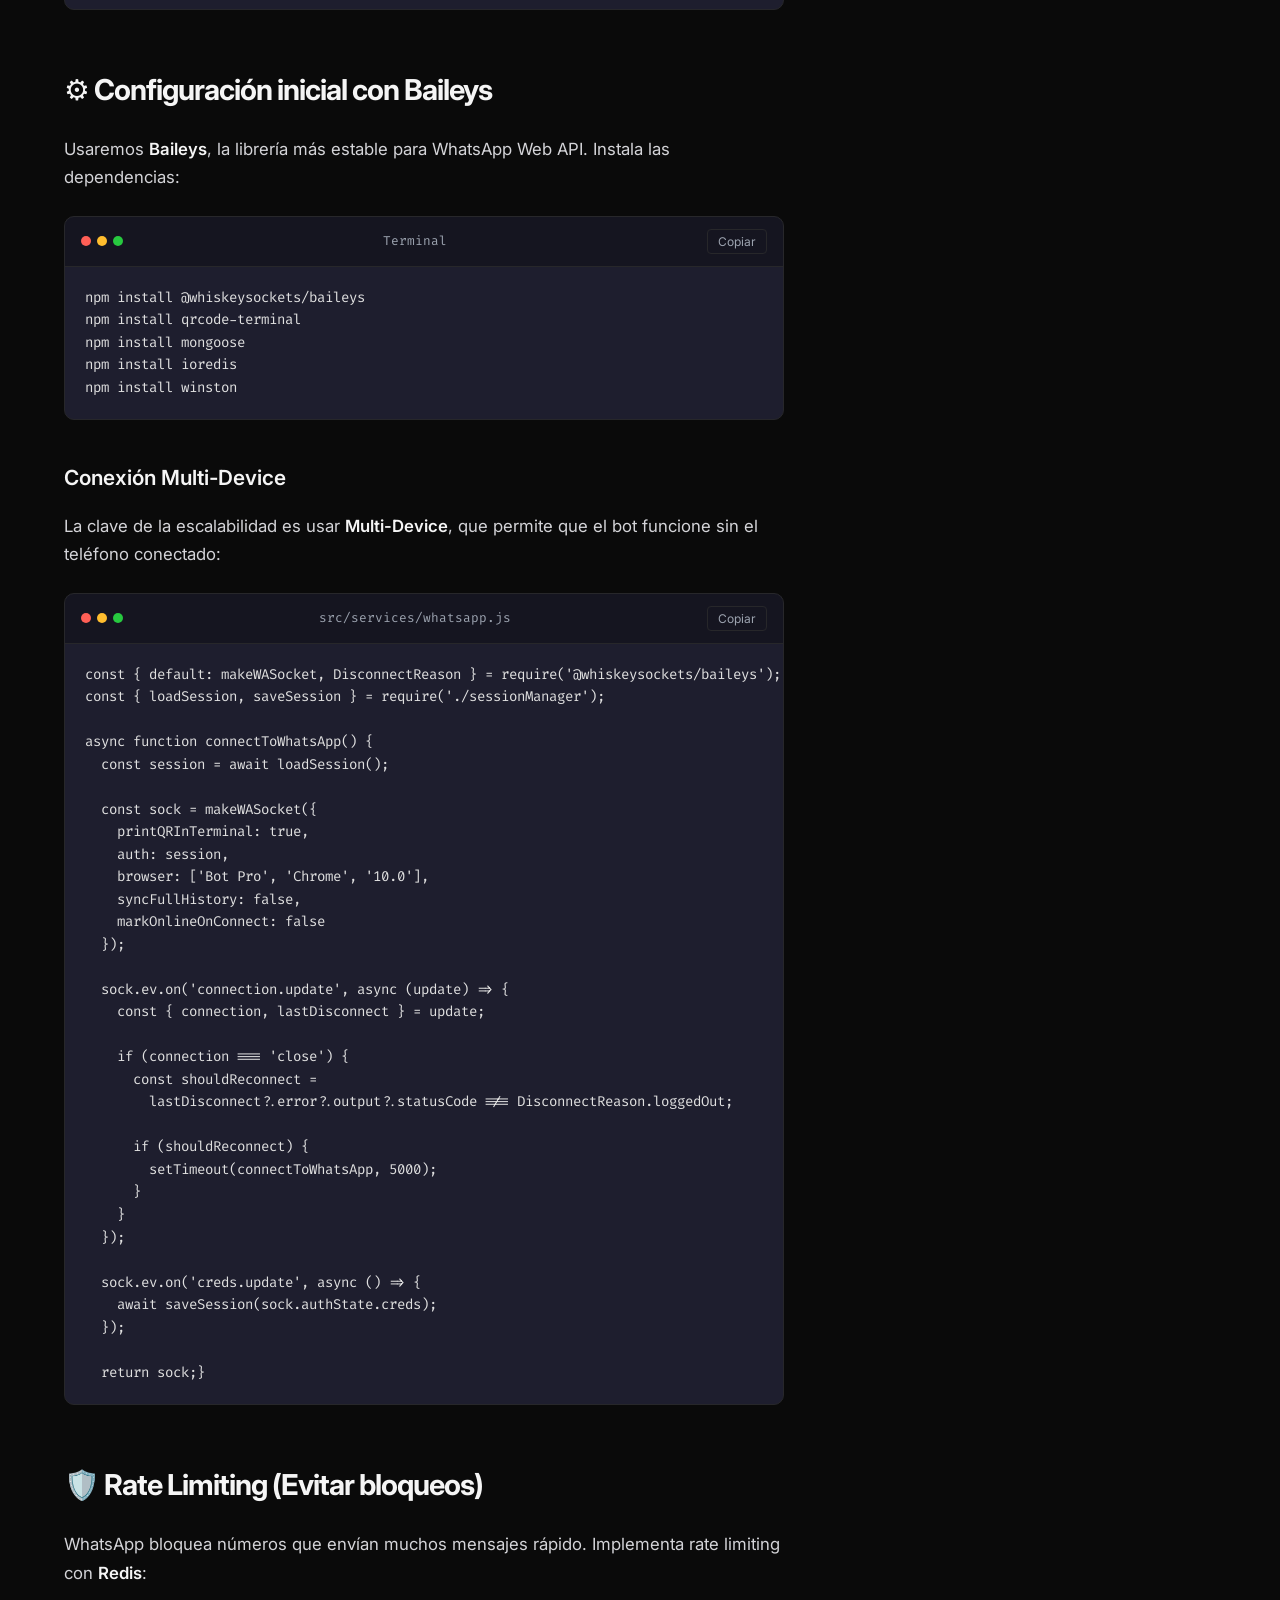
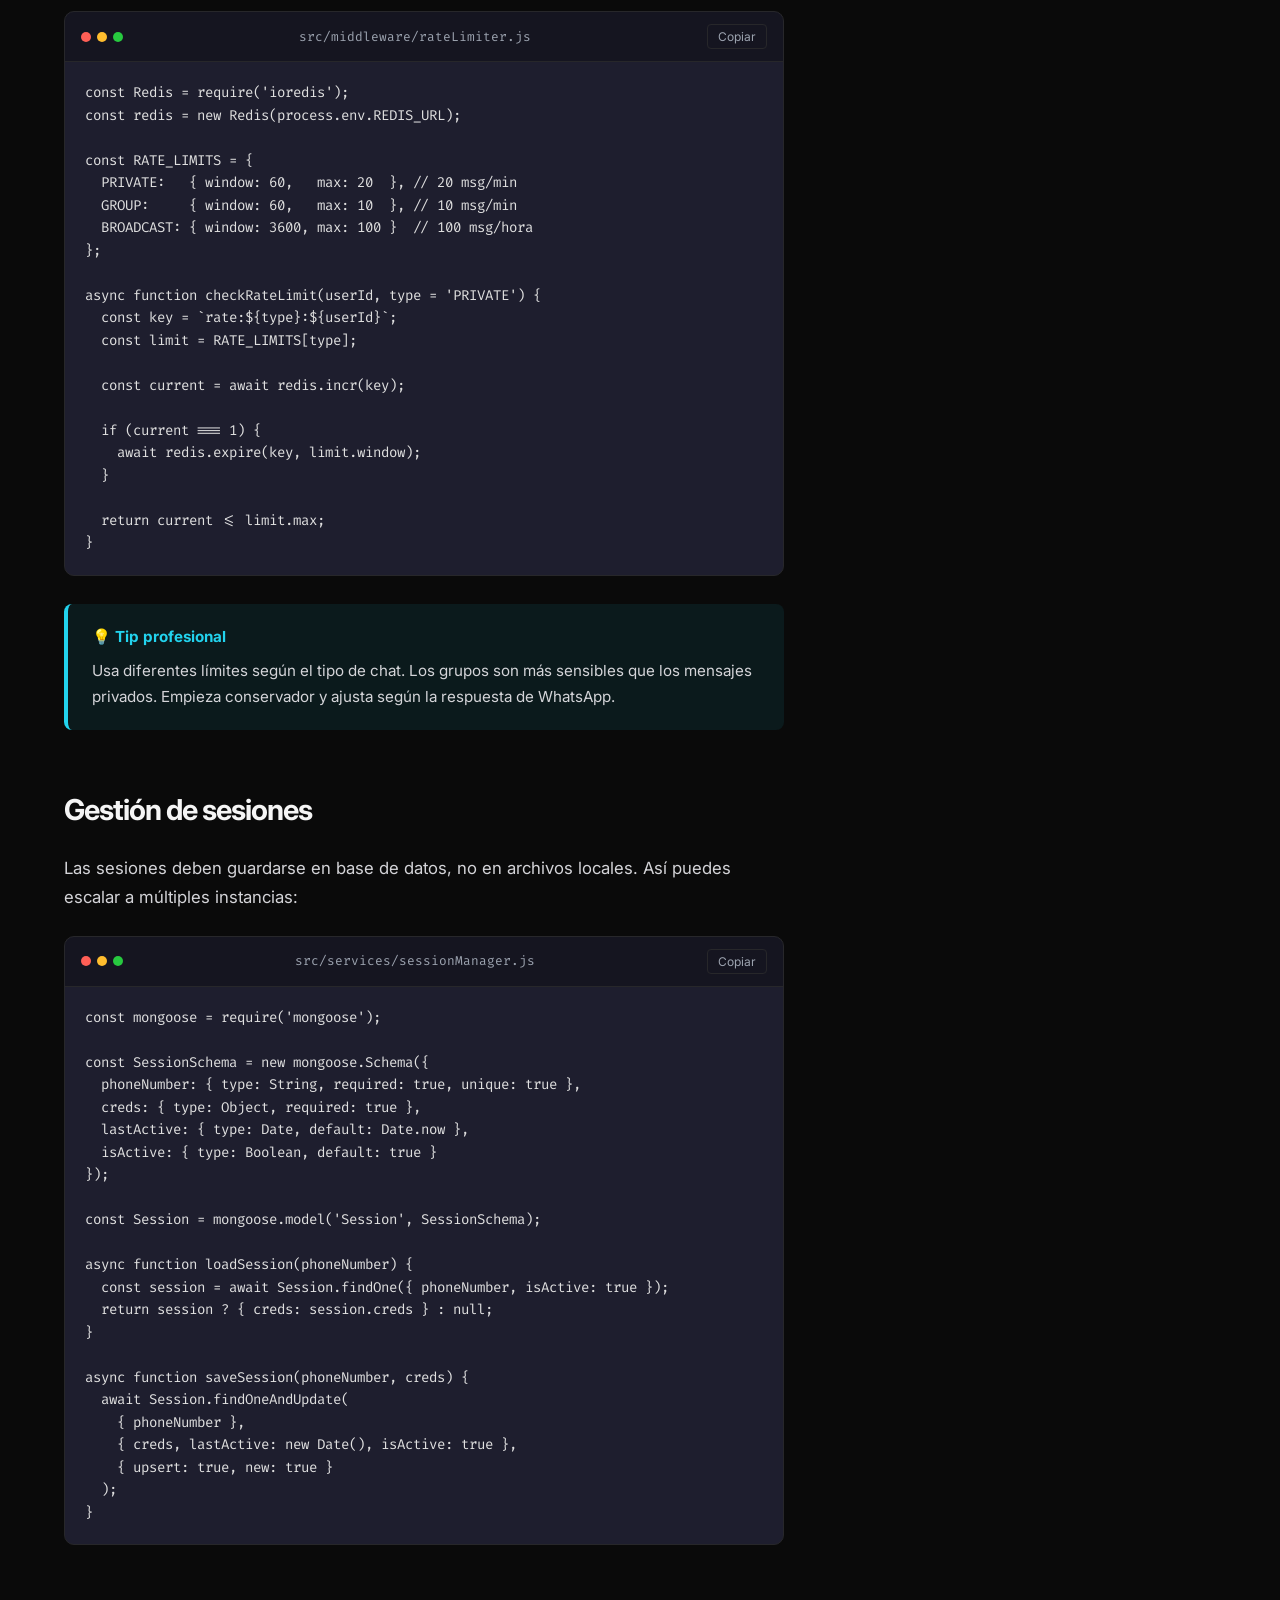
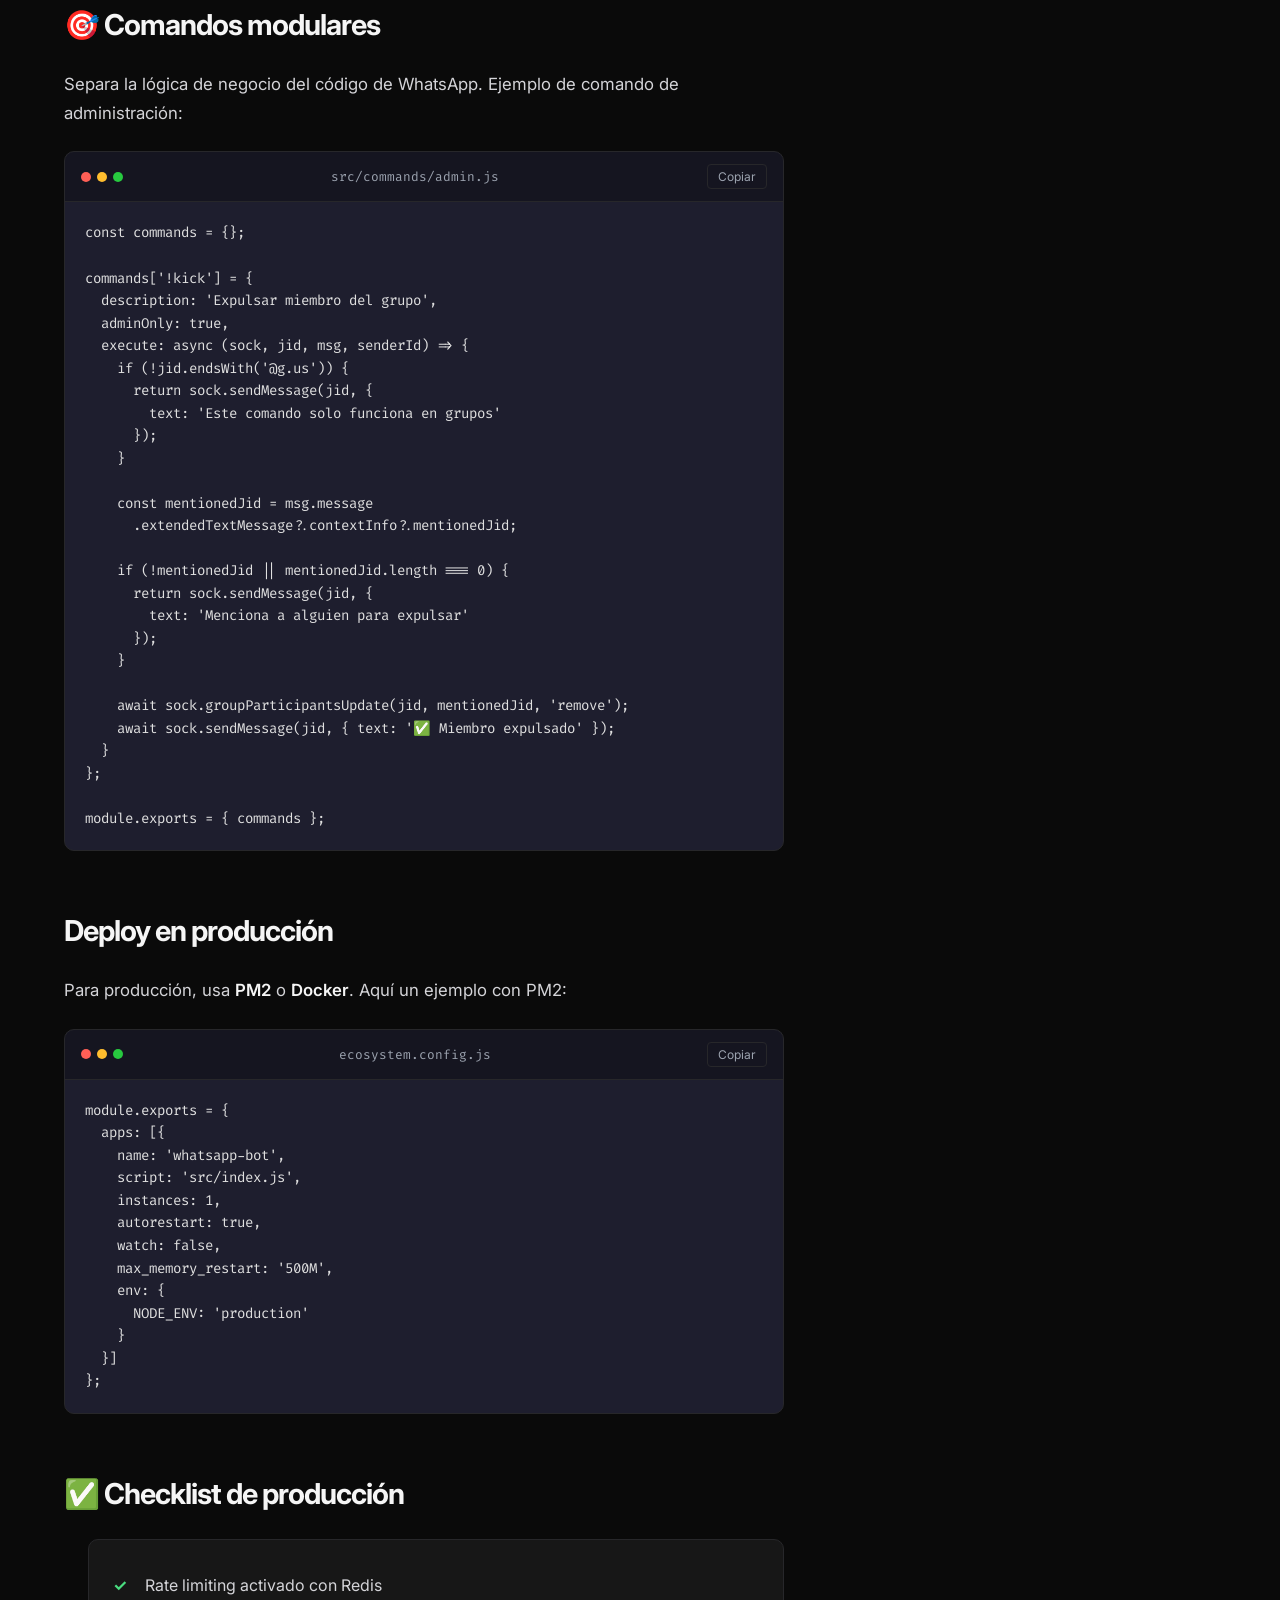
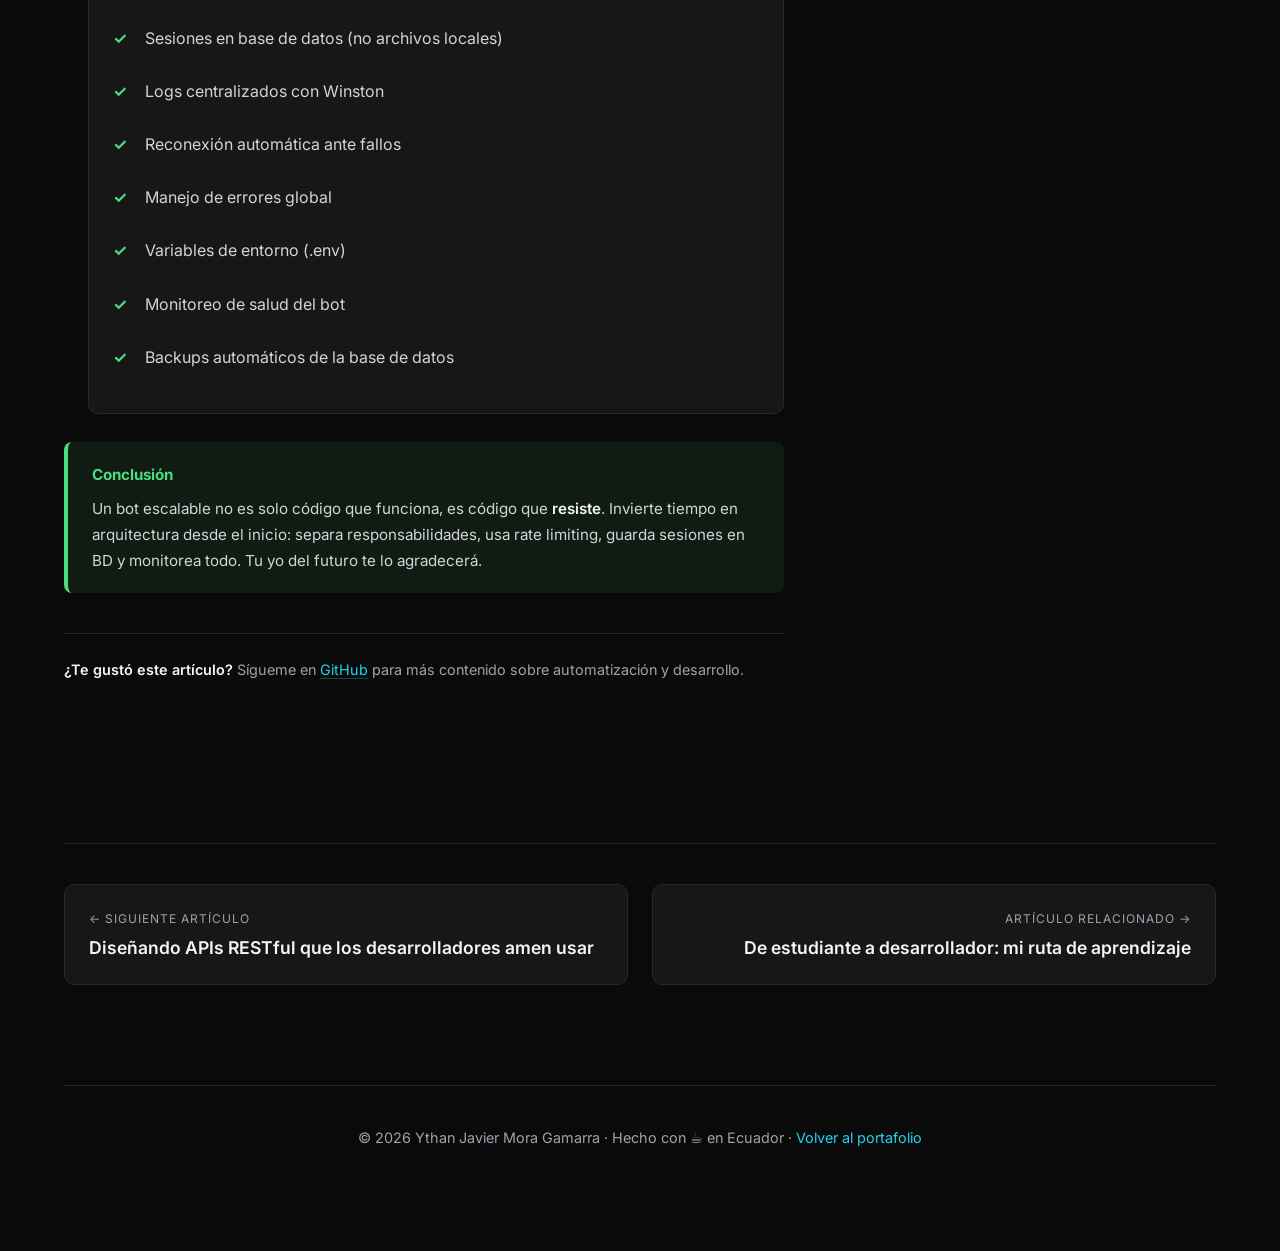
<file: articulo/bot-whatsapp-nodejs.html>
<!DOCTYPE html>
<html lang="es">
<head>
  <meta charset="UTF-8">
  <meta name="viewport" content="width=device-width, initial-scale=1.0">
  <meta name="description" content="Guía completa para construir un bot de WhatsApp escalable con Node.js, Baileys, rate limiting y sesiones Multi-Device.">
  <meta name="author" content="Ythan Javier Mora Gamarra">
  <title>Cómo construir un bot de WhatsApp escalable con Node.js | Ythan Javier</title>
  
  <link rel="preconnect" href="https://fonts.googleapis.com">
  <link rel="preconnect" href="https://fonts.gstatic.com" crossorigin>
  <link href="https://fonts.googleapis.com/css2?family=Inter:wght@400;500;600;700;800&family=Fira+Code:wght@400;500&display=swap" rel="stylesheet">
  
  <style>
    :root {
      --bg: #0a0a0a;
      --bg-soft: #111111;
      --panel: #171717;
      --text: #f5f5f5;
      --muted: #9ca3af;
      --line: #27272a;
      --accent: #22d3ee;
      --accent-2: #a78bfa;
      --success: #4ade80;
      --warning: #fbbf24;
      --code-bg: #1e1e2e;
      --font-sans: 'Inter', system-ui, sans-serif;
      --font-mono: 'Fira Code', monospace;
    }

    * { box-sizing: border-box; margin: 0; padding: 0; }

    html { scroll-behavior: smooth; }

    body {
      background: var(--bg);
      color: var(--text);
      font-family: var(--font-sans);
      line-height: 1.7;
      -webkit-font-smoothing: antialiased;
    }

    /* ===== Barra de progreso ===== */
    .progress-bar {
      position: fixed;
      top: 0;
      left: 0;
      height: 3px;
      width: 0%;
      background: linear-gradient(90deg, var(--accent), var(--accent-2));
      z-index: 1000;
      box-shadow: 0 0 15px var(--accent);
      transition: width 0.1s linear;
    }

    /* ===== Navegación superior ===== */
    .article-nav {
      position: sticky;
      top: 0;
      z-index: 100;
      background: rgba(10, 10, 10, 0.9);
      backdrop-filter: blur(18px);
      -webkit-backdrop-filter: blur(18px);
      border-bottom: 1px solid var(--line);
      padding: 16px 24px;
    }

    .article-nav-inner {
      max-width: 1200px;
      margin: 0 auto;
      display: flex;
      justify-content: space-between;
      align-items: center;
      gap: 16px;
    }

    .back-link {
      color: var(--muted);
      text-decoration: none;
      font-size: 0.9rem;
      font-weight: 500;
      display: inline-flex;
      align-items: center;
      gap: 8px;
      transition: color 0.2s;
    }

    .back-link:hover { color: var(--text); }

    .nav-brand {
      font-weight: 700;
      font-size: 1rem;
      color: var(--text);
      text-decoration: none;
      letter-spacing: -0.5px;
    }

    .nav-brand span { color: var(--accent); }

    /* ===== Layout principal ===== */
    .article-layout {
      max-width: 1200px;
      margin: 0 auto;
      padding: 60px 24px;
      display: grid;
      grid-template-columns: 1fr 260px;
      gap: 60px;
    }

    @media (max-width: 900px) {
      .article-layout { grid-template-columns: 1fr; gap: 40px; }
      .toc { position: static !important; }
    }

    /* ===== Hero del artículo ===== */
    .article-hero {
      grid-column: 1 / -1;
      margin-bottom: 20px;
      padding-bottom: 40px;
      border-bottom: 1px solid var(--line);
    }

    .article-meta-top {
      display: flex;
      align-items: center;
      gap: 16px;
      margin-bottom: 24px;
      flex-wrap: wrap;
    }

    .article-tag {
      font-size: 0.75rem;
      font-weight: 600;
      text-transform: uppercase;
      letter-spacing: 1px;
      color: var(--accent);
      padding: 6px 12px;
      background: rgba(34, 211, 238, 0.1);
      border: 1px solid rgba(34, 211, 238, 0.3);
      border-radius: 100px;
    }

    .article-date {
      font-size: 0.85rem;
      color: var(--muted);
    }

    .article-title {
      font-size: clamp(2rem, 5vw, 3.5rem);
      font-weight: 800;
      letter-spacing: -2px;
      line-height: 1.1;
      margin-bottom: 24px;
      background: linear-gradient(90deg, #fff 0%, #fff 40%, var(--accent) 60%, var(--accent-2) 80%);
      -webkit-background-clip: text;
      background-clip: text;
      -webkit-text-fill-color: transparent;
    }

    .article-subtitle {
      font-size: 1.2rem;
      color: var(--muted);
      max-width: 700px;
      line-height: 1.6;
      margin-bottom: 32px;
    }

    .article-author {
      display: flex;
      align-items: center;
      gap: 16px;
    }

    .author-avatar {
      width: 48px;
      height: 48px;
      border-radius: 50%;
      background: linear-gradient(135deg, var(--accent), var(--accent-2));
      display: grid;
      place-items: center;
      font-weight: 700;
      color: #000;
      font-size: 1.1rem;
    }

    .author-info cite {
      display: block;
      font-style: normal;
      font-weight: 600;
      color: var(--text);
      font-size: 0.95rem;
    }

    .author-info span {
      font-size: 0.85rem;
      color: var(--muted);
    }

    .article-stats {
      display: flex;
      gap: 24px;
      margin-left: auto;
      color: var(--muted);
      font-size: 0.85rem;
    }

    .article-stats span { display: inline-flex; align-items: center; gap: 6px; }

    /* ===== Contenido ===== */
    .article-content {
      max-width: 720px;
    }

    .article-content h2 {
      font-size: 1.8rem;
      font-weight: 700;
      letter-spacing: -1px;
      margin: 56px 0 20px;
      color: var(--text);
      scroll-margin-top: 100px;
    }

    .article-content h3 {
      font-size: 1.3rem;
      font-weight: 600;
      margin: 40px 0 16px;
      color: var(--text);
      scroll-margin-top: 100px;
    }

    .article-content p {
      margin-bottom: 20px;
      color: #d4d4d8;
      font-size: 1.05rem;
    }

    .article-content strong { color: var(--text); font-weight: 600; }

    .article-content a {
      color: var(--accent);
      text-decoration: underline;
      text-decoration-color: rgba(34, 211, 238, 0.3);
      text-underline-offset: 3px;
      transition: text-decoration-color 0.2s;
    }

    .article-content a:hover { text-decoration-color: var(--accent); }

    .article-content ul, .article-content ol {
      margin: 20px 0 20px 24px;
      color: #d4d4d8;
    }

    .article-content li { margin-bottom: 10px; }

    .article-content code:not([class]) {
      background: var(--panel);
      padding: 2px 8px;
      border-radius: 4px;
      font-family: var(--font-mono);
      font-size: 0.9em;
      color: var(--accent);
      border: 1px solid var(--line);
    }

    /* ===== Bloques de código ===== */
    .code-block {
      background: var(--code-bg);
      border: 1px solid var(--line);
      border-radius: 10px;
      margin: 24px 0;
      overflow: hidden;
    }

    .code-header {
      display: flex;
      justify-content: space-between;
      align-items: center;
      padding: 12px 16px;
      background: rgba(0,0,0,0.3);
      border-bottom: 1px solid var(--line);
      font-size: 0.8rem;
      color: var(--muted);
      font-family: var(--font-mono);
    }

    .code-dots { display: flex; gap: 6px; }
    .code-dots span { width: 10px; height: 10px; border-radius: 50%; }
    .code-dots span:nth-child(1) { background: #ff5f56; }
    .code-dots span:nth-child(2) { background: #ffbd2e; }
    .code-dots span:nth-child(3) { background: #27c93f; }

    .copy-btn {
      background: transparent;
      border: 1px solid var(--line);
      color: var(--muted);
      padding: 4px 10px;
      border-radius: 4px;
      font-size: 0.75rem;
      cursor: pointer;
      font-family: var(--font-sans);
      transition: all 0.2s;
    }

    .copy-btn:hover { color: var(--text); border-color: var(--accent); }
    .copy-btn.copied { color: var(--success); border-color: var(--success); }

    .code-block pre {
      padding: 20px;
      overflow-x: auto;
      font-family: var(--font-mono);
      font-size: 0.88rem;
      line-height: 1.6;
      color: #e0e0e0;
    }

    /* ===== Callouts ===== */
    .callout {
      padding: 20px 24px;
      border-radius: 8px;
      margin: 28px 0;
      border-left: 4px solid;
    }

    .callout-title {
      font-weight: 700;
      margin-bottom: 8px;
      font-size: 0.95rem;
    }

    .callout p { margin: 0; font-size: 0.95rem; }

    .callout.info {
      background: rgba(34, 211, 238, 0.08);
      border-color: var(--accent);
    }
    .callout.info .callout-title { color: var(--accent); }

    .callout.warning {
      background: rgba(251, 191, 36, 0.08);
      border-color: var(--warning);
    }
    .callout.warning .callout-title { color: var(--warning); }

    .callout.success {
      background: rgba(74, 222, 128, 0.08);
      border-color: var(--success);
    }
    .callout.success .callout-title { color: var(--success); }

    /* ===== Checklist ===== */
    .checklist {
      list-style: none;
      margin-left: 0;
      background: var(--panel);
      padding: 24px;
      border-radius: 10px;
      border: 1px solid var(--line);
    }

    .checklist li {
      padding: 8px 0 8px 32px;
      position: relative;
      color: #d4d4d8;
    }

    .checklist li::before {
      content: "✓";
      position: absolute;
      left: 0;
      color: var(--success);
      font-weight: 700;
    }

    /* ===== TOC (Tabla de contenidos) ===== */
    .toc {
      position: sticky;
      top: 100px;
      align-self: start;
      padding: 24px;
      background: var(--panel);
      border: 1px solid var(--line);
      border-radius: 10px;
      height: fit-content;
    }

    .toc-title {
      font-size: 0.75rem;
      text-transform: uppercase;
      letter-spacing: 1px;
      color: var(--muted);
      margin-bottom: 16px;
      font-weight: 600;
    }

    .toc-list { list-style: none; }

    .toc-list li { margin-bottom: 10px; }

    .toc-list a {
      color: var(--muted);
      text-decoration: none;
      font-size: 0.88rem;
      display: block;
      padding-left: 12px;
      border-left: 2px solid transparent;
      transition: all 0.2s;
    }

    .toc-list a:hover { color: var(--text); }

    .toc-list a.active {
      color: var(--accent);
      border-left-color: var(--accent);
      font-weight: 500;
    }

    /* ===== Navegación entre artículos ===== */
    .article-nav-bottom {
      grid-column: 1 / -1;
      margin-top: 80px;
      padding-top: 40px;
      border-top: 1px solid var(--line);
      display: grid;
      grid-template-columns: 1fr 1fr;
      gap: 24px;
    }

    @media (max-width: 600px) {
      .article-nav-bottom { grid-template-columns: 1fr; }
    }

    .nav-card {
      padding: 24px;
      background: var(--panel);
      border: 1px solid var(--line);
      border-radius: 10px;
      text-decoration: none;
      transition: all 0.25s;
    }

    .nav-card:hover {
      border-color: var(--accent);
      transform: translateY(-3px);
    }

    .nav-card-label {
      font-size: 0.75rem;
      text-transform: uppercase;
      letter-spacing: 1px;
      color: var(--muted);
      margin-bottom: 8px;
    }

    .nav-card-title {
      font-size: 1.1rem;
      font-weight: 600;
      color: var(--text);
      line-height: 1.3;
    }

    .nav-card.next { text-align: right; }

    /* ===== Footer ===== */
    .article-footer {
      grid-column: 1 / -1;
      text-align: center;
      padding: 40px 24px;
      border-top: 1px solid var(--line);
      margin-top: 40px;
      color: var(--muted);
      font-size: 0.9rem;
    }

    .article-footer a { color: var(--accent); text-decoration: none; }

    /* ===== Animaciones ===== */
    .fade-in {
      opacity: 0;
      transform: translateY(20px);
      animation: fadeIn 0.7s ease forwards;
    }

    @keyframes fadeIn {
      to { opacity: 1; transform: none; }
    }

    .fade-in:nth-child(2) { animation-delay: 0.1s; }
    .fade-in:nth-child(3) { animation-delay: 0.2s; }
  </style>
</head>
<body>
  <div class="progress-bar" id="progressBar"></div>

  <!-- Navegación superior -->
  <nav class="article-nav">
    <div class="article-nav-inner">
      <a href="../index.html#blog" class="back-link">
        <svg width="16" height="16" viewBox="0 0 24 24" fill="none" stroke="currentColor" stroke-width="2"><path d="M19 12H5M12 19l-7-7 7-7"/></svg>
        Volver al portafolio
      </a>
      <a href="../index.html" class="nav-brand">Ythan<span>.</span>Javier</a>
    </div>
  </nav>

  <div class="article-layout">
    <!-- Hero -->
    <header class="article-hero fade-in">
      <div class="article-meta-top">
        <span class="article-tag">Node.js</span>
        <span class="article-date">Octubre 2026</span>
      </div>
      <h1 class="article-title">Cómo construir un bot de WhatsApp escalable con Node.js</h1>
      <p class="article-subtitle">Guía práctica sobre arquitectura, manejo de sesiones Multi-Device, rate limiting y buenas prácticas para evitar bloqueos en la API de WhatsApp.</p>
      <div class="article-author">
        <div class="author-avatar">YJ</div>
        <div class="author-info">
          <cite>Ythan Javier Mora Gamarra</cite>
          <span>Desarrollador Full Stack · 12 min de lectura</span>
        </div>
        <div class="article-stats">
          <span>📖 12 min</span>
          <span> 0 comentarios</span>
        </div>
      </div>
    </header>

    <!-- Contenido principal -->
    <article class="article-content">
      <p class="fade-in">Los bots de WhatsApp son una herramienta poderosa para automatizar atención al cliente, ventas y gestión de grupos. Pero muchos desarrolladores cometen el error de crear bots básicos que se bloquean con 50 usuarios. En este artículo te mostraré <strong>cómo construir un bot escalable desde el día uno</strong>.</p>

      <div class="callout warning fade-in">
        <div class="callout-title">⚠️ Nota importante</div>
        <p>El uso de bots no oficiales de WhatsApp puede violar los Términos de Servicio. Este artículo es con fines educativos. Para uso comercial en producción, considera la <a href="https://business.whatsapp.com/products/business-platform" target="_blank" rel="noopener">WhatsApp Business API oficial</a>.</p>
      </div>

      <h2 id="arquitectura">🏗️ Arquitectura del sistema</h2>
      <p>Un bot escalable necesita separar responsabilidades. No puedes tener todo en un solo archivo <code>index.js</code>. Esta es la estructura que recomiendo para proyectos serios:</p>

      <div class="code-block">
        <div class="code-header">
          <div class="code-dots"><span></span><span></span><span></span></div>
          <span>Estructura del proyecto</span>
        </div>
        <pre>bot-whatsapp-pro/
├── src/
│   ├── config/
│   │   └── database.js
│   ├── services/
│   │   ├── whatsapp.js
│   │   ├── messageHandler.js
│   │   └── sessionManager.js
│   ├── commands/
│   │   ├── admin.js
│   │   ├── group.js
│   │   └── private.js
│   ├── middleware/
│   │   ├── rateLimiter.js
│   │   ── auth.js
│   └── utils/
│       └── logger.js
├── .env
└── package.json</pre>
      </div>

      <h2 id="configuracion">⚙️ Configuración inicial con Baileys</h2>
      <p>Usaremos <strong>Baileys</strong>, la librería más estable para WhatsApp Web API. Instala las dependencias:</p>

      <div class="code-block">
        <div class="code-header">
          <div class="code-dots"><span></span><span></span><span></span></div>
          <span>Terminal</span>
          <button class="copy-btn" onclick="copyCode(this)">Copiar</button>
        </div>
        <pre>npm install @whiskeysockets/baileys
npm install qrcode-terminal
npm install mongoose
npm install ioredis
npm install winston</pre>
      </div>

      <h3 id="multi-device">Conexión Multi-Device</h3>
      <p>La clave de la escalabilidad es usar <strong>Multi-Device</strong>, que permite que el bot funcione sin el teléfono conectado:</p>

      <div class="code-block">
        <div class="code-header">
          <div class="code-dots"><span></span><span></span><span></span></div>
          <span>src/services/whatsapp.js</span>
          <button class="copy-btn" onclick="copyCode(this)">Copiar</button>
        </div>
        <pre>const { default: makeWASocket, DisconnectReason } = require('@whiskeysockets/baileys');
const { loadSession, saveSession } = require('./sessionManager');

async function connectToWhatsApp() {
  const session = await loadSession();
  
  const sock = makeWASocket({
    printQRInTerminal: true,
    auth: session,
    browser: ['Bot Pro', 'Chrome', '10.0'],
    syncFullHistory: false,
    markOnlineOnConnect: false
  });

  sock.ev.on('connection.update', async (update) => {
    const { connection, lastDisconnect } = update;
    
    if (connection === 'close') {
      const shouldReconnect = 
        lastDisconnect?.error?.output?.statusCode !== DisconnectReason.loggedOut;
      
      if (shouldReconnect) {
        setTimeout(connectToWhatsApp, 5000);
      }
    }
  });

  sock.ev.on('creds.update', async () => {
    await saveSession(sock.authState.creds);
  });

  return sock;}</pre>
      </div>

      <h2 id="rate-limiting">🛡️ Rate Limiting (Evitar bloqueos)</h2>
      <p>WhatsApp bloquea números que envían muchos mensajes rápido. Implementa rate limiting con <strong>Redis</strong>:</p>

      <div class="code-block">
        <div class="code-header">
          <div class="code-dots"><span></span><span></span><span></span></div>
          <span>src/middleware/rateLimiter.js</span>
          <button class="copy-btn" onclick="copyCode(this)">Copiar</button>
        </div>
        <pre>const Redis = require('ioredis');
const redis = new Redis(process.env.REDIS_URL);

const RATE_LIMITS = {
  PRIVATE:   { window: 60,   max: 20  }, // 20 msg/min
  GROUP:     { window: 60,   max: 10  }, // 10 msg/min
  BROADCAST: { window: 3600, max: 100 }  // 100 msg/hora
};

async function checkRateLimit(userId, type = 'PRIVATE') {
  const key = `rate:${type}:${userId}`;
  const limit = RATE_LIMITS[type];
  
  const current = await redis.incr(key);
  
  if (current === 1) {
    await redis.expire(key, limit.window);
  }
  
  return current &lt;= limit.max;
}</pre>
      </div>

      <div class="callout info">
        <div class="callout-title">💡 Tip profesional</div>
        <p>Usa diferentes límites según el tipo de chat. Los grupos son más sensibles que los mensajes privados. Empieza conservador y ajusta según la respuesta de WhatsApp.</p>
      </div>

      <h2 id="sesiones"> Gestión de sesiones</h2>
      <p>Las sesiones deben guardarse en base de datos, no en archivos locales. Así puedes escalar a múltiples instancias:</p>

      <div class="code-block">
        <div class="code-header">
          <div class="code-dots"><span></span><span></span><span></span></div>
          <span>src/services/sessionManager.js</span>
          <button class="copy-btn" onclick="copyCode(this)">Copiar</button>
        </div>
        <pre>const mongoose = require('mongoose');

const SessionSchema = new mongoose.Schema({
  phoneNumber: { type: String, required: true, unique: true },
  creds: { type: Object, required: true },
  lastActive: { type: Date, default: Date.now },
  isActive: { type: Boolean, default: true }
});

const Session = mongoose.model('Session', SessionSchema);

async function loadSession(phoneNumber) {
  const session = await Session.findOne({ phoneNumber, isActive: true });
  return session ? { creds: session.creds } : null;
}

async function saveSession(phoneNumber, creds) {
  await Session.findOneAndUpdate(
    { phoneNumber },
    { creds, lastActive: new Date(), isActive: true },
    { upsert: true, new: true }
  );
}</pre>
      </div>

      <h2 id="comandos">🎯 Comandos modulares</h2>
      <p>Separa la lógica de negocio del código de WhatsApp. Ejemplo de comando de administración:</p>

      <div class="code-block">
        <div class="code-header">
          <div class="code-dots"><span></span><span></span><span></span></div>
          <span>src/commands/admin.js</span>
          <button class="copy-btn" onclick="copyCode(this)">Copiar</button>
        </div>
        <pre>const commands = {};

commands['!kick'] = {
  description: 'Expulsar miembro del grupo',
  adminOnly: true,
  execute: async (sock, jid, msg, senderId) => {
    if (!jid.endsWith('@g.us')) {
      return sock.sendMessage(jid, { 
        text: 'Este comando solo funciona en grupos' 
      });
    }

    const mentionedJid = msg.message
      .extendedTextMessage?.contextInfo?.mentionedJid;
    
    if (!mentionedJid || mentionedJid.length === 0) {
      return sock.sendMessage(jid, { 
        text: 'Menciona a alguien para expulsar' 
      });
    }

    await sock.groupParticipantsUpdate(jid, mentionedJid, 'remove');
    await sock.sendMessage(jid, { text: '✅ Miembro expulsado' });
  }
};

module.exports = { commands };</pre>
      </div>

      <h2 id="produccion"> Deploy en producción</h2>
      <p>Para producción, usa <strong>PM2</strong> o <strong>Docker</strong>. Aquí un ejemplo con PM2:</p>

      <div class="code-block">
        <div class="code-header">
          <div class="code-dots"><span></span><span></span><span></span></div>
          <span>ecosystem.config.js</span>
          <button class="copy-btn" onclick="copyCode(this)">Copiar</button>
        </div>
        <pre>module.exports = {
  apps: [{
    name: 'whatsapp-bot',
    script: 'src/index.js',
    instances: 1,
    autorestart: true,
    watch: false,
    max_memory_restart: '500M',
    env: {
      NODE_ENV: 'production'
    }
  }]
};</pre>
      </div>

      <h2 id="checklist">✅ Checklist de producción</h2>
      <ul class="checklist">
        <li>Rate limiting activado con Redis</li>
        <li>Sesiones en base de datos (no archivos locales)</li>
        <li>Logs centralizados con Winston</li>
        <li>Reconexión automática ante fallos</li>
        <li>Manejo de errores global</li>
        <li>Variables de entorno (.env)</li>
        <li>Monitoreo de salud del bot</li>
        <li>Backups automáticos de la base de datos</li>
      </ul>

      <div class="callout success">
        <div class="callout-title"> Conclusión</div>
        <p>Un bot escalable no es solo código que funciona, es código que <strong>resiste</strong>. Invierte tiempo en arquitectura desde el inicio: separa responsabilidades, usa rate limiting, guarda sesiones en BD y monitorea todo. Tu yo del futuro te lo agradecerá.</p>
      </div>

      <p style="margin-top: 40px; padding-top: 24px; border-top: 1px solid var(--line); color: var(--muted); font-size: 0.9rem;">
        <strong style="color: var(--text);">¿Te gustó este artículo?</strong> Sígueme en 
        <a href="https://github.com/JAVIER10733" target="_blank" rel="noopener">GitHub</a> 
        para más contenido sobre automatización y desarrollo.
      </p>
    </article>

    <!-- Tabla de contenidos -->
    <aside class="toc">
      <div class="toc-title">En este artículo</div>
      <ul class="toc-list" id="tocList">
        <li><a href="#arquitectura">Arquitectura del sistema</a></li>
        <li><a href="#configuracion">Configuración inicial</a></li>
        <li><a href="#multi-device">Conexión Multi-Device</a></li>
        <li><a href="#rate-limiting">Rate Limiting</a></li>
        <li><a href="#sesiones">Gestión de sesiones</a></li>
        <li><a href="#comandos">Comandos modulares</a></li>
        <li><a href="#produccion">Deploy en producción</a></li>
        <li><a href="#checklist">Checklist final</a></li>
      </ul>
    </aside>

    <!-- Navegación entre artículos -->
    <nav class="article-nav-bottom">
      <a href="/articulo/articulo-2-apis-restful.html" class="nav-card">
        <div class="nav-card-label">← Siguiente artículo</div>
        <div class="nav-card-title">Diseñando APIs RESTful que los desarrolladores amen usar</div>
      </a>
      <a href="/articulo/articulo-3-ruta-aprendizaje.html" class="nav-card next">
        <div class="nav-card-label">Artículo relacionado →</div>
        <div class="nav-card-title">De estudiante a desarrollador: mi ruta de aprendizaje</div>
      </a>
    </nav>

    <footer class="article-footer">
      © 2026 Ythan Javier Mora Gamarra · Hecho con ☕ en Ecuador · 
      <a href="../index.html">Volver al portafolio</a>
    </footer>
  </div>

  <script>
    // Barra de progreso
    const progressBar = document.getElementById('progressBar');
    window.addEventListener('scroll', () => {
      const scrolled = window.scrollY;
      const total = document.documentElement.scrollHeight - window.innerHeight;
      const percent = (scrolled / total) * 100;
      progressBar.style.width = percent + '%';
    }, { passive: true });

    // Copiar código
    function copyCode(btn) {
      const code = btn.closest('.code-block').querySelector('pre').textContent;
      navigator.clipboard.writeText(code).then(() => {
        btn.textContent = '✓ Copiado';
        btn.classList.add('copied');
        setTimeout(() => {
          btn.textContent = 'Copiar';
          btn.classList.remove('copied');
        }, 2000);
      });
    }

    // TOC activo al hacer scroll
    const headings = document.querySelectorAll('.article-content h2, .article-content h3');
    const tocLinks = document.querySelectorAll('.toc-list a');

    const observer = new IntersectionObserver((entries) => {
      entries.forEach(entry => {
        if (entry.isIntersecting) {
          const id = entry.target.getAttribute('id');
          tocLinks.forEach(link => {
            link.classList.toggle('active', link.getAttribute('href') === '#' + id);
          });
        }
      });
    }, { rootMargin: '-100px 0px -70% 0px', threshold: 0 });

    headings.forEach(h => { if (h.id) observer.observe(h); });
  </script>
</body>
</html>
</file>
<file: css/style.css>
/* ==========================================================================
   1. VARIABLES & RESET
   ========================================================================== */
:root {
  color-scheme: dark;
  --bg: #0a0a0a;
  --panel: #111111;
  --panel-2: #171717;
  --text: #f5f5f5;
  --muted: #999999;
  --line: #292929;
  --white: #ffffff;
  --max: 1180px;
  --radius: 4px;
  --ease: cubic-bezier(0.2, 0.7, 0.2, 1);
  
  /* Estados del formulario */
  --success: #4ade80;
  --warning: #fbbf24;
  --error: #f87171;
}

* { box-sizing: border-box; }

html {
  scroll-behavior: smooth;
  scroll-padding-top: 90px;
}

body {
  margin: 0;
  background: var(--bg);
  color: var(--text);
  font-family: 'Inter', -apple-system, BlinkMacSystemFont, 'Segoe UI', Roboto, sans-serif;
  line-height: 1.6;
  -webkit-font-smoothing: antialiased;
  -moz-osx-font-smoothing: grayscale;
}

body.menu-open { overflow: hidden; }

a { color: inherit; text-decoration: none; }
button, input, textarea, select { font: inherit; }
button, a { -webkit-tap-highlight-color: transparent; }

button:focus-visible, a:focus-visible, input:focus-visible, textarea:focus-visible, select:focus-visible {
  outline: 2px solid var(--white);
  outline-offset: 4px;
}

::selection { background: var(--white); color: var(--bg); }

/* ==========================================================================
   2. UTILIDADES
   ========================================================================== */
.sr-only {
  position: absolute;
  width: 1px;
  height: 1px;
  padding: 0;
  margin: -1px;
  overflow: hidden;
  clip: rect(0, 0, 0, 0);
  white-space: nowrap;
  border-width: 0;
}

.skip-link {
  position: fixed;
  top: -80px;
  left: 16px;
  z-index: 100;
  background: var(--white);
  color: var(--bg);
  padding: 10px 16px;
  font-size: 13px;
  font-weight: 600;
  border-radius: var(--radius);
  transition: top 0.3s var(--ease);
}
.skip-link:focus { top: 16px; }

.container {
  width: min(calc(100% - 48px), var(--max));
  margin-inline: auto;
}

.section { padding-block: 118px; }
.section-border { border-top: 1px solid var(--line); }

/* ==========================================================================
   3. HEADER & NAVEGACIÓN
   ========================================================================== */
.site-header {
  position: sticky;
  top: 0;
  z-index: 50;
  background: rgba(10, 10, 10, 0.85);
  backdrop-filter: blur(18px);
  -webkit-backdrop-filter: blur(18px);
  border-bottom: 1px solid rgba(255, 255, 255, 0.08);
}

.nav-wrap {
  height: 78px;
  display: flex;
  align-items: center;
  justify-content: space-between;
}

.brand {
  font-size: 28px;
  font-weight: 800;
  letter-spacing: -2px;
  line-height: 1;
  display: flex;
  align-items: center;
  color: var(--white);
}
.brand span, .art-core span { color: var(--muted); }

.nav-menu {
  display: flex;
  align-items: center;
  gap: 34px;
  font-size: 13px;
  font-weight: 500;
  color: var(--muted);
}

.nav-menu a { transition: color 0.2s var(--ease); }
.nav-menu a:hover { color: var(--white); }

.nav-menu .nav-cta {
  color: var(--white);
  border: 1px solid var(--line);
  padding: 10px 18px;
  border-radius: var(--radius);
  display: inline-flex;
  align-items: center;
  gap: 8px;
}
.nav-menu .nav-cta:hover { background: var(--panel-2); border-color: #444; }

.menu-toggle {
  display: none;
  background: none;
  border: 0;
  color: var(--white);
  cursor: pointer;
  padding: 8px;
}

/* ==========================================================================
   4. HERO SECTION
   ========================================================================== */
.hero {
  min-height: 690px;
  display: grid;
  grid-template-columns: 1.2fr 0.8fr;
  align-items: center;
  position: relative;
  padding-top: 95px;
  padding-bottom: 110px;
}

.eyebrow {
  font-size: 11px;
  letter-spacing: 2.5px;
  font-weight: 700;
  color: var(--muted);
  margin: 0 0 26px;
  text-transform: uppercase;
}

.status-dot {
  display: inline-block;
  width: 7px;
  height: 7px;
  background: var(--success);
  border-radius: 50%;
  margin-right: 8px;
  box-shadow: 0 0 12px rgba(74, 222, 128, 0.4);
  animation: pulse 2s infinite;
}

@keyframes pulse {
  0%, 100% { opacity: 1; }
  50% { opacity: 0.5; }
}

h1, h2, h3, p { margin-top: 0; }

h1 {
  font-size: clamp(45px, 6.5vw, 82px);
  letter-spacing: -4px;
  line-height: 1.02;
  font-weight: 600;
  margin-bottom: 28px;
}

.outline-text {
  -webkit-text-stroke: 1px var(--white);
  color: transparent;
}

.hero-lead {
  max-width: 520px;
  color: var(--muted);
  font-size: 17px;
  line-height: 1.7;
}

.hero-actions {
  display: flex;
  align-items: center;
  gap: 20px;
  margin-top: 38px;
  flex-wrap: wrap;
}

.button {
  display: inline-flex;
  align-items: center;
  justify-content: center;
  gap: 10px;
  padding: 14px 24px;
  border: 1px solid transparent;
  font-size: 13px;
  font-weight: 600;
  cursor: pointer;
  border-radius: var(--radius);
  transition: transform 0.25s var(--ease), background 0.25s, color 0.25s, border-color 0.25s;
}
.button:hover { transform: translateY(-2px); }
.button:active { transform: translateY(0); }

.button-primary { background: var(--white); color: var(--bg); }
.button-primary:hover { background: #d8d8d8; }

.button-secondary { background: transparent; color: var(--white); border-color: var(--line); }
.button-secondary:hover { background: var(--panel-2); border-color: #444; }

.text-link, .underlined-link {
  font-size: 13px;
  font-weight: 500;
  border-bottom: 1px solid #444;
  padding-bottom: 4px;
  transition: border-color 0.2s, color 0.2s;
  display: inline-flex;
  align-items: center;
  gap: 6px;
}
.text-link:hover, .underlined-link:hover { border-color: var(--white); color: var(--white); }

.hero-meta {
  display: flex;
  gap: 24px;
  flex-wrap: wrap;
  margin-top: 75px;
  color: #666;
  font-size: 12px;
  letter-spacing: 0.5px;
}

.meta-item {
  display: inline-flex;
  align-items: center;
  gap: 8px;
}
.meta-item svg { width: 14px; height: 14px; opacity: 0.7; }

.hero-art {
  height: 440px;
  position: relative;
  display: grid;
  place-items: center;
  overflow: hidden;
  background: radial-gradient(ellipse at center, #202020 0%, #0a0a0a 67%);
  border-radius: var(--radius);
  border: 1px solid var(--line);
}

.art-orbit {
  position: absolute;
  border: 1px solid #3c3c3c;
  border-radius: 50%;
  transform: rotate(-25deg);
}
.orbit-one { width: 350px; height: 350px; }
.orbit-two { width: 260px; height: 410px; transform: rotate(42deg); border-color: #262626; }

.art-core {
  width: 155px;
  height: 155px;
  border: 1px solid #444;
  border-radius: 50%;
  display: grid;
  place-items: center;
  font-size: 74px;
  font-weight: 700;
  letter-spacing: -7px;
  background: var(--panel);
  box-shadow: 0 0 70px rgba(0,0,0,0.8);
}

.art-caption {
  position: absolute;
  bottom: 45px;
  display: flex;
  gap: 12px;
  font-size: 10px;
  letter-spacing: 2px;
  color: var(--muted);
}
.art-caption span:nth-child(2) { color: #444; }

.scroll-cue {
  position: absolute;
  bottom: 28px;
  left: 0;
  display: flex;
  align-items: center;
  gap: 12px;
  font-size: 10px;
  letter-spacing: 1.6px;
  color: #666;
}
.scroll-line { height: 30px; width: 1px; background: #444; }

/* ==========================================================================
   5. SECCIONES GENERALES (Sobre mí, Habilidades)
   ========================================================================== */
.split-layout {
  display: grid;
  grid-template-columns: 1fr 1fr;
  gap: 12%;
  align-items: start;
}

.section-heading h2, .contact-layout h2 {
  font-size: clamp(38px, 5vw, 58px);
  letter-spacing: -3px;
  line-height: 1.08;
  font-weight: 550;
  margin: 0;
}

.muted { color: #555; }

.about-content { max-width: 520px; padding-top: 45px; }
.large-copy {
  font-size: 22px;
  line-height: 1.5;
  color: #e5e5e5;
  letter-spacing: -0.5px;
  font-weight: 500;
}
.about-content > p:not(.large-copy) {
  color: var(--muted);
  font-size: 15px;
  line-height: 1.8;
  margin-bottom: 30px;
}

.about-links { display: flex; gap: 24px; margin-top: 24px; }
.about-links .underlined-link svg { width: 18px; height: 18px; }

.skills-grid {
  display: grid;
  grid-template-columns: repeat(3, 1fr);
  gap: 18px;
  margin-top: 56px;
}

.skill-card {
  position: relative;
  padding: 32px 28px;
  border: 1px solid var(--line);
  border-radius: var(--radius);
  background: var(--panel);
  transition: background 0.25s, border-color 0.25s, transform 0.25s var(--ease);
}
.skill-card:hover { background: var(--panel-2); border-color: #444; transform: translateY(-4px); }

.skill-number {
  position: absolute;
  right: 25px;
  top: 25px;
  color: #444;
  font-size: 11px;
  font-weight: 600;
}

.skill-icon {
  height: 60px;
  display: flex;
  align-items: center;
  color: var(--white);
  margin-bottom: 10px;
}
.skill-icon svg { width: 32px; height: 32px; }

.skill-card h3 { font-size: 19px; margin: 0 0 10px; font-weight: 600; }
.skill-card p, .section-intro { color: var(--muted); font-size: 14px; line-height: 1.7; }

.skill-tags, .project-tags {
  display: flex;
  gap: 8px;
  flex-wrap: wrap;
  margin-top: 24px;
}
.skill-tags span, .project-tags span {
  font-size: 10px;
  color: var(--muted);
  border: 1px solid #333;
  padding: 5px 10px;
  border-radius: 100px;
  background: rgba(255,255,255,0.02);
}

/* ==========================================================================
   6. PROYECTOS & FILTRADO
   ========================================================================== */
.section-topline {
  display: flex;
  justify-content: space-between;
  align-items: end;
  gap: 30px;
  margin-bottom: 10px;
}
.section-intro { max-width: 320px; margin: 0; }

.project-toolbar {
  display: flex;
  gap: 10px;
  margin: 38px 0 32px;
  flex-wrap: wrap;
}

.filter-button {
  background: transparent;
  border: 1px solid var(--line);
  color: var(--muted);
  padding: 9px 16px;
  font-size: 12px;
  font-weight: 500;
  cursor: pointer;
  border-radius: 100px;
  transition: all 0.2s var(--ease);
}
.filter-button:hover { border-color: #555; color: var(--white); }
.filter-button.is-active {
  background: var(--white);
  color: var(--bg);
  border-color: var(--white);
}

.projects-grid {
  display: grid;
  grid-template-columns: repeat(3, 1fr);
  gap: 24px;
}

/* Transiciones suaves para el filtrado */
.project-card {
  transition: opacity 0.3s ease, transform 0.3s ease;
}
.project-card.is-hidden {
  opacity: 0;
  transform: scale(0.95);
  pointer-events: none;
}
.project-card[hidden] { display: none; }

.project-visual {
  height: 260px;
  display: grid;
  place-items: center;
  overflow: hidden;
  position: relative;
  background: var(--panel-2);
  border: 1px solid var(--line);
  border-radius: var(--radius);
}

.browser-frame {
  width: 85%;
  height: 80%;
  background: #111;
  border: 1px solid #333;
  border-radius: 6px;
  overflow: hidden;
  box-shadow: 0 20px 50px rgba(0,0,0,0.5);
  transform: rotate(-2deg);
  transition: transform 0.4s var(--ease);
}
.project-card:hover .browser-frame { transform: rotate(0deg) scale(1.03); }

.browser-bar {
  height: 28px;
  background: #1a1a1a;
  border-bottom: 1px solid #333;
  display: flex;
  align-items: center;
  gap: 6px;
  padding: 0 10px;
}
.browser-bar .dot { width: 8px; height: 8px; border-radius: 50%; }
.browser-bar .dot.red { background: #ff5f56; }
.browser-bar .dot.yellow { background: #ffbd2e; }
.browser-bar .dot.green { background: #27c93f; }
.browser-bar .url { font-size: 9px; color: #666; margin-left: auto; font-family: monospace; }

.browser-content {
  padding: 24px;
  display: flex;
  flex-direction: column;
  justify-content: center;
  height: calc(100% - 28px);
}
.placeholder-bg { background: linear-gradient(135deg, #1a1a1a 0%, #0d0d0d 100%); color: #eee; }
.placeholder-bg-alt { background: linear-gradient(135deg, #111 0%, #1a1a1a 100%); color: #eee; }

.mini-label { font-size: 9px; letter-spacing: 1.5px; color: #666; margin-bottom: 8px; }
.browser-content h4 { font-size: 24px; line-height: 1.1; letter-spacing: -1px; margin: 0; font-weight: 600; }

.project-info {
  display: flex;
  justify-content: space-between;
  align-items: center;
  margin-top: 24px;
}
.project-type { font-size: 10px; letter-spacing: 1px; color: #666; margin-bottom: 8px; text-transform: uppercase; }
.project-info h3 { font-size: 19px; letter-spacing: -0.5px; margin: 0; font-weight: 600; }

.circle-link {
  display: grid;
  place-items: center;
  width: 38px;
  height: 38px;
  border: 1px solid #333;
  border-radius: 50%;
  color: var(--muted);
  transition: background 0.2s, color 0.2s, border-color 0.2s;
}
.circle-link:hover { background: var(--white); color: var(--bg); border-color: var(--white); }
.circle-link svg { width: 18px; height: 18px; }

.project-description { color: var(--muted); font-size: 13px; line-height: 1.7; margin: 16px 0 0; }

/* ==========================================================================
   7. TESTIMONIOS
   ========================================================================== */
.testimonials-grid {
  display: grid;
  grid-template-columns: repeat(2, 1fr);
  gap: 24px;
  margin-top: 56px;
}

.testimonial-card {
  background: var(--panel);
  border: 1px solid var(--line);
  border-radius: var(--radius);
  padding: 36px 32px;
  position: relative;
}
.testimonial-card::before {
  content: "“";
  position: absolute;
  top: 20px;
  left: 28px;
  font-size: 60px;
  color: #222;
  font-family: Georgia, serif;
  line-height: 1;
}

.testimonial-text {
  font-size: 15px;
  line-height: 1.7;
  color: #ccc;
  margin-bottom: 28px;
  position: relative;
  z-index: 1;
  padding-top: 20px;
  font-style: italic;
}

.testimonial-author { display: flex; align-items: center; gap: 14px; }
.author-avatar {
  width: 42px;
  height: 42px;
  border-radius: 50%;
  background: #222;
  color: var(--white);
  display: grid;
  place-items: center;
  font-size: 12px;
  font-weight: 700;
  letter-spacing: 1px;
  border: 1px solid #333;
}
.testimonial-author cite {
  display: block;
  font-size: 14px;
  font-weight: 600;
  color: var(--white);
  font-style: normal;
  margin-bottom: 2px;
}
.testimonial-author span { font-size: 12px; color: #666; }

/* ==========================================================================
   8. SERVICIOS & PROCESO
   ========================================================================== */
.service-list { padding-top: 10px; }
.service-item {
  display: grid;
  grid-template-columns: 30px 1fr 20px;
  gap: 16px;
  align-items: start;
  border-bottom: 1px solid var(--line);
  padding: 28px 0;
  transition: background 0.2s;
}
.service-item:first-child { border-top: 1px solid var(--line); }
.service-item > span:first-child { font-size: 12px; color: #555; padding-top: 4px; font-weight: 600; }
.service-item h3 { font-size: 17px; font-weight: 600; margin: 0 0 8px; }
.service-item p { font-size: 14px; color: var(--muted); line-height: 1.7; margin: 0; max-width: 420px; }
.service-arrow { color: #555; transition: transform 0.2s, color 0.2s; }
.service-item:hover .service-arrow { transform: translate(4px, -4px); color: var(--white); }

.process-grid {
  display: grid;
  grid-template-columns: repeat(4, 1fr);
  margin-top: 54px;
  gap: 20px;
}
.process-step {
  padding: 0 22px;
  border-left: 1px solid #333;
}
.process-step:first-child { padding-left: 0; border-left: 0; }
.process-step > span { font-size: 11px; color: #555; font-weight: 600; }
.process-step h3 { font-size: 18px; margin: 20px 0 10px; font-weight: 600; }
.process-step p { font-size: 13px; line-height: 1.7; color: var(--muted); }

/* ==========================================================================
   9. CONTACTO & FORMULARIO
   ========================================================================== */
.contact-section { background: var(--panel); border-top: 1px solid var(--line); }
.contact-layout {
  display: grid;
  grid-template-columns: 1fr 0.9fr;
  gap: 12%;
  align-items: start;
}
.contact-lead { font-size: 15px; color: var(--muted); max-width: 360px; margin: 26px 0; }

.contact-direct { display: flex; flex-direction: column; gap: 16px; margin-top: 36px; }

/* Estilos unificados para enlaces de contacto (incluyendo WhatsApp) */
.email-link, .phone-link, .whatsapp-link {
  display: inline-flex;
  align-items: center;
  gap: 10px;
  font-size: 16px;
  color: #ccc;
  border-bottom: 1px solid #444;
  padding-bottom: 6px;
  width: fit-content;
  transition: border-color 0.2s, color 0.2s;
}
.email-link:hover, .phone-link:hover { border-color: var(--white); color: var(--white); }
/* Efecto hover especial para WhatsApp (color verde oficial) */
.whatsapp-link:hover { border-color: #25D366; color: #25D366; }

.email-link svg, .phone-link svg, .whatsapp-link svg { width: 20px; height: 20px; }

.contact-form { display: flex; flex-direction: column; }
.form-group { display: flex; flex-direction: column; gap: 6px; margin-top: 20px; }
.form-group:first-child { margin-top: 0; }

.contact-form label { font-size: 12px; color: #aaa; font-weight: 500; }
.contact-form input, .contact-form textarea, .contact-form select {
  width: 100%;
  border: 1px solid #333;
  background: #0f0f0f;
  color: var(--white);
  padding: 14px 16px;
  border-radius: var(--radius);
  font-size: 14px;
  transition: border-color 0.2s, background 0.2s;
}
.contact-form input:focus, .contact-form textarea:focus, .contact-form select:focus {
  border-color: #666;
  background: #141414;
  outline: none;
}
.contact-form input::placeholder, .contact-form textarea::placeholder { color: #555; }
.contact-form select { 
  color: #aaa; 
  cursor: pointer; 
  appearance: none; 
  background-image: url("data:image/svg+xml,%3Csvg xmlns='http://www.w3.org/2000/svg' width='16' height='16' viewBox='0 0 24 24' fill='none' stroke='%23999' stroke-width='2' stroke-linecap='round' stroke-linejoin='round'%3E%3Cpolyline points='6 9 12 15 18 9'%3E%3C/polyline%3E%3C/svg%3E"); 
  background-repeat: no-repeat; 
  background-position: right 14px center; 
}
.contact-form textarea { resize: vertical; min-height: 130px; }

.submit-button {
  align-self: flex-start;
  margin-top: 28px;
  position: relative;
  display: inline-flex;
  align-items: center;
  justify-content: center;
  gap: 10px;
  min-width: 180px;
}
.submit-button:disabled {
  opacity: 0.6;
  cursor: not-allowed;
  transform: none !important;
}

.btn-loader {
  display: none;
  width: 16px;
  height: 16px;
  border: 2px solid rgba(255,255,255,0.2);
  border-top-color: var(--white);
  border-radius: 50%;
  animation: spin 0.8s linear infinite;
}
.btn-loader.is-active { display: block; }

@keyframes spin { to { transform: rotate(360deg); } }

.form-status {
  font-size: 12px;
  line-height: 1.6;
  color: #777;
  margin: 16px 0 0;
  min-height: 18px;
}
.form-status.success { color: var(--success); }
.form-status.warning { color: var(--warning); }
.form-status.error { color: var(--error); }

/* ==========================================================================
   10. FOOTER
   ========================================================================== */
.site-footer { border-top: 1px solid var(--line); }
.footer-top {
  display: flex;
  align-items: center;
  justify-content: space-between;
  padding-block: 36px;
}
.footer-top p, .back-top { font-size: 13px; color: var(--muted); margin: 0; }
.back-top {
  display: inline-flex;
  align-items: center;
  gap: 6px;
  transition: color 0.2s;
}
.back-top:hover { color: var(--white); }

.footer-bottom {
  display: flex;
  justify-content: space-between;
  align-items: center;
  gap: 18px;
  border-top: 1px solid #222;
  padding-block: 24px;
  font-size: 12px;
  color: #555;
}

.footer-social { display: flex; gap: 20px; }
.footer-social a {
  color: #555;
  transition: color 0.2s;
  display: flex;
  align-items: center;
}
.footer-social a:hover { color: var(--white); }
.footer-social svg { width: 20px; height: 20px; }

/* ==========================================================================
   11. ANIMACIONES SCROLL
   ========================================================================== */
.reveal {
  opacity: 0;
  transform: translateY(24px);
  transition: opacity 0.7s var(--ease), transform 0.7s var(--ease);
}
.reveal.is-visible {
  opacity: 1;
  transform: translateY(0);
}

/* ==========================================================================
   12. RESPONSIVE DESIGN
   ========================================================================== */
@media (prefers-reduced-motion: reduce) {
  *, *::before, *::after {
    scroll-behavior: auto !important;
    animation-duration: 0.01ms !important;
    transition-duration: 0.01ms !important;
  }
  .reveal { opacity: 1; transform: none; }
}

@media (max-width: 900px) {
  .section { padding-block: 88px; }
  .hero { min-height: 610px; grid-template-columns: 1fr 0.72fr; gap: 15px; }
  .hero-art { height: 360px; }
  .orbit-one { width: 270px; height: 270px; }
  .orbit-two { height: 320px; width: 210px; }
  .art-core { width: 120px; height: 120px; font-size: 60px; }
  .split-layout { gap: 7%; }
  .project-visual { height: 220px; }
  .contact-layout { gap: 7%; }
  .testimonials-grid { grid-template-columns: 1fr; }
}

@media (max-width: 680px) {
  .container { width: min(calc(100% - 36px), var(--max)); }
  .section { padding-block: 74px; }
  .nav-wrap { height: 68px; }
  
  .menu-toggle {
    display: flex;
    width: 42px;
    height: 42px;
    flex-direction: column;
    justify-content: center;
    align-items: center;
    gap: 6px;
    border: 1px solid #333;
    border-radius: var(--radius);
    cursor: pointer;
  }
  .menu-toggle span {
    display: block;
    width: 18px;
    height: 1.5px;
    background: var(--white);
    transition: transform 0.3s var(--ease), opacity 0.3s;
  }
  .menu-toggle[aria-expanded="true"] span:first-child { transform: translateY(4px) rotate(45deg); }
  .menu-toggle[aria-expanded="true"] span:last-child { transform: translateY(-4px) rotate(-45deg); }

  .nav-menu {
    display: none;
    position: absolute;
    left: 0;
    right: 0;
    top: 68px;
    padding: 24px;
    background: var(--bg);
    border-bottom: 1px solid var(--line);
    flex-direction: column;
    align-items: stretch;
    gap: 0;
  }
  .nav-menu.is-open { display: flex; }
  .nav-menu a { padding: 16px 0; border-bottom: 1px solid #222; font-size: 15px; }
  .nav-menu .nav-cta { margin-top: 16px; border: 1px solid #444; padding: 14px; text-align: center; justify-content: center; }

  .hero {
    display: flex;
    flex-direction: column;
    align-items: stretch;
    padding-top: 60px;
    padding-bottom: 60px;
    gap: 40px;
  }
  .hero h1 { font-size: clamp(40px, 12vw, 60px); letter-spacing: -2.5px; }
  .hero-lead { font-size: 16px; max-width: 100%; }
  .hero-art { height: 280px; width: 100%; }
  .orbit-one { width: 220px; height: 220px; }
  .orbit-two { height: 260px; width: 160px; }
  .art-core { width: 90px; height: 90px; font-size: 42px; }
  .art-caption { bottom: 20px; }
  .hero-meta { margin-top: 40px; gap: 16px; }
  .scroll-cue { display: none; }

  .split-layout, .contact-layout { grid-template-columns: 1fr; gap: 40px; }
  .section-heading h2 { font-size: clamp(34px, 10vw, 48px); letter-spacing: -2px; }
  .about-content { padding-top: 0; }
  .large-copy { font-size: 20px; }
  
  .skills-grid { grid-template-columns: 1fr; gap: 16px; margin-top: 40px; }
  .skill-card { min-height: 0; padding: 28px; }
  
  .section-topline { align-items: start; flex-direction: column; gap: 16px; }
  .section-intro { max-width: 100%; }
  
  .projects-grid { grid-template-columns: 1fr; gap: 32px; }
  .project-visual { height: 260px; }
  .project-toolbar { margin-top: 32px; }
  
  .service-list { padding-top: 0; }
  .process-grid { grid-template-columns: 1fr 1fr; gap: 32px 24px; margin-top: 40px; }
  .process-step { padding: 0 0 0 16px; }
  .process-step:nth-child(odd) { border-left: 0; padding-left: 0; }
  
  .contact-layout h2 { font-size: clamp(36px, 10vw, 50px); letter-spacing: -2px; }
  
  .footer-top { gap: 20px; flex-wrap: wrap; }
  .footer-top p { flex: 1; text-align: center; order: 3; width: 100%; }
  .footer-bottom { flex-wrap: wrap; gap: 12px; text-align: center; justify-content: center; }
  .footer-bottom span:last-child { width: 100%; }
}

@media (max-width: 380px) {
  .container { width: calc(100% - 28px); }
  .hero-actions { gap: 16px; flex-direction: column; align-items: stretch; }
  .button { width: 100%; }
  .project-visual { height: 220px; }
}


/* ==========================================================================
   13. MEJORAS (pegar al FINAL de tu CSS, no modifica nada de lo anterior)
   Requiere particulas.js
   ========================================================================== */

/* ---- Fondo de partículas ---- */
#particles-bg {
  position: fixed;
  inset: 0;
  width: 100%;
  height: 100%;
  z-index: 0;
  pointer-events: none;
}
.hero, .section, .site-footer { position: relative; z-index: 1; }
.contact-section { background: rgba(17, 17, 17, 0.88); }

/* ---- Barra de progreso de scroll ---- */
.scroll-progress {
  position: fixed;
  top: 0;
  left: 0;
  height: 2px;
  width: 0;
  z-index: 60;
  background: linear-gradient(90deg, #6366f1, #22d3ee, #a78bfa);
  box-shadow: 0 0 10px rgba(34, 211, 238, 0.5);
}

/* ---- Scrollbar y detalles ---- */
html { scrollbar-width: thin; scrollbar-color: #333 var(--bg); }
::-webkit-scrollbar { width: 10px; }
::-webkit-scrollbar-track { background: var(--bg); }
::-webkit-scrollbar-thumb { background: #2a2a2a; border-radius: 10px; border: 2px solid var(--bg); }
::-webkit-scrollbar-thumb:hover { background: #444; }

/* ---- Navegación: subrayado animado ---- */
.nav-menu a:not(.nav-cta) { position: relative; }
.nav-menu a:not(.nav-cta)::after {
  content: "";
  position: absolute;
  left: 0;
  bottom: -6px;
  height: 1px;
  width: 100%;
  background: var(--white);
  transform: scaleX(0);
  transform-origin: left;
  transition: transform 0.3s var(--ease);
}
.nav-menu a:not(.nav-cta):hover::after { transform: scaleX(1); }

/* ---- Hero: entrada escalonada, órbitas vivas y texto con brillo ---- */
@keyframes rise {
  from { opacity: 0; transform: translateY(22px); }
  to { opacity: 1; transform: translateY(0); }
}
.hero > div:first-child > * { animation: rise 0.9s var(--ease) both; }
.hero > div:first-child > :nth-child(1) { animation-delay: 0.05s; }
.hero > div:first-child > :nth-child(2) { animation-delay: 0.15s; }
.hero > div:first-child > :nth-child(3) { animation-delay: 0.28s; }
.hero > div:first-child > :nth-child(4) { animation-delay: 0.4s; }
.hero > div:first-child > :nth-child(5) { animation-delay: 0.52s; }

@keyframes orbit-a { to { transform: rotate(335deg); } }
@keyframes orbit-b { to { transform: rotate(402deg); } }
@keyframes float-core {
  0%, 100% { transform: translateY(0); }
  50% { transform: translateY(-8px); }
}
.orbit-one { animation: orbit-a 38s linear infinite; }
.orbit-two { animation: orbit-b 54s linear infinite reverse; }
.art-core { animation: float-core 6s ease-in-out infinite; }
.art-orbit::after {
  content: "";
  position: absolute;
  top: 50%;
  left: -3px;
  width: 6px;
  height: 6px;
  border-radius: 50%;
  background: #22d3ee;
  box-shadow: 0 0 12px #22d3ee;
}
.orbit-two::after { background: #a78bfa; box-shadow: 0 0 12px #a78bfa; }

@keyframes shimmer-text {
  from { background-position: 0% 0; }
  to { background-position: 200% 0; }
}
.outline-text {
  background: linear-gradient(90deg, transparent 0%, rgba(34, 211, 238, 0.35) 25%, rgba(167, 139, 250, 0.35) 50%, transparent 75%);
  background-size: 200% 100%;
  -webkit-background-clip: text;
  background-clip: text;
  animation: shimmer-text 5s linear infinite;
}

/* ---- Botones: brillo al pasar ---- */
.button { position: relative; overflow: hidden; }
.button-primary::after {
  content: "";
  position: absolute;
  top: 0;
  left: -120%;
  width: 60%;
  height: 100%;
  background: linear-gradient(100deg, transparent, rgba(255, 255, 255, 0.55), transparent);
  transform: skewX(-20deg);
  transition: left 0.6s var(--ease);
}
.button-primary:hover::after { left: 140%; }
.button-primary:hover { box-shadow: 0 8px 30px rgba(255, 255, 255, 0.12); }

/* ---- Tarjetas: luz que sigue al cursor (usa --mx / --my desde el JS) ---- */
.skill-card, .testimonial-card { overflow: hidden; }
.skill-card::after, .testimonial-card::after {
  content: "";
  position: absolute;
  inset: 0;
  pointer-events: none;
  opacity: 0;
  background: radial-gradient(320px circle at var(--mx, 50%) var(--my, 50%), rgba(34, 211, 238, 0.09), transparent 60%);
  transition: opacity 0.3s;
}
.skill-card:hover::after, .testimonial-card:hover::after { opacity: 1; }
.skill-card:hover { border-color: rgba(34, 211, 238, 0.35); }
.project-visual { transition: border-color 0.3s, box-shadow 0.3s; }
.project-card:hover .project-visual { border-color: #444; box-shadow: 0 18px 50px rgba(0, 0, 0, 0.5); }
.skill-tags span, .project-tags span { transition: border-color 0.2s, color 0.2s, transform 0.2s; }
.skill-tags span:hover, .project-tags span:hover { border-color: #22d3ee; color: var(--white); transform: translateY(-2px); }

/* ---- Servicios y proceso ---- */
.service-item { transition: background 0.25s, padding 0.25s var(--ease); }
.service-item:hover { background: rgba(255, 255, 255, 0.025); padding-inline: 12px; }
.process-step:hover { border-left-color: #22d3ee; }
.process-step:hover > span { color: #22d3ee; }

/* ---- Revelado escalonado en grids ---- */
.skills-grid > .reveal:nth-child(2), .projects-grid > .reveal:nth-child(2), .process-grid > .reveal:nth-child(2) { transition-delay: 0.08s; }
.skills-grid > .reveal:nth-child(3), .projects-grid > .reveal:nth-child(3), .process-grid > .reveal:nth-child(3) { transition-delay: 0.16s; }
.process-grid > .reveal:nth-child(4) { transition-delay: 0.24s; }

/* ---- Formulario: foco más claro ---- */
.contact-form input:focus, .contact-form textarea:focus, .contact-form select:focus {
  border-color: #22d3ee;
  box-shadow: 0 0 0 3px rgba(34, 211, 238, 0.12);
}

/* ---- Accesibilidad: sin movimiento ---- */
@media (prefers-reduced-motion: reduce) {
  .hero > div:first-child > *, .orbit-one, .orbit-two, .art-core, .outline-text { animation: none !important; }
  #particles-bg { opacity: 0.5; }
}

/* ---- Móvil: menos carga ---- */
@media (max-width: 680px) {
  .skill-card::after, .testimonial-card::after { display: none; }
  .process-step:hover { border-left-color: #333; }
}

/* ==========================================================================
   14. AJUSTES PARA TU INDEX (cards con .reveal, blog y footer)
   ========================================================================== */

/* Las cards con .reveal conservan su fade de entrada y ahora sí suben al hover */
.skill-card, .testimonial-card, .blog-card, .process-step {
  transition: opacity 0.7s var(--ease), transform 0.5s var(--ease), background 0.25s, border-color 0.3s;
}
.skill-card.is-visible:hover,
.testimonial-card.is-visible:hover,
.blog-card.is-visible:hover { transform: translateY(-4px); }
.testimonial-card:hover, .blog-card:hover { border-color: #444; }

/* ---- Blog (en tu HTML existe pero no tenía estilos) ---- */
.blog-grid {
  display: grid;
  grid-template-columns: repeat(3, 1fr);
  gap: 24px;
  margin-top: 56px;
}
.blog-card {
  position: relative;
  display: flex;
  flex-direction: column;
  padding: 32px 28px;
  background: var(--panel);
  border: 1px solid var(--line);
  border-radius: var(--radius);
}
.blog-date {
  font-size: 11px;
  letter-spacing: 1.5px;
  text-transform: uppercase;
  color: #666;
  font-weight: 600;
  margin-bottom: 16px;
}
.blog-card h3 { font-size: 19px; line-height: 1.3; letter-spacing: -0.5px; font-weight: 600; margin: 0 0 12px; }
.blog-card p { color: var(--muted); font-size: 14px; line-height: 1.7; margin-bottom: 24px; }
.blog-card .underlined-link { margin-top: auto; align-self: flex-start; }

/* ---- Footer (brand, columnas de enlaces) ---- */
.footer-top { align-items: flex-start; gap: 48px; padding-block: 56px; }
.footer-brand { max-width: 340px; }
.footer-brand .brand { margin-bottom: 16px; }
.footer-brand .brand span { color: var(--white); font-size: 18px; letter-spacing: -0.5px; font-weight: 700; margin-left: 12px; }
.footer-brand p { line-height: 1.7; }
.footer-links { display: flex; gap: 72px; }
.footer-col { display: flex; flex-direction: column; gap: 12px; }
.footer-col h4 { font-size: 11px; letter-spacing: 2px; text-transform: uppercase; color: #666; font-weight: 700; margin: 0 0 6px; }
.footer-col a { font-size: 13px; color: var(--muted); transition: color 0.2s, transform 0.2s var(--ease); width: fit-content; }
.footer-col a:hover { color: var(--white); transform: translateX(3px); }

/* ---- Responsive de lo nuevo ---- */
@media (max-width: 900px) {
  .blog-grid { grid-template-columns: 1fr; }
  .footer-links { gap: 48px; }
}
@media (max-width: 680px) {
  .nav-menu a:not(.nav-cta)::after { display: none; }
  .footer-top { padding-block: 44px; gap: 36px; }
  .footer-brand { max-width: 100%; }
  .footer-brand p { text-align: left; }
  .footer-links { width: 100%; gap: 40px; }
}
</file>
<file: css/mejoras.css>
/* === PRO v2 === (agregado al final de style.css; no modifica tu código original) */

/* ---- Fondo: aurora + luz del cursor + paneles de vidrio (se ven las partículas detrás) ---- */
body::before {
  content: "";
  position: fixed;
  inset: -20%;
  z-index: 0;
  pointer-events: none;
  background:
    radial-gradient(40% 40% at 18% 18%, rgba(99, 102, 241, 0.18), transparent 70%),
    radial-gradient(35% 35% at 82% 30%, rgba(34, 211, 238, 0.12), transparent 70%),
    radial-gradient(40% 40% at 50% 92%, rgba(167, 139, 250, 0.13), transparent 70%);
  animation: aurora 24s ease-in-out infinite alternate;
}
@keyframes aurora { to { transform: translate3d(4%, -3%, 0) scale(1.12); } }

#spot {
  position: fixed;
  left: 0;
  top: 0;
  width: 520px;
  height: 520px;
  margin: -260px 0 0 -260px;
  border-radius: 50%;
  pointer-events: none;
  z-index: 0;
  background: radial-gradient(circle, rgba(34, 211, 238, 0.1), transparent 62%);
  will-change: transform;
}

.skill-card, .testimonial-card, .blog-card {
  background: rgba(17, 17, 17, 0.72);
  -webkit-backdrop-filter: blur(3px);
  backdrop-filter: blur(3px);
}
.skill-card:hover { background: rgba(23, 23, 23, 0.85); }
.hero-art { background: radial-gradient(ellipse at center, rgba(32, 32, 32, 0.8) 0%, rgba(10, 10, 10, 0.3) 67%); }
.art-core { background: rgba(17, 17, 17, 0.85); }
.project-visual { background: rgba(23, 23, 23, 0.7); }
.contact-section { background: rgba(17, 17, 17, 0.55); }
.contact-form input, .contact-form textarea, .contact-form select { background: rgba(15, 15, 15, 0.8); }
.site-header { background: rgba(10, 10, 10, 0.6); }

/* ---- Menú: sección activa ---- */
.nav-menu a.active:not(.nav-cta) { color: var(--white); }
.nav-menu a.active:not(.nav-cta)::after { transform: scaleX(1); }

/* ---- Hamburguesa arreglada (funciona con tu HTML actual: box > inner) ---- */
.menu-toggle .hamburger-box { display: block !important; position: relative; width: 18px !important; height: 14px !important; background: none !important; transform: none !important; }
.menu-toggle .hamburger-inner,
.menu-toggle .hamburger-inner::before,
.menu-toggle .hamburger-inner::after { position: absolute; left: 0; width: 18px; height: 1.5px; background: var(--white); transition: transform 0.3s var(--ease), background 0.2s; }
.menu-toggle .hamburger-inner { display: block; top: 50%; margin-top: -1px; transform: none !important; }
.menu-toggle .hamburger-inner::before, .menu-toggle .hamburger-inner::after { content: ""; }
.menu-toggle .hamburger-inner::before { top: -6px; }
.menu-toggle .hamburger-inner::after { top: 6px; }
.menu-toggle[aria-expanded="true"] .hamburger-inner { background: transparent !important; }
.menu-toggle[aria-expanded="true"] .hamburger-inner::before { transform: translateY(6px) rotate(45deg); }
.menu-toggle[aria-expanded="true"] .hamburger-inner::after { transform: translateY(-6px) rotate(-45deg); }

/* ---- Hero: línea tipo terminal ---- */
.terminal { font-family: ui-monospace, Menlo, Consolas, monospace; font-size: 14px; color: #22d3ee; margin: 22px 0 0; min-height: 1.5em; }
.terminal .prompt { color: #a78bfa; }
.caret { display: inline-block; width: 7px; height: 1em; margin-left: 2px; vertical-align: -2px; background: #22d3ee; animation: blink 1s steps(1) infinite; }
@keyframes blink { 50% { opacity: 0; } }

/* ---- Banda de tecnologías (marquee) ---- */
.tech-marquee {
  position: relative;
  z-index: 1;
  overflow: hidden;
  padding: 20px 0;
  border-block: 1px solid var(--line);
  background: rgba(17, 17, 17, 0.5);
  -webkit-mask-image: linear-gradient(90deg, transparent, #000 8%, #000 92%, transparent);
  mask-image: linear-gradient(90deg, transparent, #000 8%, #000 92%, transparent);
}
.tech-track { display: flex; width: max-content; animation: marquee 34s linear infinite; }
.tech-marquee:hover .tech-track { animation-play-state: paused; }
.tech-track span { display: inline-flex; align-items: center; gap: 48px; padding-right: 48px; font-size: 13px; font-weight: 600; letter-spacing: 2px; text-transform: uppercase; color: #777; white-space: nowrap; }
.tech-track span::after { content: "✦"; font-size: 10px; color: #22d3ee; }
@keyframes marquee { to { transform: translateX(-50%); } }

/* ---- Contadores ---- */
.stats-strip { position: relative; z-index: 1; display: grid; grid-template-columns: repeat(auto-fit, minmax(170px, 1fr)); gap: 18px; padding-block: 64px 0; }
.stat-item { padding: 28px 24px; text-align: center; border: 1px solid var(--line); border-radius: var(--radius); background: rgba(17, 17, 17, 0.72); -webkit-backdrop-filter: blur(3px); backdrop-filter: blur(3px); transition: border-color 0.3s; }
.stat-item:hover { border-color: rgba(34, 211, 238, 0.4); }
.stat-num { display: block; font-size: clamp(38px, 5vw, 54px); font-weight: 650; letter-spacing: -2px; line-height: 1.1; background: linear-gradient(90deg, #22d3ee, #a78bfa); -webkit-background-clip: text; background-clip: text; -webkit-text-fill-color: transparent; font-variant-numeric: tabular-nums; }
.stat-item span:not(.stat-num) { font-size: 12px; letter-spacing: 1px; text-transform: uppercase; color: var(--muted); }

.pro-hidden { opacity: 0; transform: translateY(24px); transition: opacity 0.7s var(--ease), transform 0.7s var(--ease), border-color 0.3s; }
.pro-in { opacity: 1; transform: none; }

/* ---- Detalles finos ---- */
.section-heading .eyebrow, .contact-layout .eyebrow { position: relative; padding-left: 34px; }
.section-heading .eyebrow::before, .contact-layout .eyebrow::before { content: ""; position: absolute; left: 0; top: 50%; width: 22px; height: 1px; background: linear-gradient(90deg, #22d3ee, transparent); }
.project-card:hover .project-visual { border-color: rgba(34, 211, 238, 0.45); box-shadow: 0 18px 50px rgba(0, 0, 0, 0.5), 0 0 30px rgba(34, 211, 238, 0.12); }
.skill-card.tilt, .testimonial-card.tilt, .blog-card.tilt, .stat-item.tilt { transition: border-color 0.3s, background 0.25s, opacity 0.7s var(--ease) !important; }

/* ---- Botón volver arriba ---- */
.to-top { position: fixed; right: 22px; bottom: 22px; z-index: 55; width: 46px; height: 46px; border-radius: 50%; border: 1px solid #333; background: rgba(17, 17, 17, 0.8); -webkit-backdrop-filter: blur(10px); backdrop-filter: blur(10px); color: var(--white); font-size: 18px; cursor: pointer; opacity: 0; transform: translateY(14px); pointer-events: none; transition: opacity 0.3s, transform 0.3s var(--ease), border-color 0.2s, box-shadow 0.2s; }
.to-top.show { opacity: 1; transform: none; pointer-events: auto; }
.to-top:hover { border-color: #22d3ee; box-shadow: 0 8px 28px rgba(34, 211, 238, 0.3); }

@media (hover: none) { #spot { display: none; } }
@media (max-width: 680px) {
  .stats-strip { padding-block: 44px 0; }
  .tech-track span { font-size: 11px; gap: 32px; padding-right: 32px; }
  .to-top { right: 14px; bottom: 14px; }
  .nav-menu { background: rgba(10, 10, 10, 0.97); }
}
@media (prefers-reduced-motion: reduce) {
  body::before, .tech-track, .caret { animation: none !important; }
  .pro-hidden { opacity: 1; transform: none; }
}
</file>
